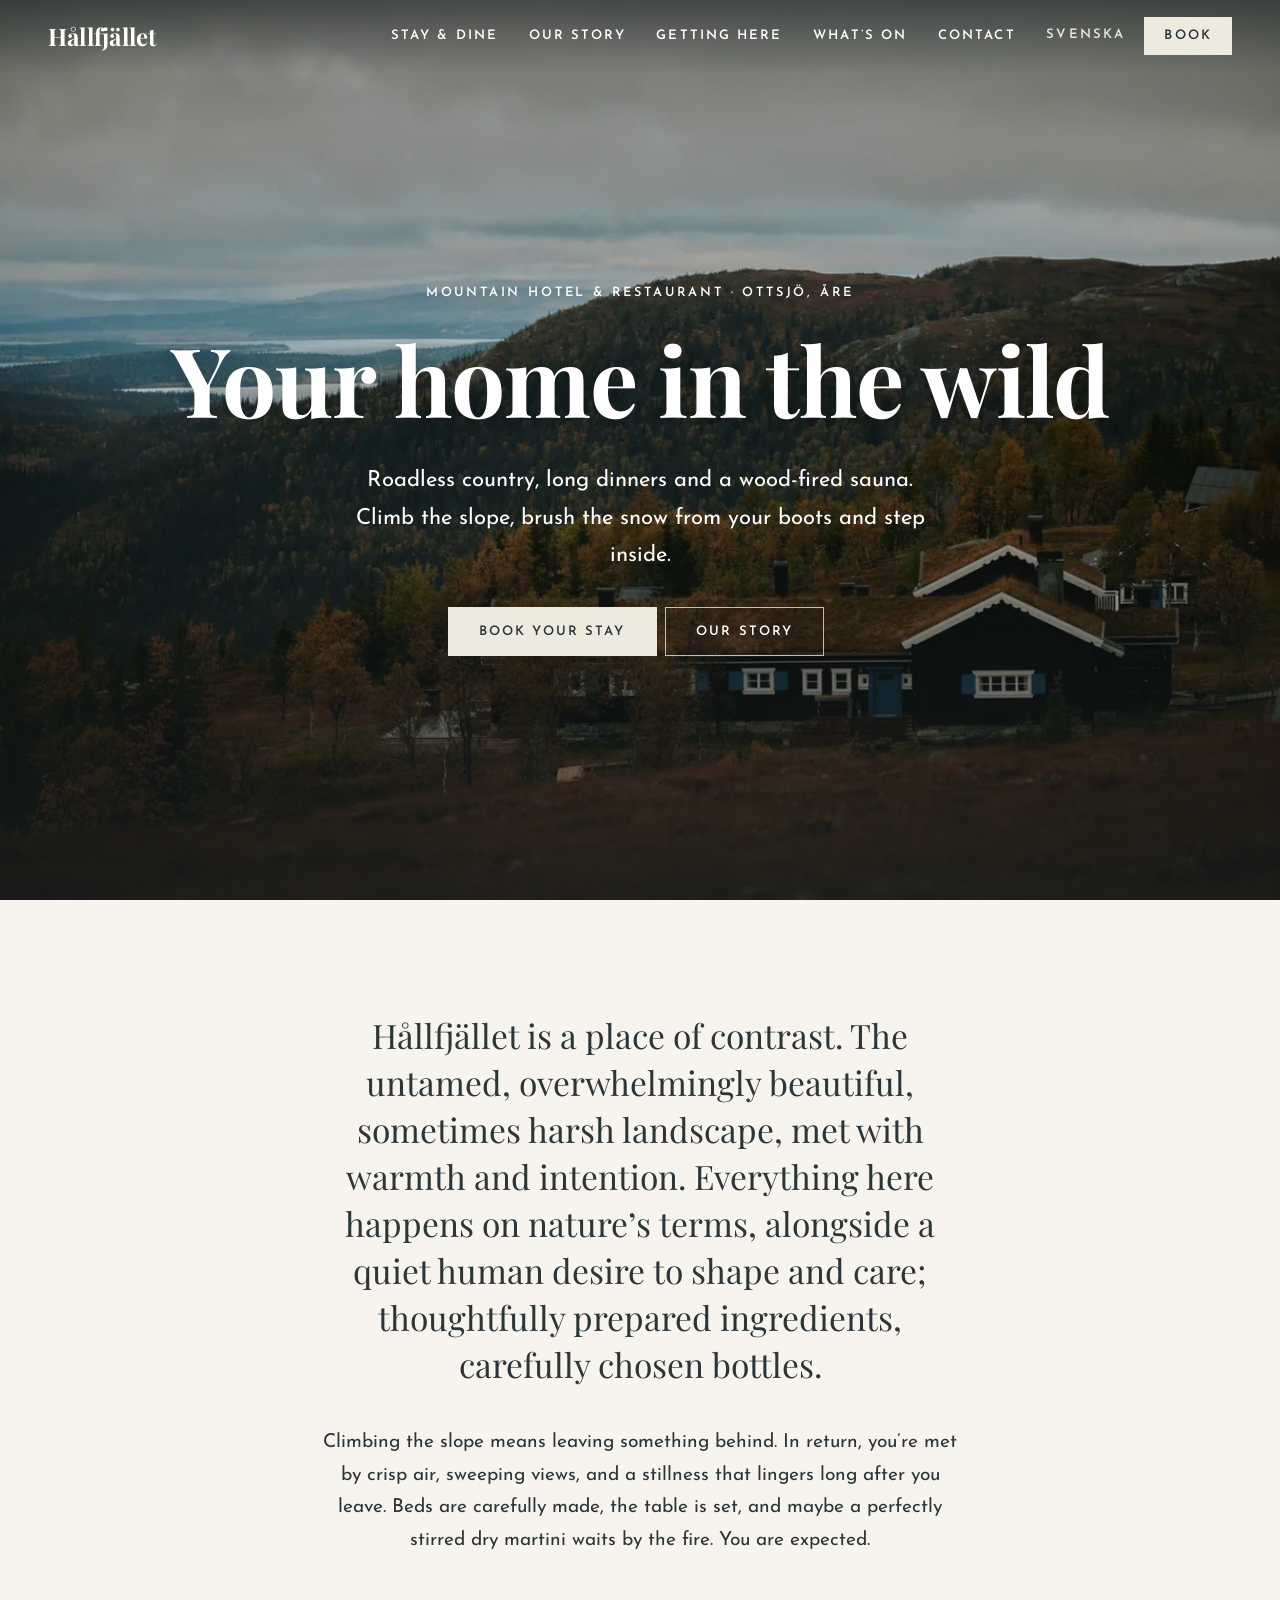
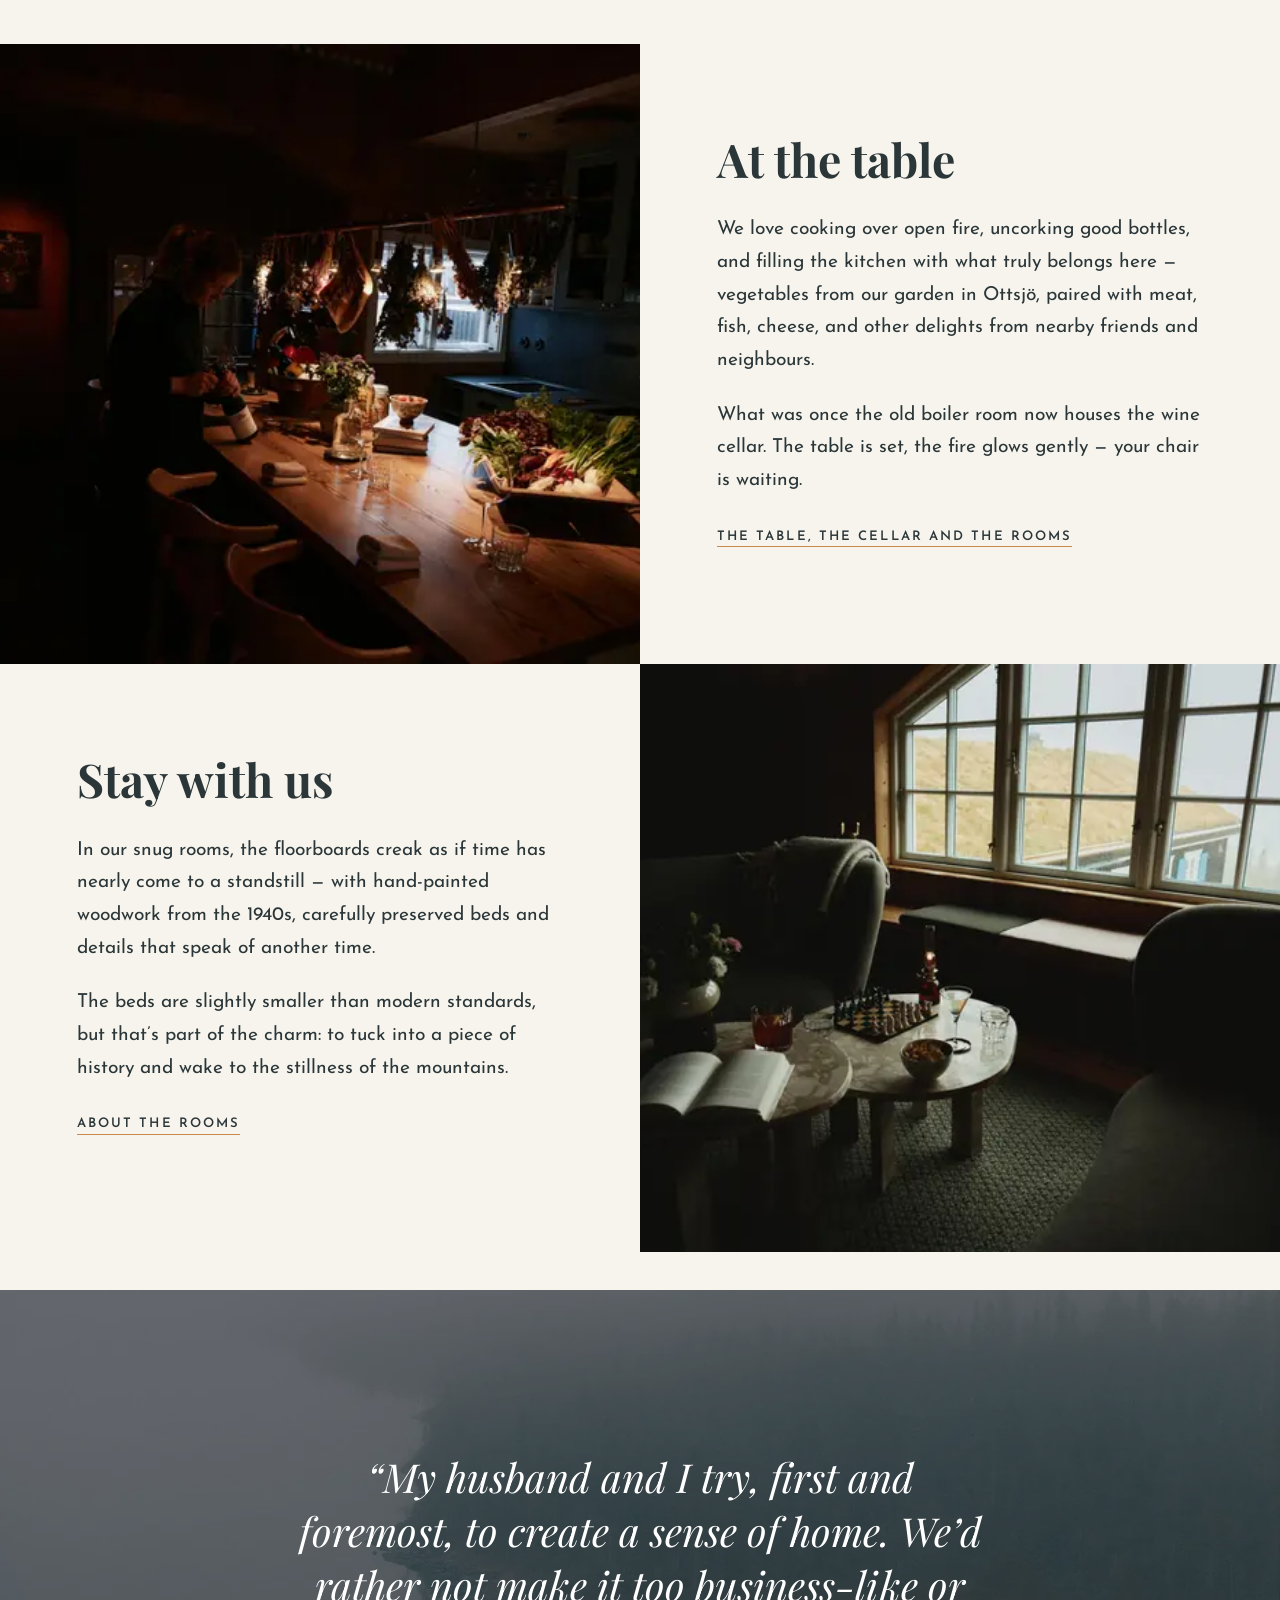
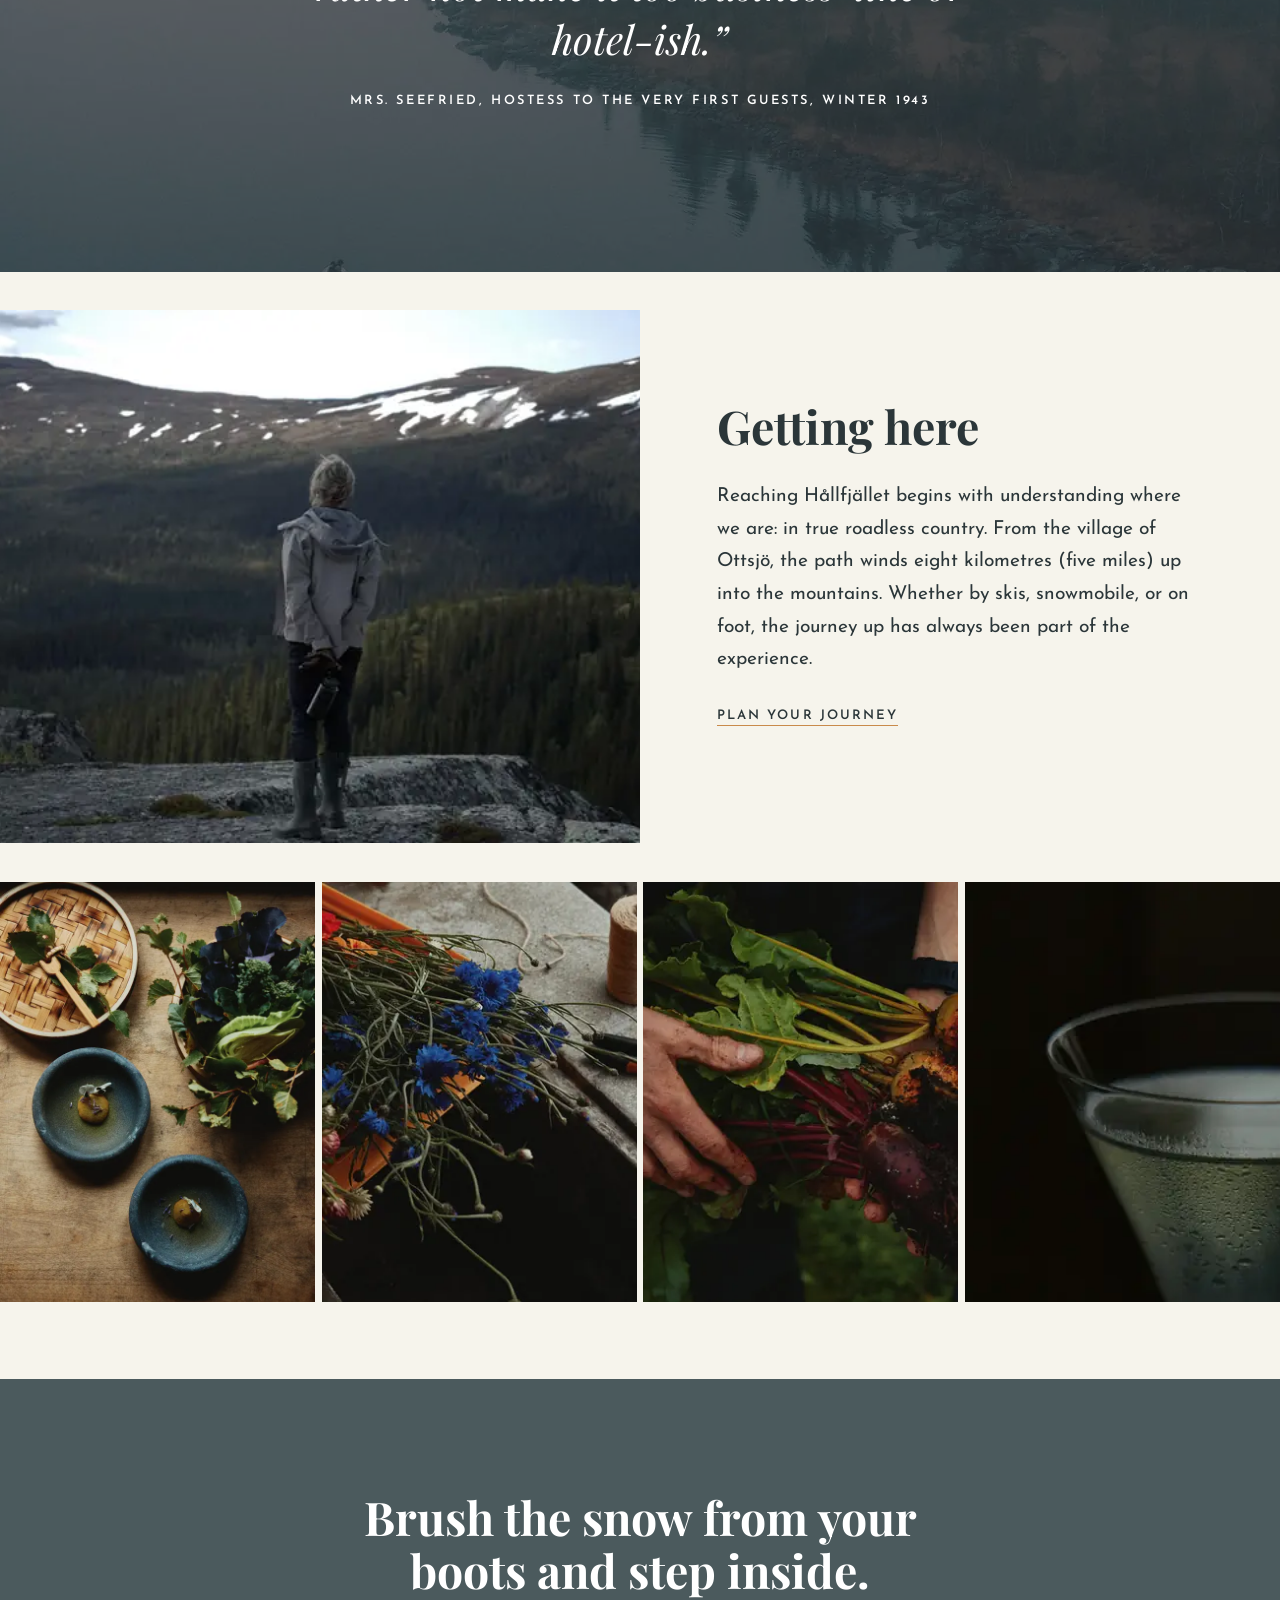
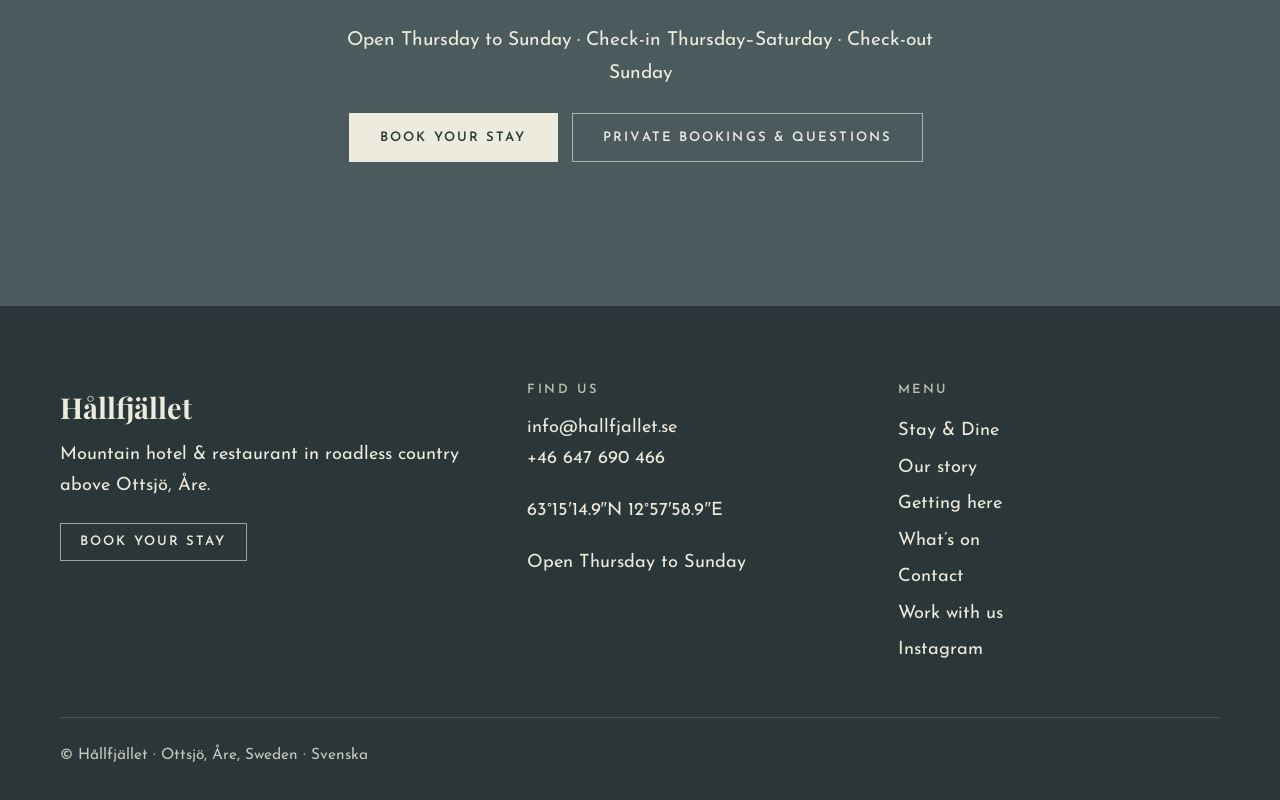
<file: index.html>
<!DOCTYPE html>
<html lang="en">
<head>
<meta charset="UTF-8">
<meta name="viewport" content="width=device-width, initial-scale=1">
<title>Hållfjället – Mountain Hotel &amp; Restaurant · Fjällhotell &amp; restaurang</title>
<meta name="description" content="Hållfjället is a small mountain hotel and restaurant above Ottsjö in Åre, Sweden. / Ett litet fjällhotell och en restaurang ovanför Ottsjö i Åre.">
<meta name="theme-color" content="#2b3639">
<link rel="canonical" href="https://www.hallfjallet.se/">
<link rel="alternate" hreflang="en" href="https://www.hallfjallet.se/en/">
<link rel="alternate" hreflang="sv" href="https://www.hallfjallet.se/sv/">
<link rel="alternate" hreflang="x-default" href="https://www.hallfjallet.se/en/">
<meta property="og:title" content="Hållfjället">
<meta property="og:description" content="Mountain hotel &amp; restaurant in Ottsjö, Åre, Sweden.">
<meta property="og:image" content="https://www.hallfjallet.se/assets/img/og.jpg">
<link rel="icon" type="image/x-icon" href="/favicon.ico">
<link rel="apple-touch-icon" sizes="180x180" href="/apple-touch-icon.png">
<link rel="preconnect" href="https://fonts.googleapis.com">
<link rel="preconnect" href="https://fonts.gstatic.com" crossorigin>
<link href="https://fonts.googleapis.com/css2?family=Josefin+Sans:wght@300;400;600&family=Playfair+Display:wght@700&display=swap" rel="stylesheet">
<link rel="stylesheet" href="/assets/style.css">
<script>
  (function () {
    try {
      var l = (navigator.languages && navigator.languages[0]) || navigator.language || 'en';
      location.replace(/^sv/i.test(l) ? '/sv/' : '/en/');
    } catch (e) {}
  })();
</script>
</head>
<body class="splash">
<main class="splash-inner">
  <p class="eyebrow">Welcome to · Välkommen till</p>
  <h1>Hållfjället</h1>
  <p class="lead">Mountain hotel &amp; restaurant in Ottsjö, Åre<br>Fjällhotell &amp; restaurang i Ottsjö, Åre</p>
  <p class="hero-actions"><a class="btn btn-solid" href="/en/" hreflang="en" lang="en">English</a> <a class="btn btn-ghost" href="/sv/" hreflang="sv" lang="sv">Svenska</a></p>
</main>
</body>
</html>
</file>
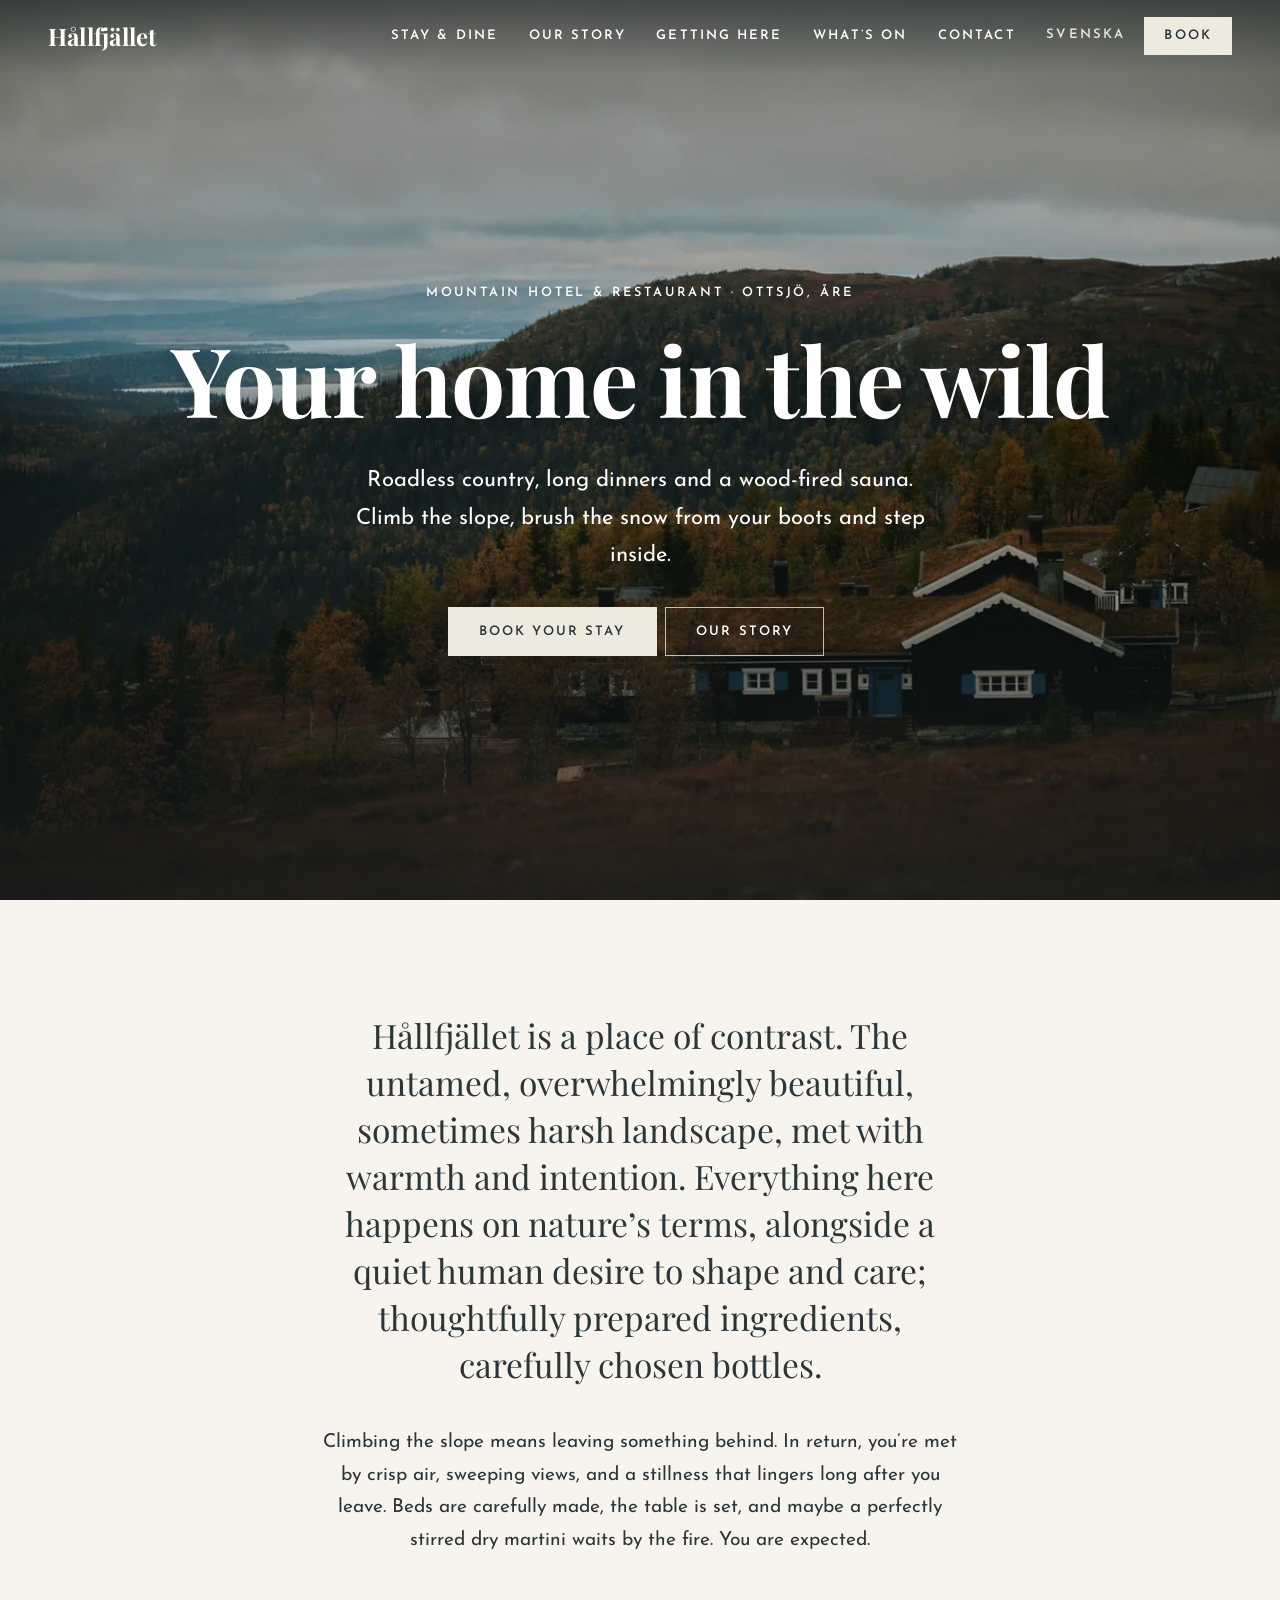
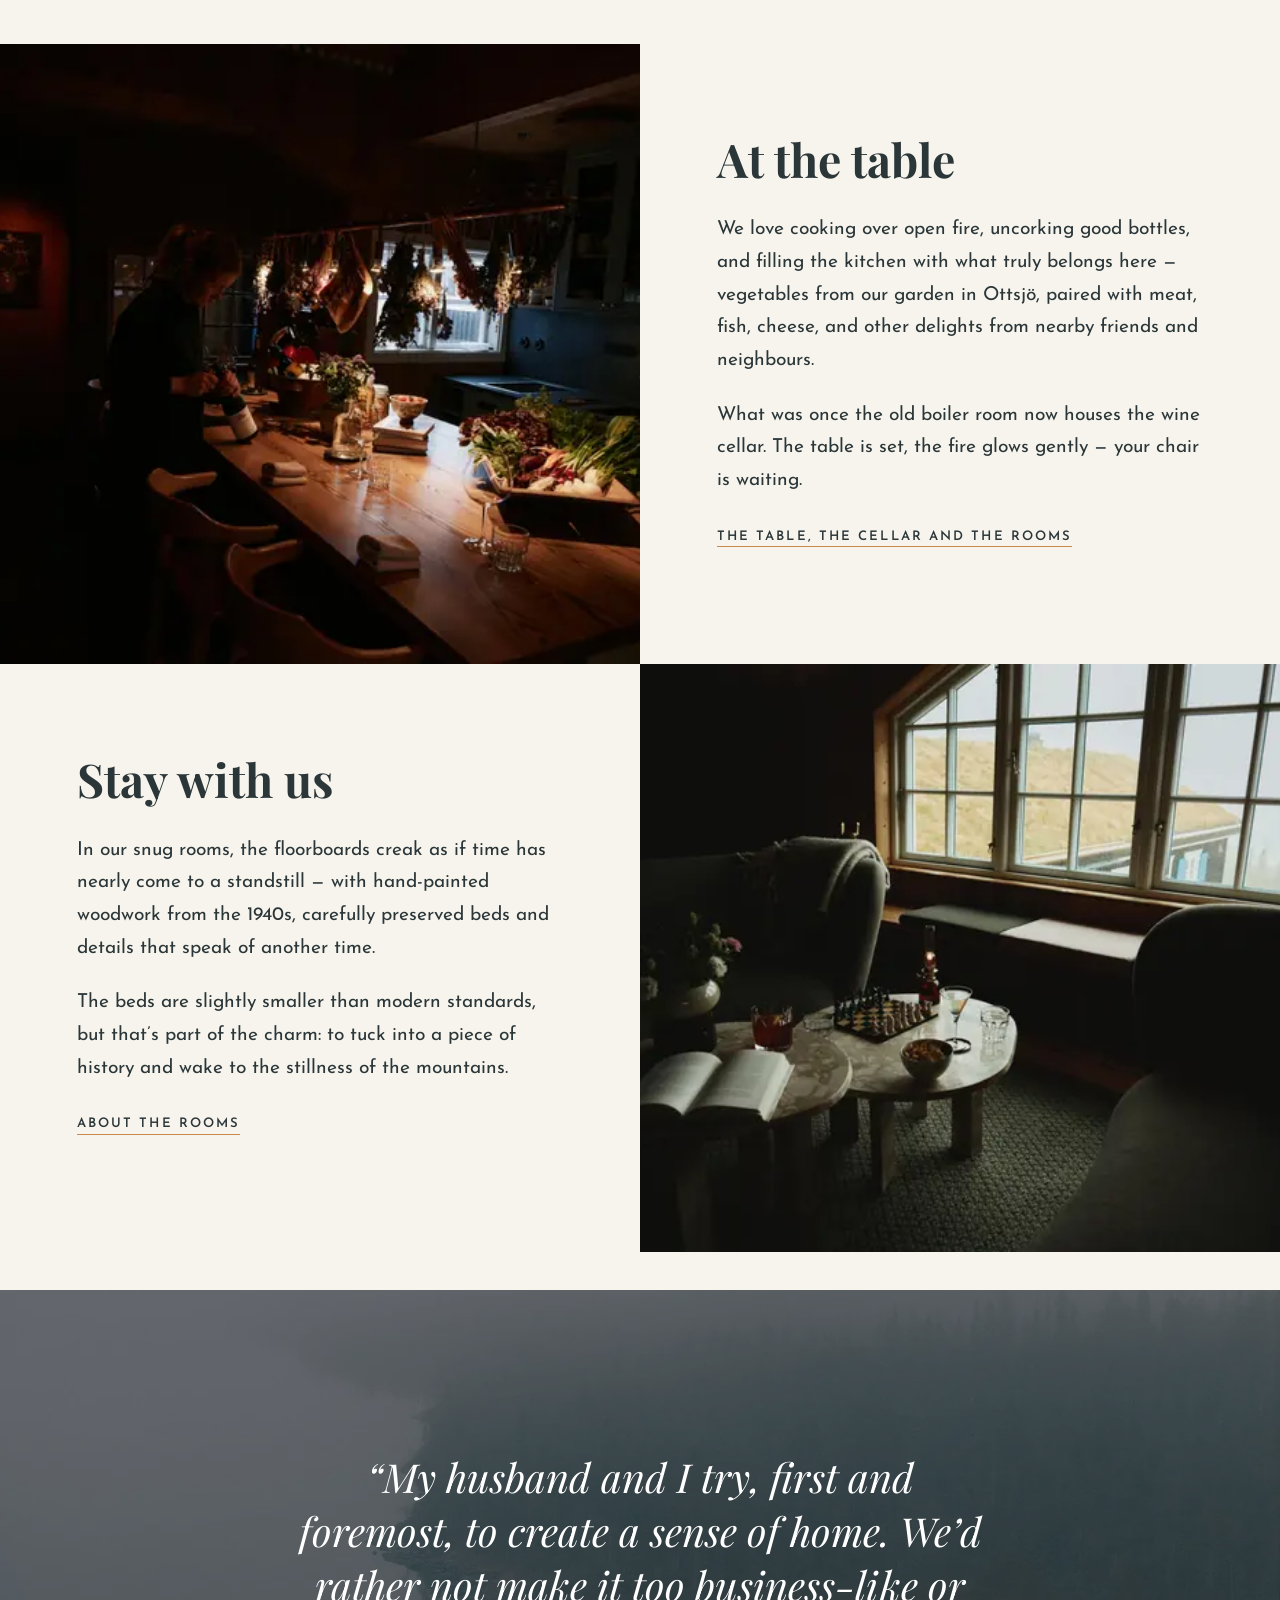
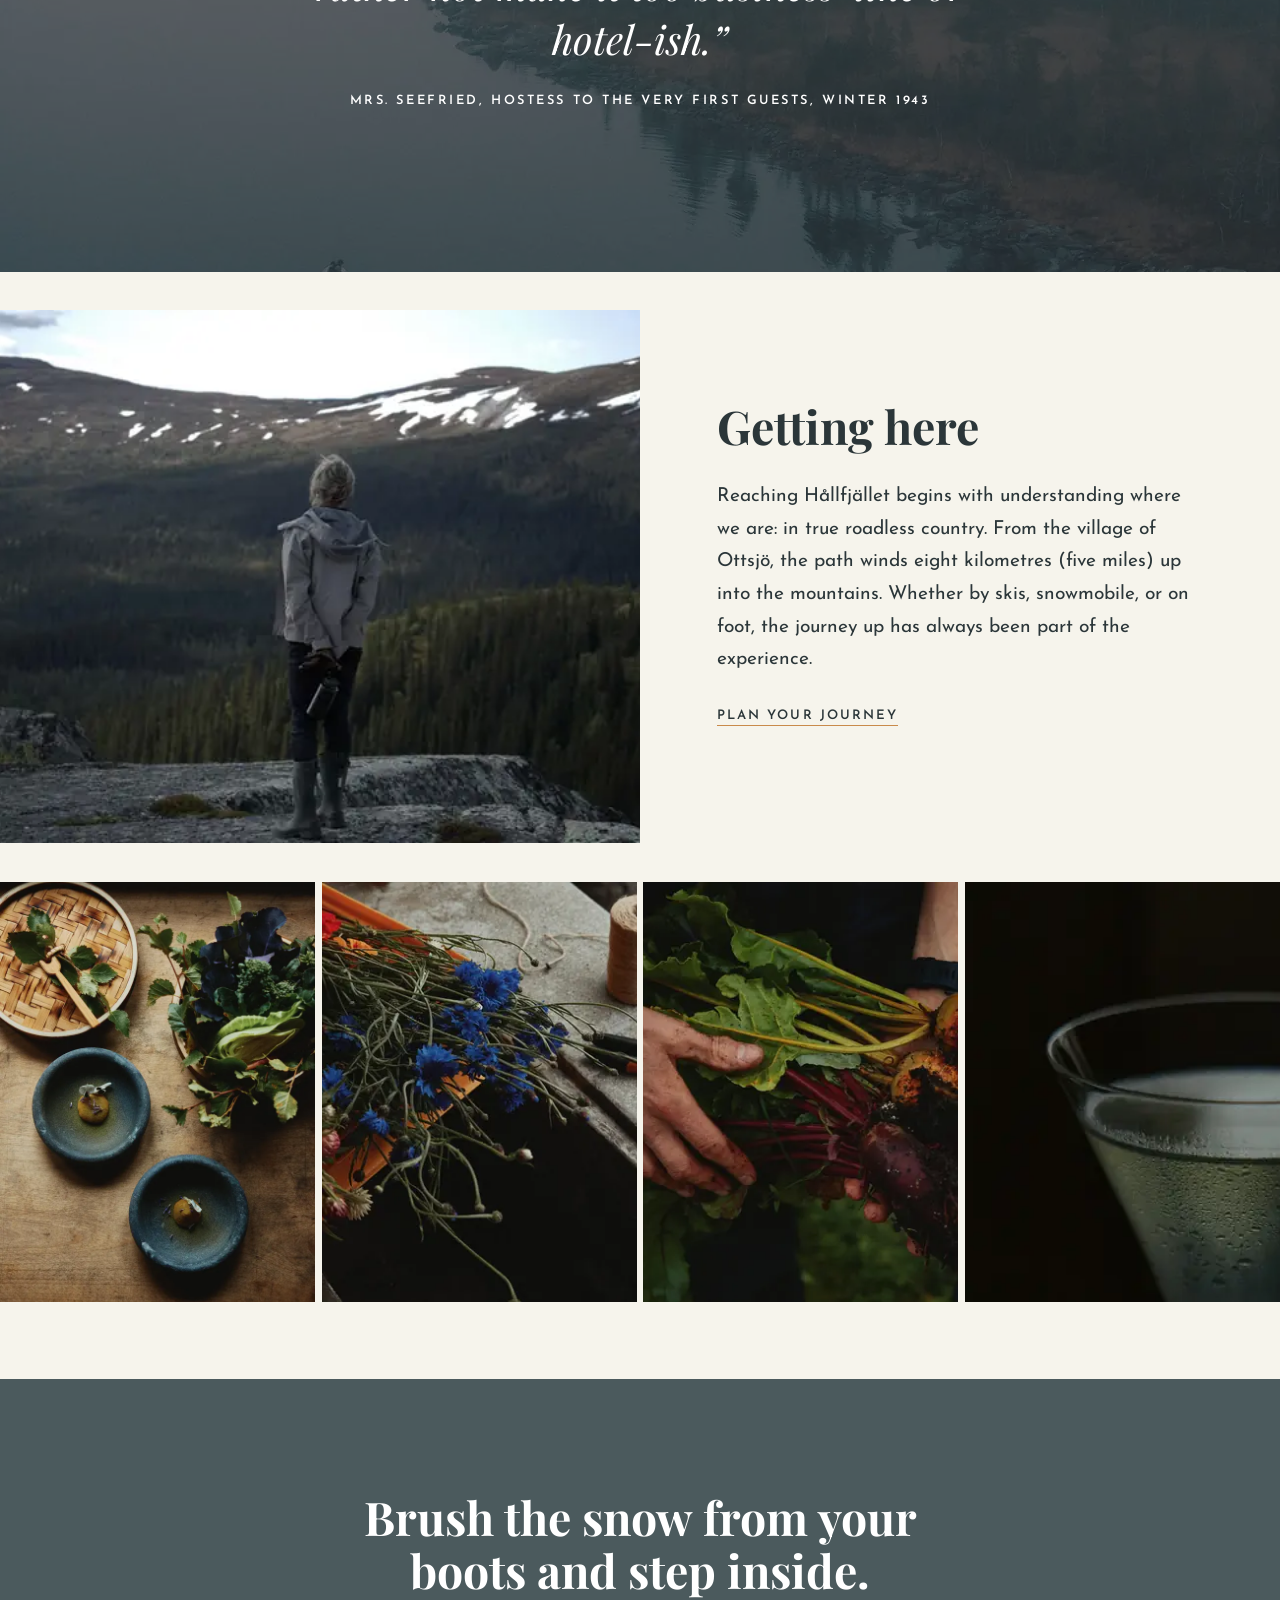
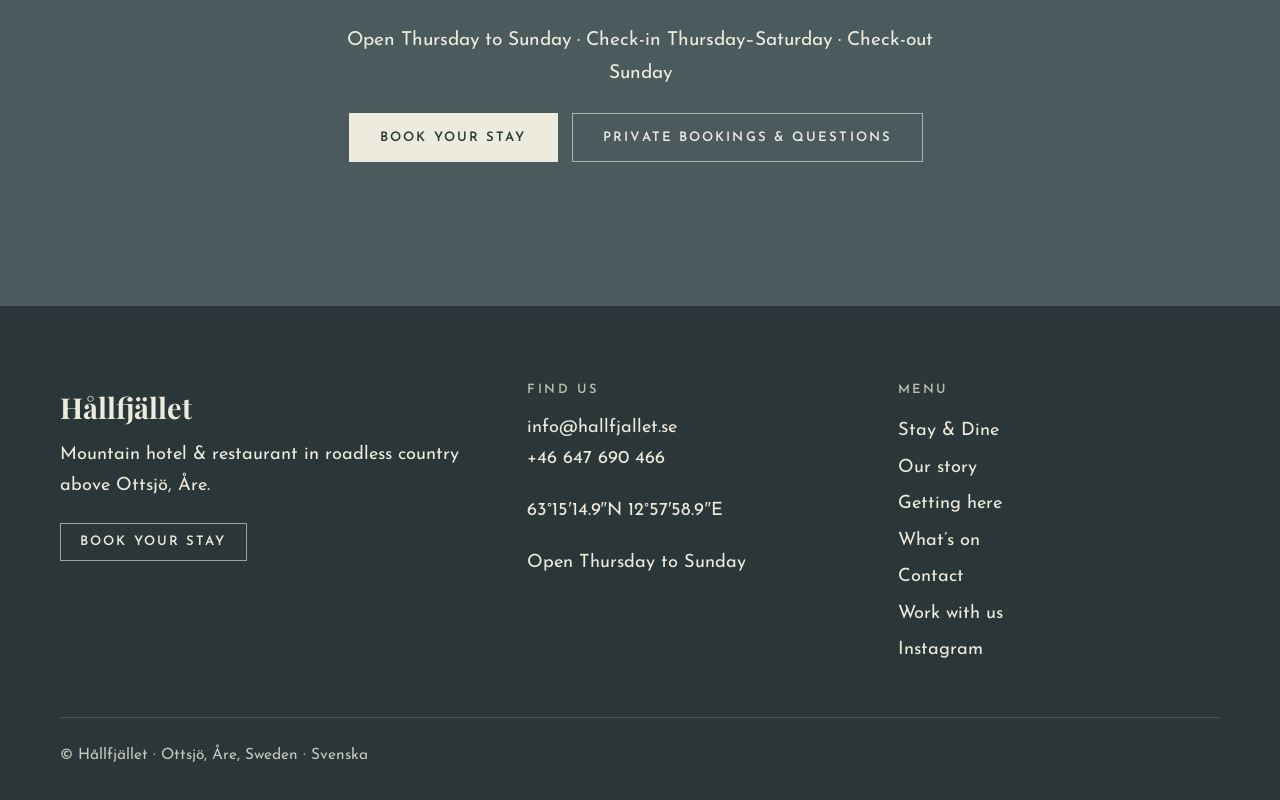
<file: en/index.html>
<!DOCTYPE html>
<html lang="en">
<head>
<meta charset="UTF-8">
<meta name="viewport" content="width=device-width, initial-scale=1">
<title>Hållfjället – Mountain Hotel &amp; Restaurant in Ottsjö, Åre, Sweden</title>
<meta name="description" content="Hållfjället is a small mountain hotel and restaurant above Ottsjö in Åre, Sweden. Seasonal food, wood-fired saunas and sweeping mountain views.">
<meta name="theme-color" content="#2b3639">
<link rel="canonical" href="https://www.hallfjallet.se/en/">
<link rel="alternate" hreflang="en" href="https://www.hallfjallet.se/en/">
<link rel="alternate" hreflang="sv" href="https://www.hallfjallet.se/sv/">
<link rel="alternate" hreflang="x-default" href="https://www.hallfjallet.se/en/">
<meta property="og:type" content="website">
<meta property="og:site_name" content="Hållfjället">
<meta property="og:title" content="Hållfjället – Mountain Hotel &amp; Restaurant in Ottsjö, Åre, Sweden">
<meta property="og:description" content="Hållfjället is a small mountain hotel and restaurant above Ottsjö in Åre, Sweden. Seasonal food, wood-fired saunas and sweeping mountain views.">
<meta property="og:url" content="https://www.hallfjallet.se/en/">
<meta property="og:image" content="https://www.hallfjallet.se/assets/img/og.jpg">
<meta property="og:locale" content="en_GB">
<meta name="twitter:card" content="summary_large_image">
<link rel="icon" type="image/x-icon" href="/favicon.ico">
<link rel="apple-touch-icon" sizes="180x180" href="/apple-touch-icon.png">
<link rel="preconnect" href="https://fonts.googleapis.com">
<link rel="preconnect" href="https://fonts.gstatic.com" crossorigin>
<link href="https://fonts.googleapis.com/css2?family=Josefin+Sans:wght@300;400;600&family=Playfair+Display:ital,wght@0,400;0,700;1,400&display=swap" rel="stylesheet">
<link rel="stylesheet" href="/assets/style.css">
<script type="application/ld+json">{"@context": "https://schema.org", "@graph": [{"@type": "Hotel", "name": "Hållfjället", "url": "https://www.hallfjallet.se/", "description": "Small mountain hotel and restaurant in roadless country above Ottsjö in the southern Åre mountains, Sweden.", "email": "info@hallfjallet.se", "telephone": "+46647690466", "image": "https://www.hallfjallet.se/assets/img/og.jpg", "sameAs": ["https://instagram.com/hallfjallsgarden"], "address": {"@type": "PostalAddress", "addressLocality": "Ottsjö", "addressRegion": "Jämtland", "addressCountry": "SE"}, "geo": {"@type": "GeoCoordinates", "latitude": 63.25414, "longitude": 12.96636}}, {"@type": "Restaurant", "name": "Hållfjället", "url": "https://www.hallfjallet.se/", "servesCuisine": "Seasonal Nordic", "telephone": "+46647690466", "geo": {"@type": "GeoCoordinates", "latitude": 63.25414, "longitude": 12.96636}, "address": {"@type": "PostalAddress", "addressLocality": "Ottsjö", "addressCountry": "SE"}}]}</script>
</head>
<body class="page-home">
<a class="skip" href="#main">Skip to content</a>
<header class="site-header" id="top">
  <a class="brand" href="/en/" aria-label="Hållfjället – Home">Hållfjället</a>
  <button class="nav-toggle" aria-expanded="false" aria-controls="nav"><span class="sr">Menu</span><span class="bars" aria-hidden="true"></span></button>
  <nav id="nav" class="site-nav" aria-label="Menu">
    <ul><li><a href="/en/stay-and-dine/">Stay & Dine</a></li><li><a href="/en/our-story/">Our story</a></li><li><a href="/en/getting-here/">Getting here</a></li><li><a href="/en/whats-on/">What’s on</a></li><li><a href="/en/contact/">Contact</a></li></ul>
    <div class="nav-actions">
      <a class="lang" href="/sv/" hreflang="sv" lang="sv">Svenska</a>
      <a class="btn btn-solid btn-small" href="https://online.bookvisit.com/package?channelid=b6e866a4-7126-457c-83b1-7e566d886ac0&langid=2" target="_blank" rel="noopener">Book</a>
    </div>
  </nav>
</header>
<main id="main">
<section class="hero hero-tall">
  <img class="hero-img" src="/assets/img/lodge-autumn-1280.webp" srcset="/assets/img/lodge-autumn-640.webp 640w, /assets/img/lodge-autumn-1280.webp 1280w, /assets/img/lodge-autumn-1920.webp 1920w" sizes="100vw" alt="The lodge among autumn birches beneath the mountain, lakes in the distance" loading="eager" decoding="async">
  <div class="hero-shade"></div>
  <div class="hero-inner">
    <p class="eyebrow">Mountain hotel & restaurant · Ottsjö, Åre</p>
    <h1>Your home in the wild</h1>
    <p class="lead">Roadless country, long dinners and a wood-fired sauna. Climb the slope, brush the snow from your boots and step inside.</p>
    <div class="hero-actions"><a class="btn btn-solid" href="https://online.bookvisit.com/package?channelid=b6e866a4-7126-457c-83b1-7e566d886ac0&langid=2" target="_blank" rel="noopener">Book your stay</a><a class="btn btn-ghost" href="/en/our-story/">Our story</a></div>
  </div>
</section>
<section class="intro reveal">
  <p class="drop">Hållfjället is a place of contrast. The untamed, overwhelmingly beautiful, sometimes harsh landscape, met with warmth and intention. Everything here happens on nature’s terms, alongside a quiet human desire to shape and care; thoughtfully prepared ingredients, carefully chosen bottles.</p>
  <p>Climbing the slope means leaving something behind. In return, you’re met by crisp air, sweeping views, and a stillness that lingers long after you leave. Beds are carefully made, the table is set, and maybe a perfectly stirred dry martini waits by the fire. You are expected.</p>
</section>
<section class="split">
  <div class="split-media reveal"><img src="/assets/img/dining-room-1280.webp" srcset="/assets/img/dining-room-640.webp 640w, /assets/img/dining-room-640.webp 640w, /assets/img/dining-room-1280.webp 1280w, /assets/img/dining-room-1280.webp 1280w, /assets/img/dining-room-1920.webp 1920w" sizes="(min-width: 900px) 50vw, 100vw" alt="The candle-lit dining room with a long laid table" loading="lazy" decoding="async"></div>
  <div class="split-text reveal">
    <h2>At the table</h2>
    <p>We love cooking over open fire, uncorking good bottles, and filling the kitchen with what truly belongs here — vegetables from our garden in Ottsjö, paired with meat, fish, cheese, and other delights from nearby friends and neighbours.</p><p>What was once the old boiler room now houses the wine cellar. The table is set, the fire glows gently — your chair is waiting.</p>
    <p><a class="more" href="/en/stay-and-dine/#table">The table, the cellar and the rooms</a></p>
  </div>
</section>
<section class="split reverse">
  <div class="split-media reveal"><img src="/assets/img/sitting-room-1280.webp" srcset="/assets/img/sitting-room-640.webp 640w, /assets/img/sitting-room-1280.webp 1280w, /assets/img/sitting-room-1920.webp 1920w" sizes="(min-width: 900px) 50vw, 100vw" alt="A sitting room with big windows and a low table with books" loading="lazy" decoding="async"></div>
  <div class="split-text reveal">
    <h2>Stay with us</h2>
    <p>In our snug rooms, the floorboards creak as if time has nearly come to a standstill — with hand-painted woodwork from the 1940s, carefully preserved beds and details that speak of another time.</p><p>The beds are slightly smaller than modern standards, but that’s part of the charm: to tuck into a piece of history and wake to the stillness of the mountains.</p>
    <p><a class="more" href="/en/stay-and-dine/#stay">About the rooms</a></p>
  </div>
</section>
<section class="quote-band">
  <img src="/assets/img/lake-mist-1280.webp" srcset="/assets/img/lake-mist-640.webp 640w, /assets/img/lake-mist-1280.webp 1280w, /assets/img/lake-mist-1920.webp 1920w" sizes="100vw" alt="A lone canoe on a still mountain lake wrapped in mist" loading="lazy" decoding="async">
  <div class="quote-shade"></div>
  <blockquote class="reveal">
    <p>“My husband and I try, first and foremost, to create a sense of home. We’d rather not make it too business-like or hotel-ish.”</p>
    <footer>Mrs. Seefried, hostess to the very first guests, winter 1943</footer>
  </blockquote>
</section>
<section class="split">
  <div class="split-media reveal"><img src="/assets/img/hiker-ridge-1280.webp" srcset="/assets/img/hiker-ridge-640.webp 640w, /assets/img/hiker-ridge-1280.webp 1280w, /assets/img/hiker-ridge-1920.webp 1920w" sizes="(min-width: 900px) 50vw, 100vw" alt="A walker looking out over a valley with snow patches on the far ridge" loading="lazy" decoding="async"></div>
  <div class="split-text reveal">
    <h2>Getting here</h2>
    <p>Reaching Hållfjället begins with understanding where we are: in true roadless country. From the village of Ottsjö, the path winds eight kilometres (five miles) up into the mountains. Whether by skis, snowmobile, or on foot, the journey up has always been part of the experience.</p>
    <p><a class="more" href="/en/getting-here/">Plan your journey</a></p>
  </div>
</section>
<section class="gallery" aria-label="Gallery">
  <div class="gallery-grid">
    <figure><img src="/assets/img/tabletop-dishes-1280.webp" srcset="/assets/img/tabletop-dishes-640.webp 640w, /assets/img/tabletop-dishes-1280.webp 1280w" sizes="(min-width: 900px) 25vw, 50vw" alt="Blue bowls, a woven bread basket and greens on a wooden table" loading="lazy" decoding="async"></figure>
    <figure><img src="/assets/img/wildflowers-1280.webp" srcset="/assets/img/wildflowers-640.webp 640w, /assets/img/wildflowers-1280.webp 1280w, /assets/img/wildflowers-1920.webp 1920w" sizes="(min-width: 900px) 25vw, 50vw" alt="Wild flowers and secateurs on a stone ledge" loading="lazy" decoding="async"></figure>
    <figure><img src="/assets/img/beetroot-hands-1280.webp" srcset="/assets/img/beetroot-hands-640.webp 640w, /assets/img/beetroot-hands-1280.webp 1280w, /assets/img/beetroot-hands-1920.webp 1920w" sizes="(min-width: 900px) 25vw, 50vw" alt="Hands holding freshly pulled beetroot and greens" loading="lazy" decoding="async"></figure>
    <figure><img src="/assets/img/martini-1280.webp" srcset="/assets/img/martini-640.webp 640w, /assets/img/martini-1280.webp 1280w, /assets/img/martini-1920.webp 1920w" sizes="(min-width: 900px) 25vw, 50vw" alt="A dry martini in a frosted glass" loading="lazy" decoding="async"></figure>
  </div>
</section>
<!-- TODO: awards strip. Add press / award logos here once the exact awards and wording are confirmed. -->
<section class="reserve">
  <div class="reserve-inner reveal">
    <h2>Brush the snow from your boots and step inside.</h2>
    <p>Open Thursday to Sunday · Check-in Thursday–Saturday · Check-out Sunday</p>
    <p><a class="btn btn-solid" href="https://online.bookvisit.com/package?channelid=b6e866a4-7126-457c-83b1-7e566d886ac0&langid=2" target="_blank" rel="noopener">Book your stay</a> <a class="btn btn-ghost" href="/en/contact/">Private bookings & questions</a></p>
  </div>
</section>
</main>
<footer class="site-footer">
  <div class="footer-grid">
    <div>
      <p class="footer-brand">Hållfjället</p>
      <p>Mountain hotel & restaurant in roadless country above Ottsjö, Åre.</p>
      <p><a class="btn btn-outline btn-small" href="https://online.bookvisit.com/package?channelid=b6e866a4-7126-457c-83b1-7e566d886ac0&langid=2" target="_blank" rel="noopener">Book your stay</a></p>
    </div>
    <div>
      <h2>Find us</h2>
      <p><a href="mailto:info@hallfjallet.se">info@hallfjallet.se</a><br><a href="tel:+46647690466">+46 647 690 466</a></p>
      <p><a href="https://maps.app.goo.gl/cN29GmALMJw5GViJA" target="_blank" rel="noopener">63°15′14.9″N 12°57′58.9″E</a></p>
      <p>Open Thursday to Sunday</p>
    </div>
    <div>
      <h2>Menu</h2>
      <ul class="footer-links"><li><a href="/en/stay-and-dine/">Stay & Dine</a></li><li><a href="/en/our-story/">Our story</a></li><li><a href="/en/getting-here/">Getting here</a></li><li><a href="/en/whats-on/">What’s on</a></li><li><a href="/en/contact/">Contact</a></li><li><a href="/en/work-with-us/">Work with us</a></li><li><a href="https://instagram.com/hallfjallsgarden" target="_blank" rel="noopener">Instagram</a></li></ul>
    </div>
  </div>
  <p class="legal">© Hållfjället · Ottsjö, Åre, Sweden · <a href="/sv/" hreflang="sv" lang="sv">Svenska</a></p>
</footer>
<script src="/assets/site.js" defer></script>
</body>
</html>
</file>
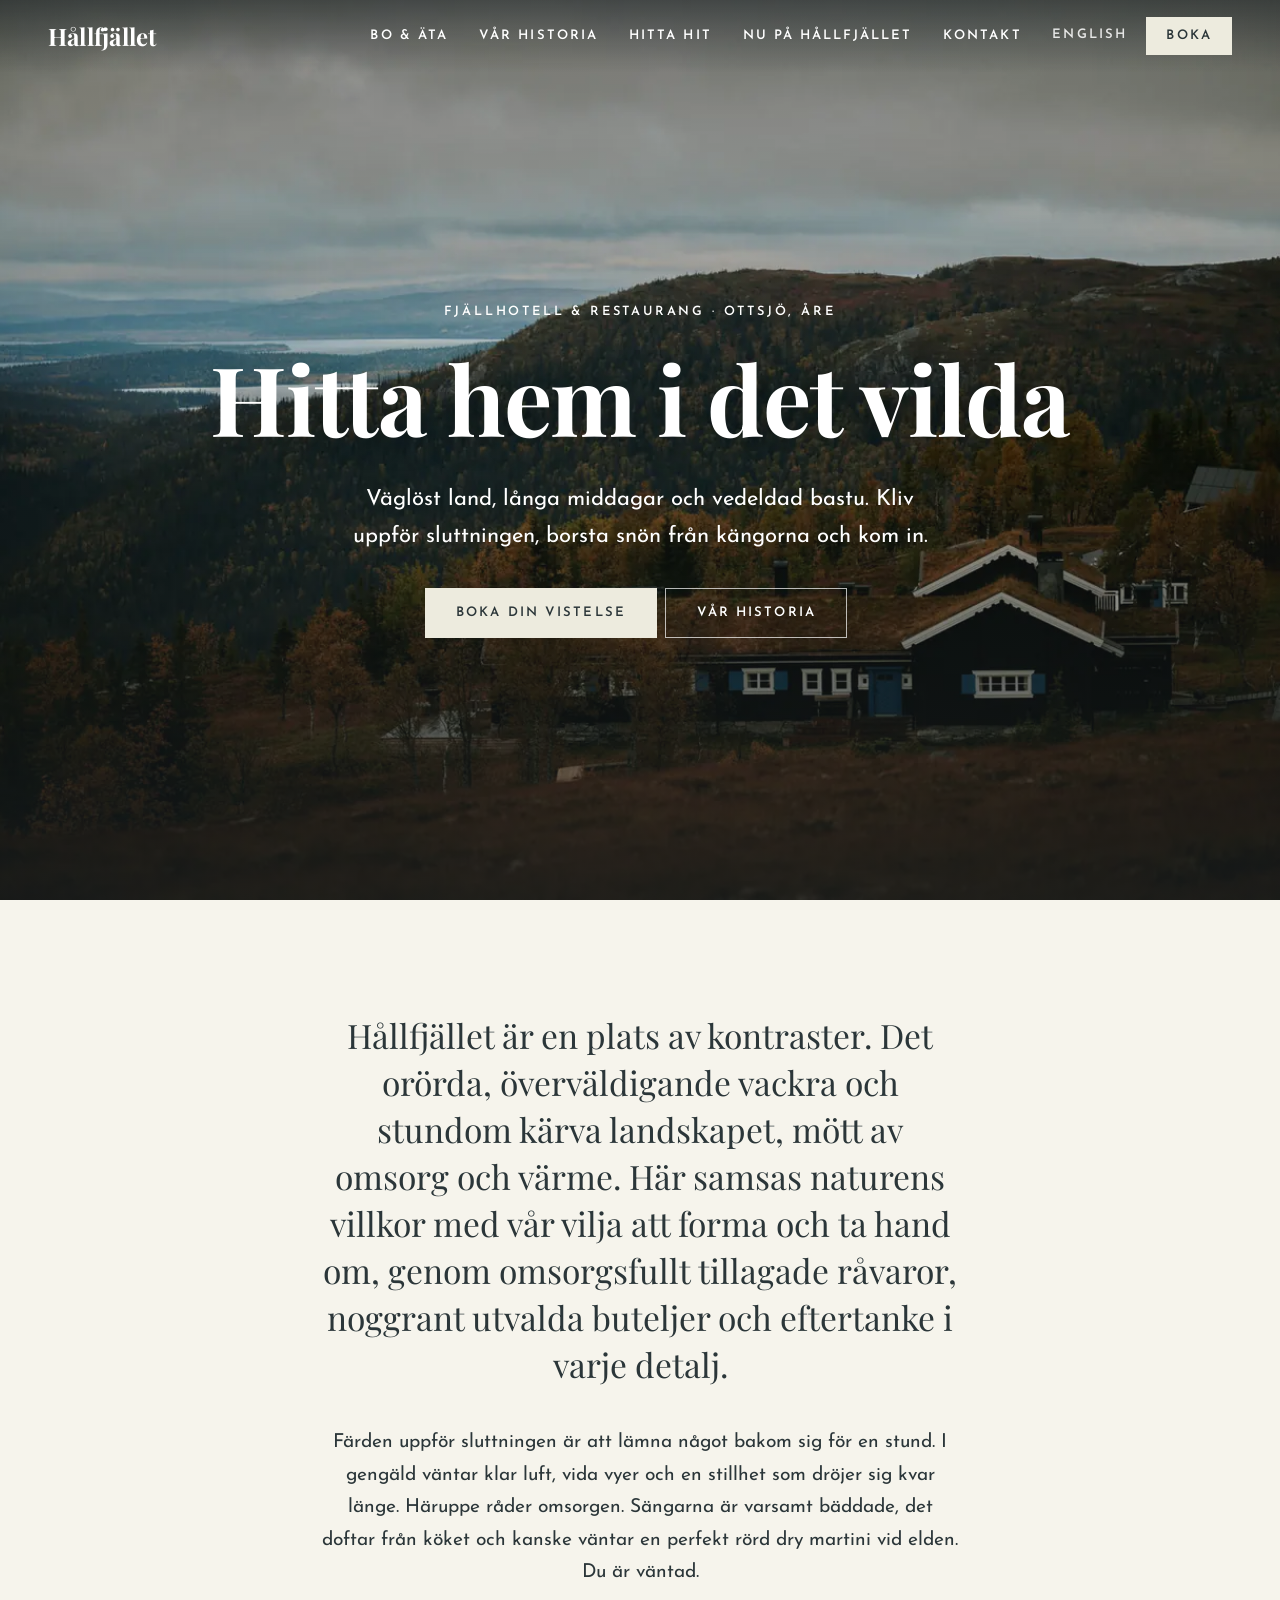
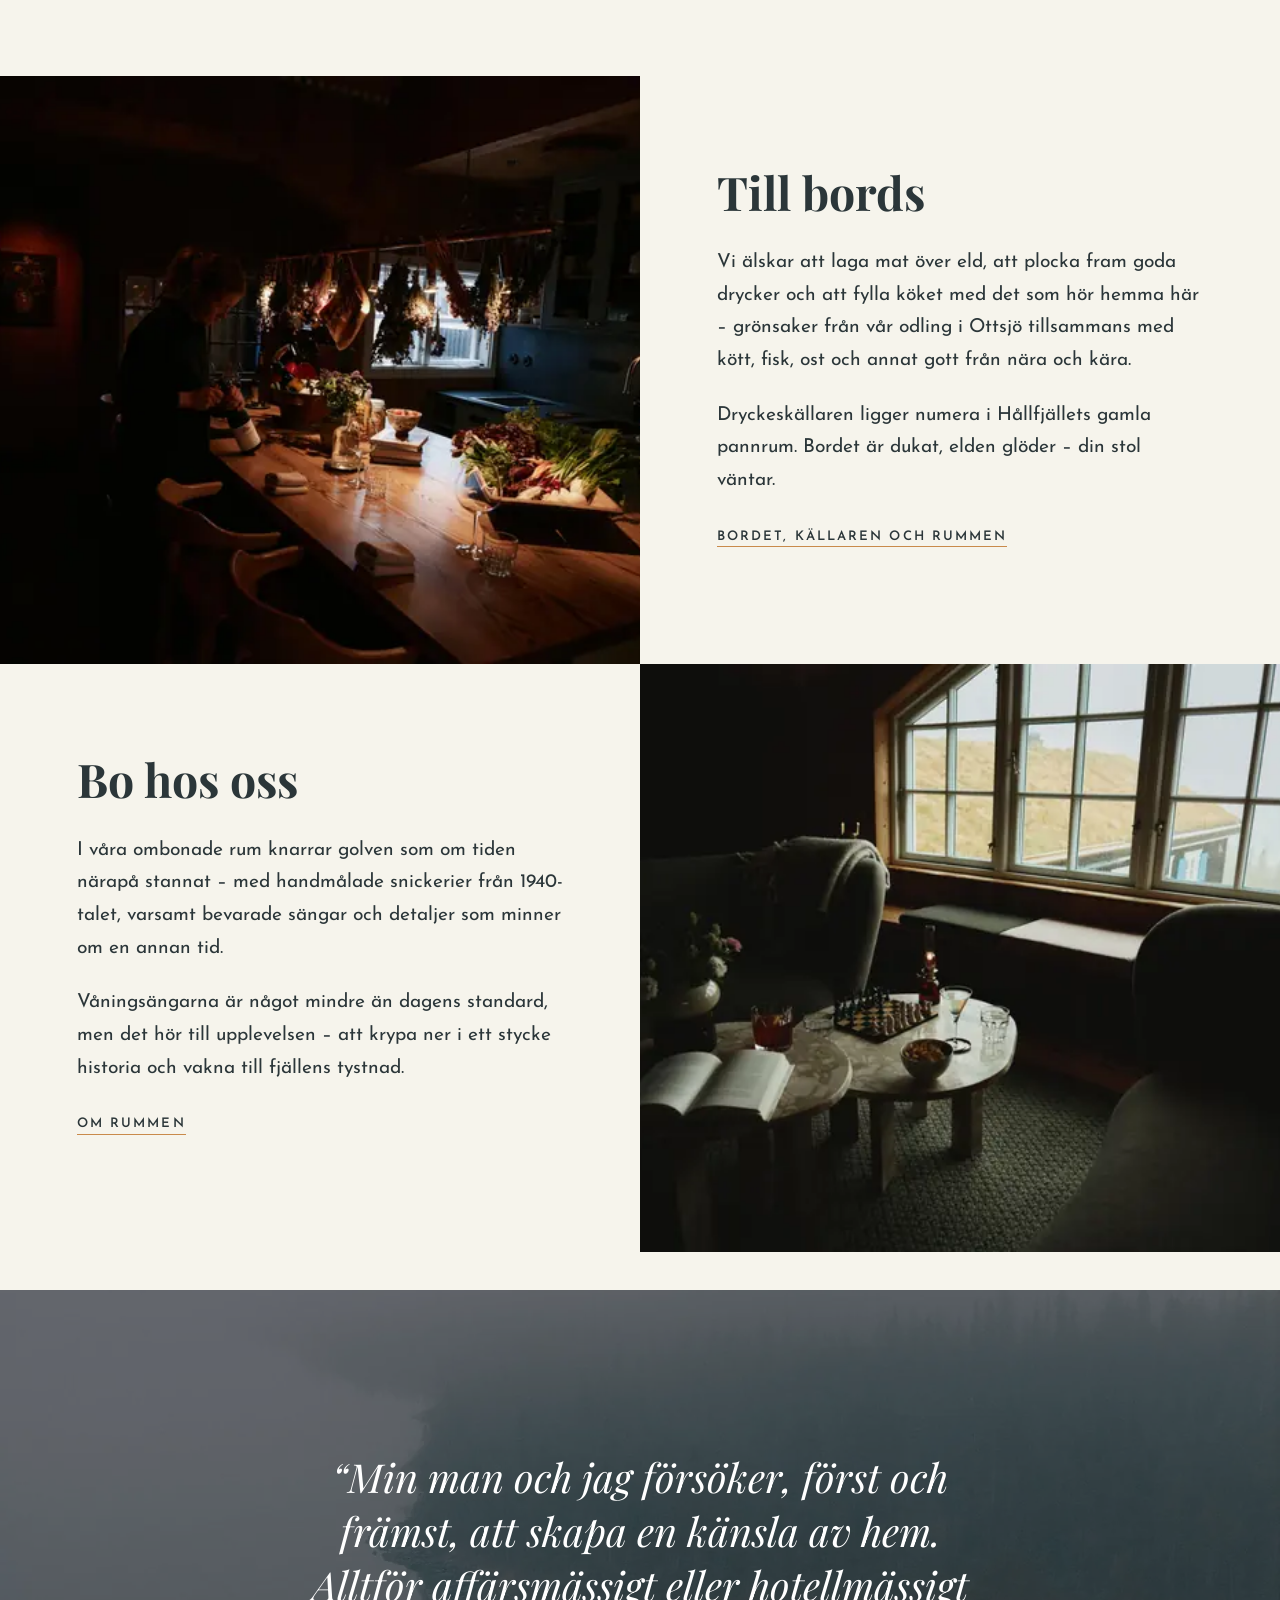
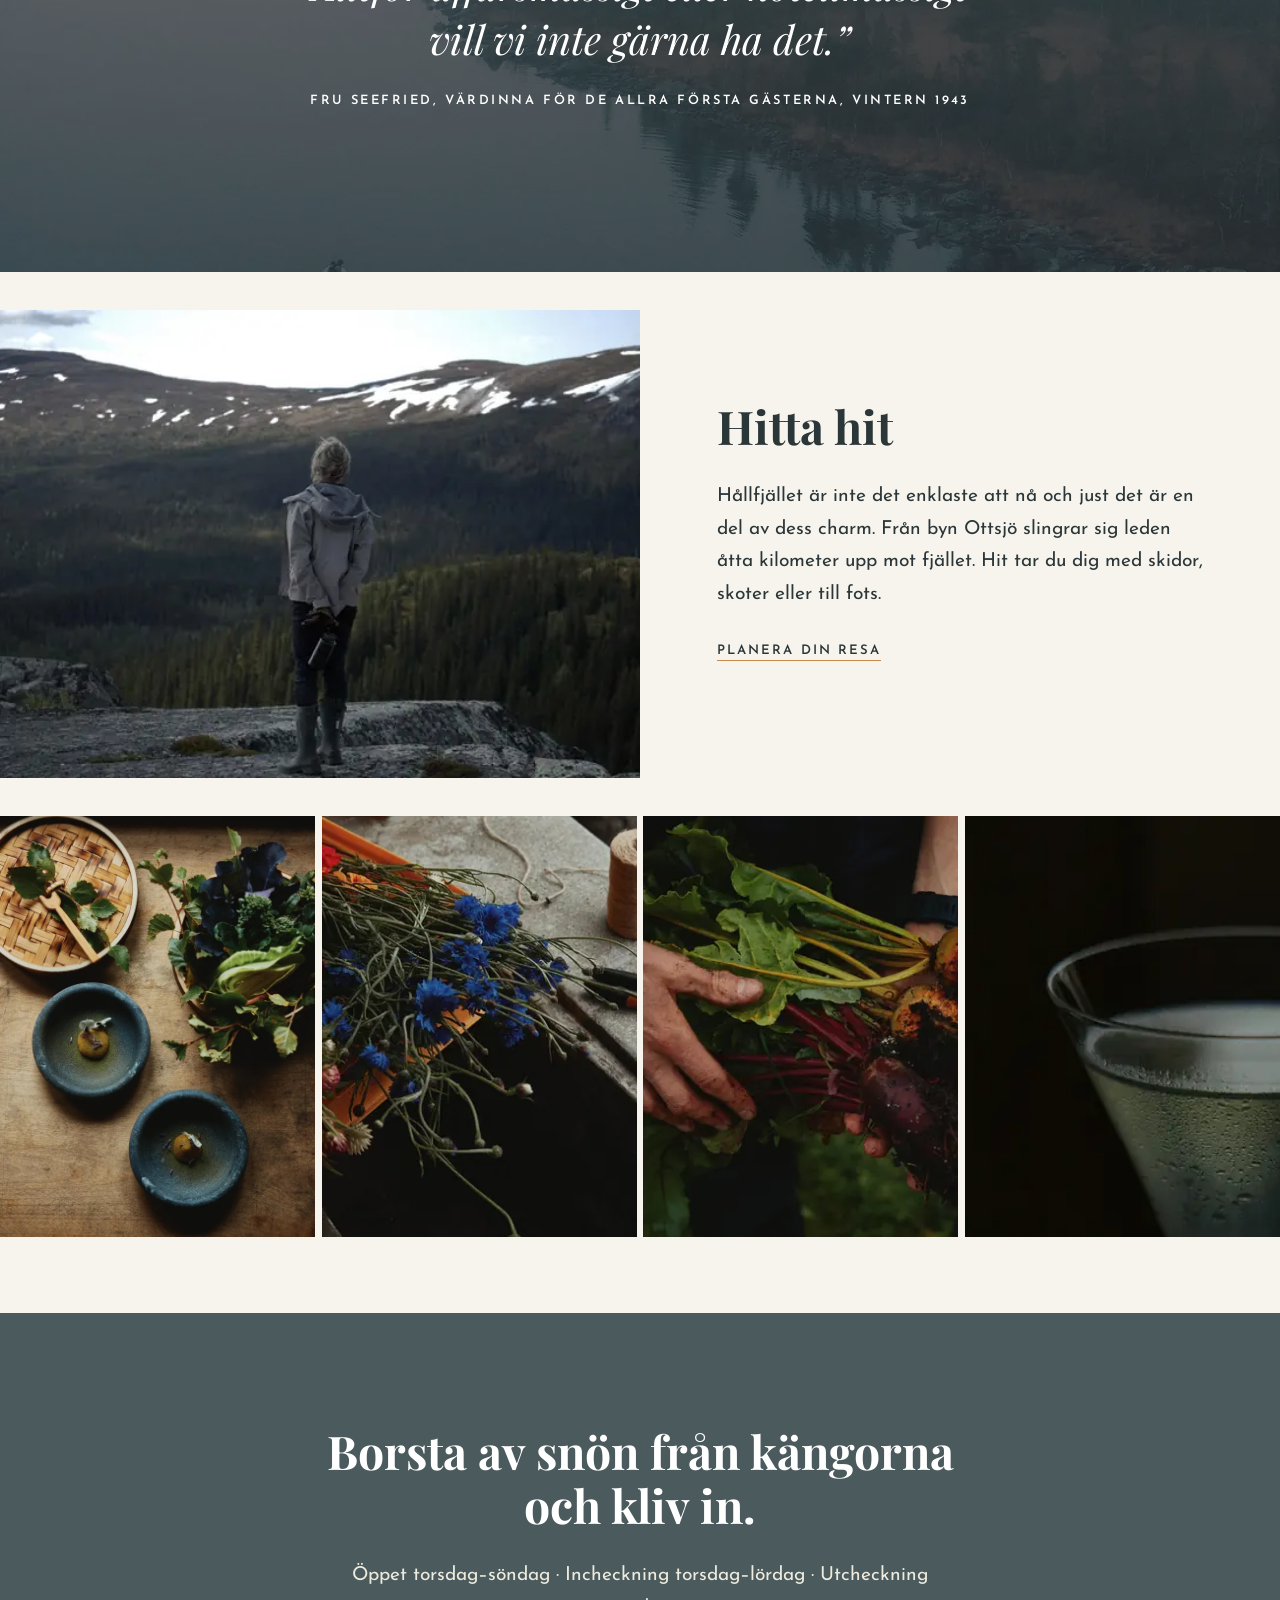
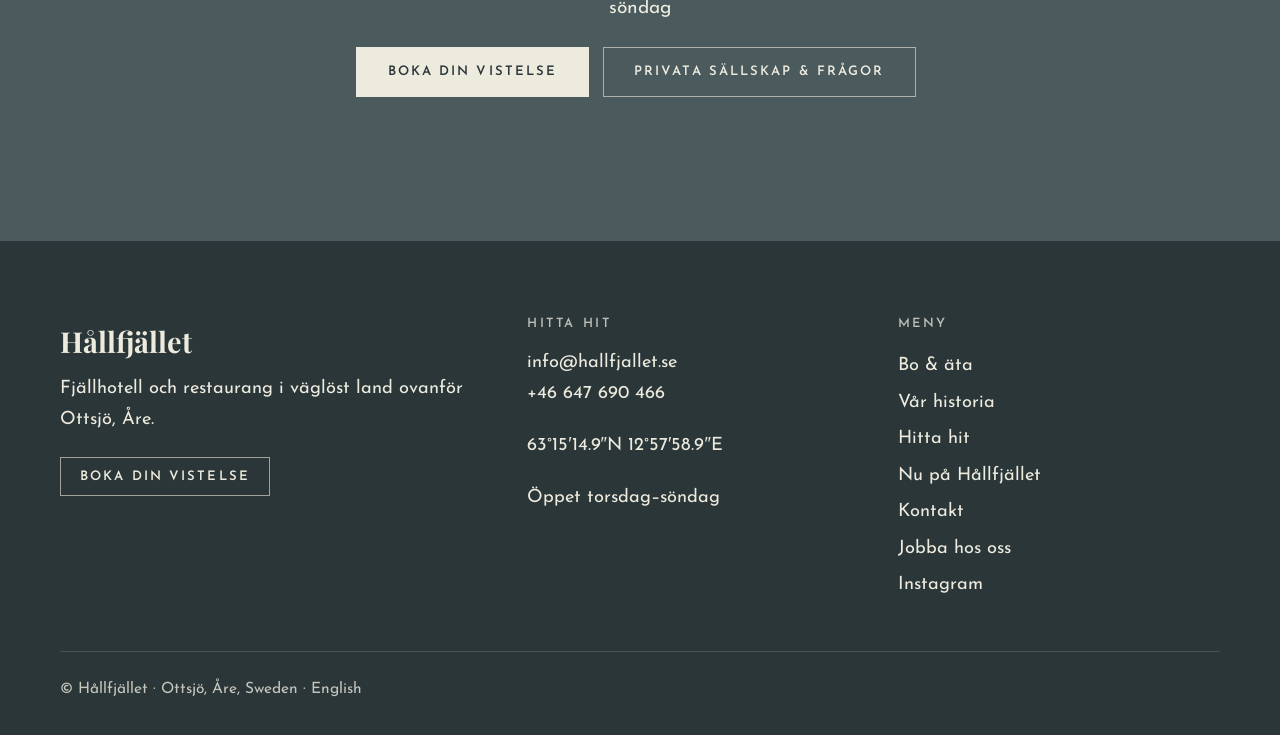
<file: sv/index.html>
<!DOCTYPE html>
<html lang="sv">
<head>
<meta charset="UTF-8">
<meta name="viewport" content="width=device-width, initial-scale=1">
<title>Hållfjället – Fjällhotell och restaurang i Ottsjö, Åre</title>
<meta name="description" content="Hållfjället är ett litet fjällhotell och en restaurang ovanför Ottsjö i Åre. Mat efter säsong, vedeldad bastu och vida fjällvyer.">
<meta name="theme-color" content="#2b3639">
<link rel="canonical" href="https://www.hallfjallet.se/sv/">
<link rel="alternate" hreflang="sv" href="https://www.hallfjallet.se/sv/">
<link rel="alternate" hreflang="en" href="https://www.hallfjallet.se/en/">
<link rel="alternate" hreflang="x-default" href="https://www.hallfjallet.se/en/">
<meta property="og:type" content="website">
<meta property="og:site_name" content="Hållfjället">
<meta property="og:title" content="Hållfjället – Fjällhotell och restaurang i Ottsjö, Åre">
<meta property="og:description" content="Hållfjället är ett litet fjällhotell och en restaurang ovanför Ottsjö i Åre. Mat efter säsong, vedeldad bastu och vida fjällvyer.">
<meta property="og:url" content="https://www.hallfjallet.se/sv/">
<meta property="og:image" content="https://www.hallfjallet.se/assets/img/og.jpg">
<meta property="og:locale" content="sv_SE">
<meta name="twitter:card" content="summary_large_image">
<link rel="icon" type="image/x-icon" href="/favicon.ico">
<link rel="apple-touch-icon" sizes="180x180" href="/apple-touch-icon.png">
<link rel="preconnect" href="https://fonts.googleapis.com">
<link rel="preconnect" href="https://fonts.gstatic.com" crossorigin>
<link href="https://fonts.googleapis.com/css2?family=Josefin+Sans:wght@300;400;600&family=Playfair+Display:ital,wght@0,400;0,700;1,400&display=swap" rel="stylesheet">
<link rel="stylesheet" href="/assets/style.css">
<script type="application/ld+json">{"@context": "https://schema.org", "@graph": [{"@type": "Hotel", "name": "Hållfjället", "url": "https://www.hallfjallet.se/", "description": "Small mountain hotel and restaurant in roadless country above Ottsjö in the southern Åre mountains, Sweden.", "email": "info@hallfjallet.se", "telephone": "+46647690466", "image": "https://www.hallfjallet.se/assets/img/og.jpg", "sameAs": ["https://instagram.com/hallfjallsgarden"], "address": {"@type": "PostalAddress", "addressLocality": "Ottsjö", "addressRegion": "Jämtland", "addressCountry": "SE"}, "geo": {"@type": "GeoCoordinates", "latitude": 63.25414, "longitude": 12.96636}}, {"@type": "Restaurant", "name": "Hållfjället", "url": "https://www.hallfjallet.se/", "servesCuisine": "Seasonal Nordic", "telephone": "+46647690466", "geo": {"@type": "GeoCoordinates", "latitude": 63.25414, "longitude": 12.96636}, "address": {"@type": "PostalAddress", "addressLocality": "Ottsjö", "addressCountry": "SE"}}]}</script>
</head>
<body class="page-home">
<a class="skip" href="#main">Hoppa till innehållet</a>
<header class="site-header" id="top">
  <a class="brand" href="/sv/" aria-label="Hållfjället – Hem">Hållfjället</a>
  <button class="nav-toggle" aria-expanded="false" aria-controls="nav"><span class="sr">Meny</span><span class="bars" aria-hidden="true"></span></button>
  <nav id="nav" class="site-nav" aria-label="Meny">
    <ul><li><a href="/sv/bo-och-ata/">Bo & äta</a></li><li><a href="/sv/var-historia/">Vår historia</a></li><li><a href="/sv/hitta-hit/">Hitta hit</a></li><li><a href="/sv/nu-pa-hallfjallet/">Nu på Hållfjället</a></li><li><a href="/sv/kontakt/">Kontakt</a></li></ul>
    <div class="nav-actions">
      <a class="lang" href="/en/" hreflang="en" lang="en">English</a>
      <a class="btn btn-solid btn-small" href="https://online.bookvisit.com/package?channelid=b6e866a4-7126-457c-83b1-7e566d886ac0&langid=1" target="_blank" rel="noopener">Boka</a>
    </div>
  </nav>
</header>
<main id="main">
<section class="hero hero-tall">
  <img class="hero-img" src="/assets/img/lodge-autumn-1280.webp" srcset="/assets/img/lodge-autumn-640.webp 640w, /assets/img/lodge-autumn-1280.webp 1280w, /assets/img/lodge-autumn-1920.webp 1920w" sizes="100vw" alt="Fjällhotellet bland höstbjörkar under fjället, med sjöar i fjärran" loading="eager" decoding="async">
  <div class="hero-shade"></div>
  <div class="hero-inner">
    <p class="eyebrow">Fjällhotell & restaurang · Ottsjö, Åre</p>
    <h1>Hitta hem i det vilda</h1>
    <p class="lead">Väglöst land, långa middagar och vedeldad bastu. Kliv uppför sluttningen, borsta snön från kängorna och kom in.</p>
    <div class="hero-actions"><a class="btn btn-solid" href="https://online.bookvisit.com/package?channelid=b6e866a4-7126-457c-83b1-7e566d886ac0&langid=1" target="_blank" rel="noopener">Boka din vistelse</a><a class="btn btn-ghost" href="/sv/var-historia/">Vår historia</a></div>
  </div>
</section>
<section class="intro reveal">
  <p class="drop">Hållfjället är en plats av kontraster. Det orörda, överväldigande vackra och stundom kärva landskapet, mött av omsorg och värme. Här samsas naturens villkor med vår vilja att forma och ta hand om, genom omsorgsfullt tillagade råvaror, noggrant utvalda buteljer och eftertanke i varje detalj.</p>
  <p>Färden uppför sluttningen är att lämna något bakom sig för en stund. I gengäld väntar klar luft, vida vyer och en stillhet som dröjer sig kvar länge. Häruppe råder omsorgen. Sängarna är varsamt bäddade, det doftar från köket och kanske väntar en perfekt rörd dry martini vid elden. Du är väntad.</p>
</section>
<section class="split">
  <div class="split-media reveal"><img src="/assets/img/dining-room-1280.webp" srcset="/assets/img/dining-room-640.webp 640w, /assets/img/dining-room-640.webp 640w, /assets/img/dining-room-1280.webp 1280w, /assets/img/dining-room-1280.webp 1280w, /assets/img/dining-room-1920.webp 1920w" sizes="(min-width: 900px) 50vw, 100vw" alt="Matsalen i levande ljus med ett långt dukat bord" loading="lazy" decoding="async"></div>
  <div class="split-text reveal">
    <h2>Till bords</h2>
    <p>Vi älskar att laga mat över eld, att plocka fram goda drycker och att fylla köket med det som hör hemma här – grönsaker från vår odling i Ottsjö tillsammans med kött, fisk, ost och annat gott från nära och kära.</p><p>Dryckeskällaren ligger numera i Hållfjällets gamla pannrum. Bordet är dukat, elden glöder – din stol väntar.</p>
    <p><a class="more" href="/sv/bo-och-ata/#table">Bordet, källaren och rummen</a></p>
  </div>
</section>
<section class="split reverse">
  <div class="split-media reveal"><img src="/assets/img/sitting-room-1280.webp" srcset="/assets/img/sitting-room-640.webp 640w, /assets/img/sitting-room-1280.webp 1280w, /assets/img/sitting-room-1920.webp 1920w" sizes="(min-width: 900px) 50vw, 100vw" alt="Ett sällskapsrum med stora fönster och ett lågt bord med böcker" loading="lazy" decoding="async"></div>
  <div class="split-text reveal">
    <h2>Bo hos oss</h2>
    <p>I våra ombonade rum knarrar golven som om tiden närapå stannat – med handmålade snickerier från 1940-talet, varsamt bevarade sängar och detaljer som minner om en annan tid.</p><p>Våningsängarna är något mindre än dagens standard, men det hör till upplevelsen – att krypa ner i ett stycke historia och vakna till fjällens tystnad.</p>
    <p><a class="more" href="/sv/bo-och-ata/#stay">Om rummen</a></p>
  </div>
</section>
<section class="quote-band">
  <img src="/assets/img/lake-mist-1280.webp" srcset="/assets/img/lake-mist-640.webp 640w, /assets/img/lake-mist-1280.webp 1280w, /assets/img/lake-mist-1920.webp 1920w" sizes="100vw" alt="En ensam kanot på en stilla fjällsjö i dimma" loading="lazy" decoding="async">
  <div class="quote-shade"></div>
  <blockquote class="reveal">
    <p>“Min man och jag försöker, först och främst, att skapa en känsla av hem. Alltför affärsmässigt eller hotellmässigt vill vi inte gärna ha det.”</p>
    <footer>Fru Seefried, värdinna för de allra första gästerna, vintern 1943</footer>
  </blockquote>
</section>
<section class="split">
  <div class="split-media reveal"><img src="/assets/img/hiker-ridge-1280.webp" srcset="/assets/img/hiker-ridge-640.webp 640w, /assets/img/hiker-ridge-1280.webp 1280w, /assets/img/hiker-ridge-1920.webp 1920w" sizes="(min-width: 900px) 50vw, 100vw" alt="En vandrare blickar ut över en dal med snöfläckar på åsen bortom" loading="lazy" decoding="async"></div>
  <div class="split-text reveal">
    <h2>Hitta hit</h2>
    <p>Hållfjället är inte det enklaste att nå och just det är en del av dess charm. Från byn Ottsjö slingrar sig leden åtta kilometer upp mot fjället. Hit tar du dig med skidor, skoter eller till fots.</p>
    <p><a class="more" href="/sv/hitta-hit/">Planera din resa</a></p>
  </div>
</section>
<section class="gallery" aria-label="Galleri">
  <div class="gallery-grid">
    <figure><img src="/assets/img/tabletop-dishes-1280.webp" srcset="/assets/img/tabletop-dishes-640.webp 640w, /assets/img/tabletop-dishes-1280.webp 1280w" sizes="(min-width: 900px) 25vw, 50vw" alt="Blå skålar, en flätad brödkorg och gröna blad på ett träbord" loading="lazy" decoding="async"></figure>
    <figure><img src="/assets/img/wildflowers-1280.webp" srcset="/assets/img/wildflowers-640.webp 640w, /assets/img/wildflowers-1280.webp 1280w, /assets/img/wildflowers-1920.webp 1920w" sizes="(min-width: 900px) 25vw, 50vw" alt="Vilda blommor och sekatör på en stenbänk" loading="lazy" decoding="async"></figure>
    <figure><img src="/assets/img/beetroot-hands-1280.webp" srcset="/assets/img/beetroot-hands-640.webp 640w, /assets/img/beetroot-hands-1280.webp 1280w, /assets/img/beetroot-hands-1920.webp 1920w" sizes="(min-width: 900px) 25vw, 50vw" alt="Händer håller nyplockad rödbeta med blast" loading="lazy" decoding="async"></figure>
    <figure><img src="/assets/img/martini-1280.webp" srcset="/assets/img/martini-640.webp 640w, /assets/img/martini-1280.webp 1280w, /assets/img/martini-1920.webp 1920w" sizes="(min-width: 900px) 25vw, 50vw" alt="En dry martini i ett immigt glas" loading="lazy" decoding="async"></figure>
  </div>
</section>
<!-- TODO: awards strip. Add press / award logos here once the exact awards and wording are confirmed. -->
<section class="reserve">
  <div class="reserve-inner reveal">
    <h2>Borsta av snön från kängorna och kliv in.</h2>
    <p>Öppet torsdag–söndag · Incheckning torsdag–lördag · Utcheckning söndag</p>
    <p><a class="btn btn-solid" href="https://online.bookvisit.com/package?channelid=b6e866a4-7126-457c-83b1-7e566d886ac0&langid=1" target="_blank" rel="noopener">Boka din vistelse</a> <a class="btn btn-ghost" href="/sv/kontakt/">Privata sällskap & frågor</a></p>
  </div>
</section>
</main>
<footer class="site-footer">
  <div class="footer-grid">
    <div>
      <p class="footer-brand">Hållfjället</p>
      <p>Fjällhotell och restaurang i väglöst land ovanför Ottsjö, Åre.</p>
      <p><a class="btn btn-outline btn-small" href="https://online.bookvisit.com/package?channelid=b6e866a4-7126-457c-83b1-7e566d886ac0&langid=1" target="_blank" rel="noopener">Boka din vistelse</a></p>
    </div>
    <div>
      <h2>Hitta hit</h2>
      <p><a href="mailto:info@hallfjallet.se">info@hallfjallet.se</a><br><a href="tel:+46647690466">+46 647 690 466</a></p>
      <p><a href="https://maps.app.goo.gl/cN29GmALMJw5GViJA" target="_blank" rel="noopener">63°15′14.9″N 12°57′58.9″E</a></p>
      <p>Öppet torsdag–söndag</p>
    </div>
    <div>
      <h2>Meny</h2>
      <ul class="footer-links"><li><a href="/sv/bo-och-ata/">Bo & äta</a></li><li><a href="/sv/var-historia/">Vår historia</a></li><li><a href="/sv/hitta-hit/">Hitta hit</a></li><li><a href="/sv/nu-pa-hallfjallet/">Nu på Hållfjället</a></li><li><a href="/sv/kontakt/">Kontakt</a></li><li><a href="/sv/jobba-hos-oss/">Jobba hos oss</a></li><li><a href="https://instagram.com/hallfjallsgarden" target="_blank" rel="noopener">Instagram</a></li></ul>
    </div>
  </div>
  <p class="legal">© Hållfjället · Ottsjö, Åre, Sweden · <a href="/en/" hreflang="en" lang="en">English</a></p>
</footer>
<script src="/assets/site.js" defer></script>
</body>
</html>
</file>
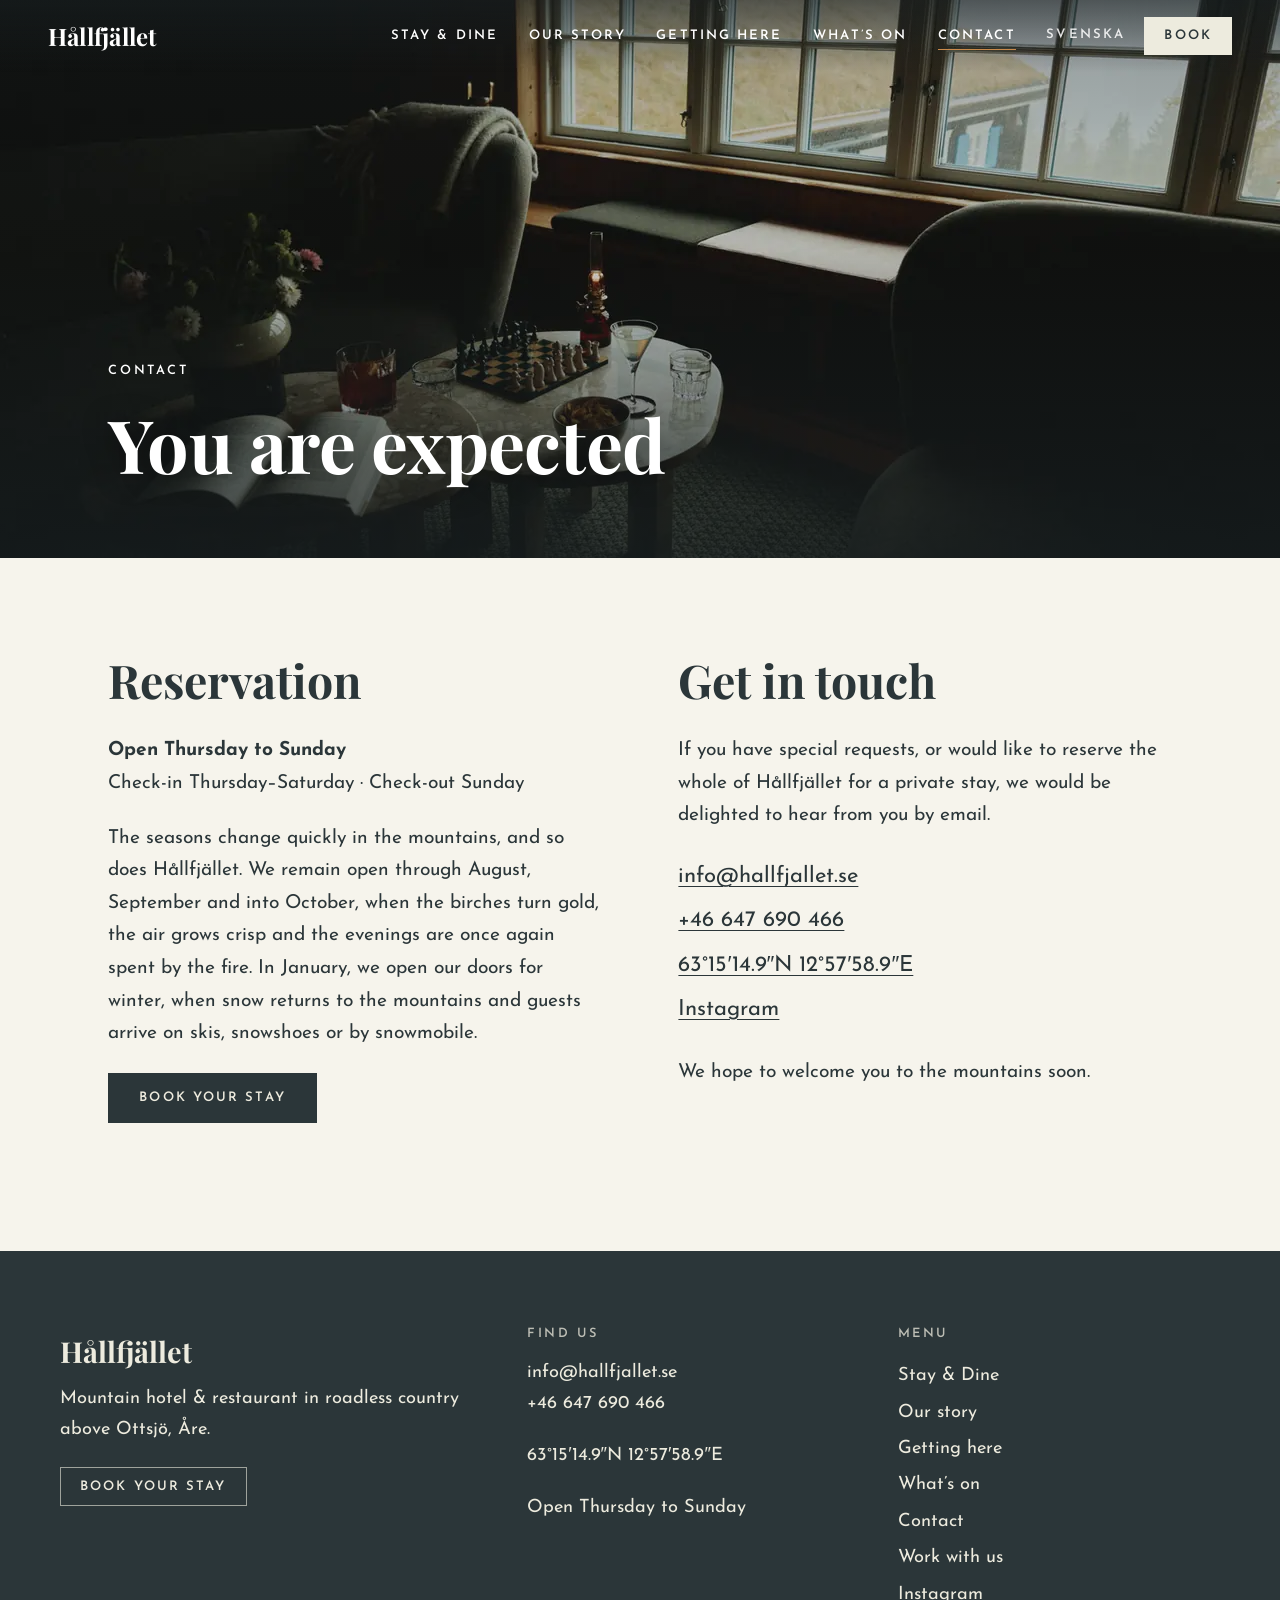
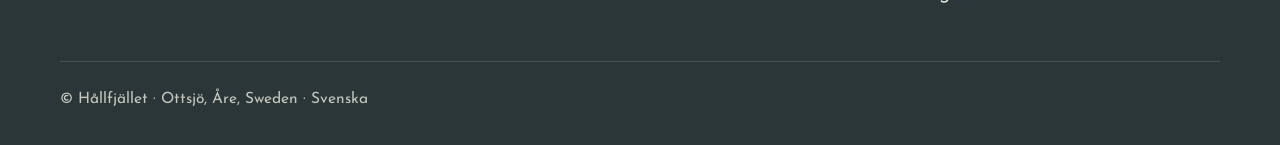
<file: en/contact/index.html>
<!DOCTYPE html>
<html lang="en">
<head>
<meta charset="UTF-8">
<meta name="viewport" content="width=device-width, initial-scale=1">
<title>Contact &amp; reservations – Hållfjället</title>
<meta name="description" content="Book a stay at Hållfjället, or get in touch about private bookings and the journey up the mountain.">
<meta name="theme-color" content="#2b3639">
<link rel="canonical" href="https://www.hallfjallet.se/en/contact/">
<link rel="alternate" hreflang="en" href="https://www.hallfjallet.se/en/contact/">
<link rel="alternate" hreflang="sv" href="https://www.hallfjallet.se/sv/kontakt/">
<link rel="alternate" hreflang="x-default" href="https://www.hallfjallet.se/en/contact/">
<meta property="og:type" content="website">
<meta property="og:site_name" content="Hållfjället">
<meta property="og:title" content="Contact &amp; reservations – Hållfjället">
<meta property="og:description" content="Book a stay at Hållfjället, or get in touch about private bookings and the journey up the mountain.">
<meta property="og:url" content="https://www.hallfjallet.se/en/contact/">
<meta property="og:image" content="https://www.hallfjallet.se/assets/img/og.jpg">
<meta property="og:locale" content="en_GB">
<meta name="twitter:card" content="summary_large_image">
<link rel="icon" type="image/x-icon" href="/favicon.ico">
<link rel="apple-touch-icon" sizes="180x180" href="/apple-touch-icon.png">
<link rel="preconnect" href="https://fonts.googleapis.com">
<link rel="preconnect" href="https://fonts.gstatic.com" crossorigin>
<link href="https://fonts.googleapis.com/css2?family=Josefin+Sans:wght@300;400;600&family=Playfair+Display:ital,wght@0,400;0,700;1,400&display=swap" rel="stylesheet">
<link rel="stylesheet" href="/assets/style.css">
</head>
<body class="page-contact">
<a class="skip" href="#main">Skip to content</a>
<header class="site-header" id="top">
  <a class="brand" href="/en/" aria-label="Hållfjället – Home">Hållfjället</a>
  <button class="nav-toggle" aria-expanded="false" aria-controls="nav"><span class="sr">Menu</span><span class="bars" aria-hidden="true"></span></button>
  <nav id="nav" class="site-nav" aria-label="Menu">
    <ul><li><a href="/en/stay-and-dine/">Stay & Dine</a></li><li><a href="/en/our-story/">Our story</a></li><li><a href="/en/getting-here/">Getting here</a></li><li><a href="/en/whats-on/">What’s on</a></li><li><a href="/en/contact/" aria-current="page">Contact</a></li></ul>
    <div class="nav-actions">
      <a class="lang" href="/sv/kontakt/" hreflang="sv" lang="sv">Svenska</a>
      <a class="btn btn-solid btn-small" href="https://online.bookvisit.com/package?channelid=b6e866a4-7126-457c-83b1-7e566d886ac0&langid=2" target="_blank" rel="noopener">Book</a>
    </div>
  </nav>
</header>
<main id="main">
<section class="hero">
  <img class="hero-img" src="/assets/img/sitting-room-1280.webp" srcset="/assets/img/sitting-room-640.webp 640w, /assets/img/sitting-room-1280.webp 1280w, /assets/img/sitting-room-1920.webp 1920w" sizes="100vw" alt="A sitting room with big windows and a low table with books" loading="eager" decoding="async">
  <div class="hero-shade"></div>
  <div class="hero-inner">
    <p class="eyebrow">Contact</p>
    <h1>You are expected</h1>
    
    
  </div>
</section>
<section class="contact-grid">
  <div class="reveal">
    <h2>Reservation</h2>
    <p><strong>Open Thursday to Sunday</strong><br>Check-in Thursday–Saturday · Check-out Sunday</p>
    <p>The seasons change quickly in the mountains, and so does Hållfjället. We remain open through August, September and into October, when the birches turn gold, the air grows crisp and the evenings are once again spent by the fire. In January, we open our doors for winter, when snow returns to the mountains and guests arrive on skis, snowshoes or by snowmobile.</p>
    <p><a class="btn btn-solid" href="https://online.bookvisit.com/package?channelid=b6e866a4-7126-457c-83b1-7e566d886ac0&langid=2" target="_blank" rel="noopener">Book your stay</a></p>
  </div>
  <div class="reveal">
    <h2>Get in touch</h2>
    <p>If you have special requests, or would like to reserve the whole of Hållfjället for a private stay, we would be delighted to hear from you by email.</p>
    <p class="contact-lines"><a href="mailto:info@hallfjallet.se">info@hallfjallet.se</a><br><a href="tel:+46647690466">+46 647 690 466</a><br><a href="https://maps.app.goo.gl/cN29GmALMJw5GViJA" target="_blank" rel="noopener">63°15′14.9″N 12°57′58.9″E</a><br><a href="https://instagram.com/hallfjallsgarden" target="_blank" rel="noopener">Instagram</a></p>
    <p>We hope to welcome you to the mountains soon.</p>
  </div>
</section>
</main>
<footer class="site-footer">
  <div class="footer-grid">
    <div>
      <p class="footer-brand">Hållfjället</p>
      <p>Mountain hotel & restaurant in roadless country above Ottsjö, Åre.</p>
      <p><a class="btn btn-outline btn-small" href="https://online.bookvisit.com/package?channelid=b6e866a4-7126-457c-83b1-7e566d886ac0&langid=2" target="_blank" rel="noopener">Book your stay</a></p>
    </div>
    <div>
      <h2>Find us</h2>
      <p><a href="mailto:info@hallfjallet.se">info@hallfjallet.se</a><br><a href="tel:+46647690466">+46 647 690 466</a></p>
      <p><a href="https://maps.app.goo.gl/cN29GmALMJw5GViJA" target="_blank" rel="noopener">63°15′14.9″N 12°57′58.9″E</a></p>
      <p>Open Thursday to Sunday</p>
    </div>
    <div>
      <h2>Menu</h2>
      <ul class="footer-links"><li><a href="/en/stay-and-dine/">Stay & Dine</a></li><li><a href="/en/our-story/">Our story</a></li><li><a href="/en/getting-here/">Getting here</a></li><li><a href="/en/whats-on/">What’s on</a></li><li><a href="/en/contact/">Contact</a></li><li><a href="/en/work-with-us/">Work with us</a></li><li><a href="https://instagram.com/hallfjallsgarden" target="_blank" rel="noopener">Instagram</a></li></ul>
    </div>
  </div>
  <p class="legal">© Hållfjället · Ottsjö, Åre, Sweden · <a href="/sv/kontakt/" hreflang="sv" lang="sv">Svenska</a></p>
</footer>
<script src="/assets/site.js" defer></script>
</body>
</html>
</file>
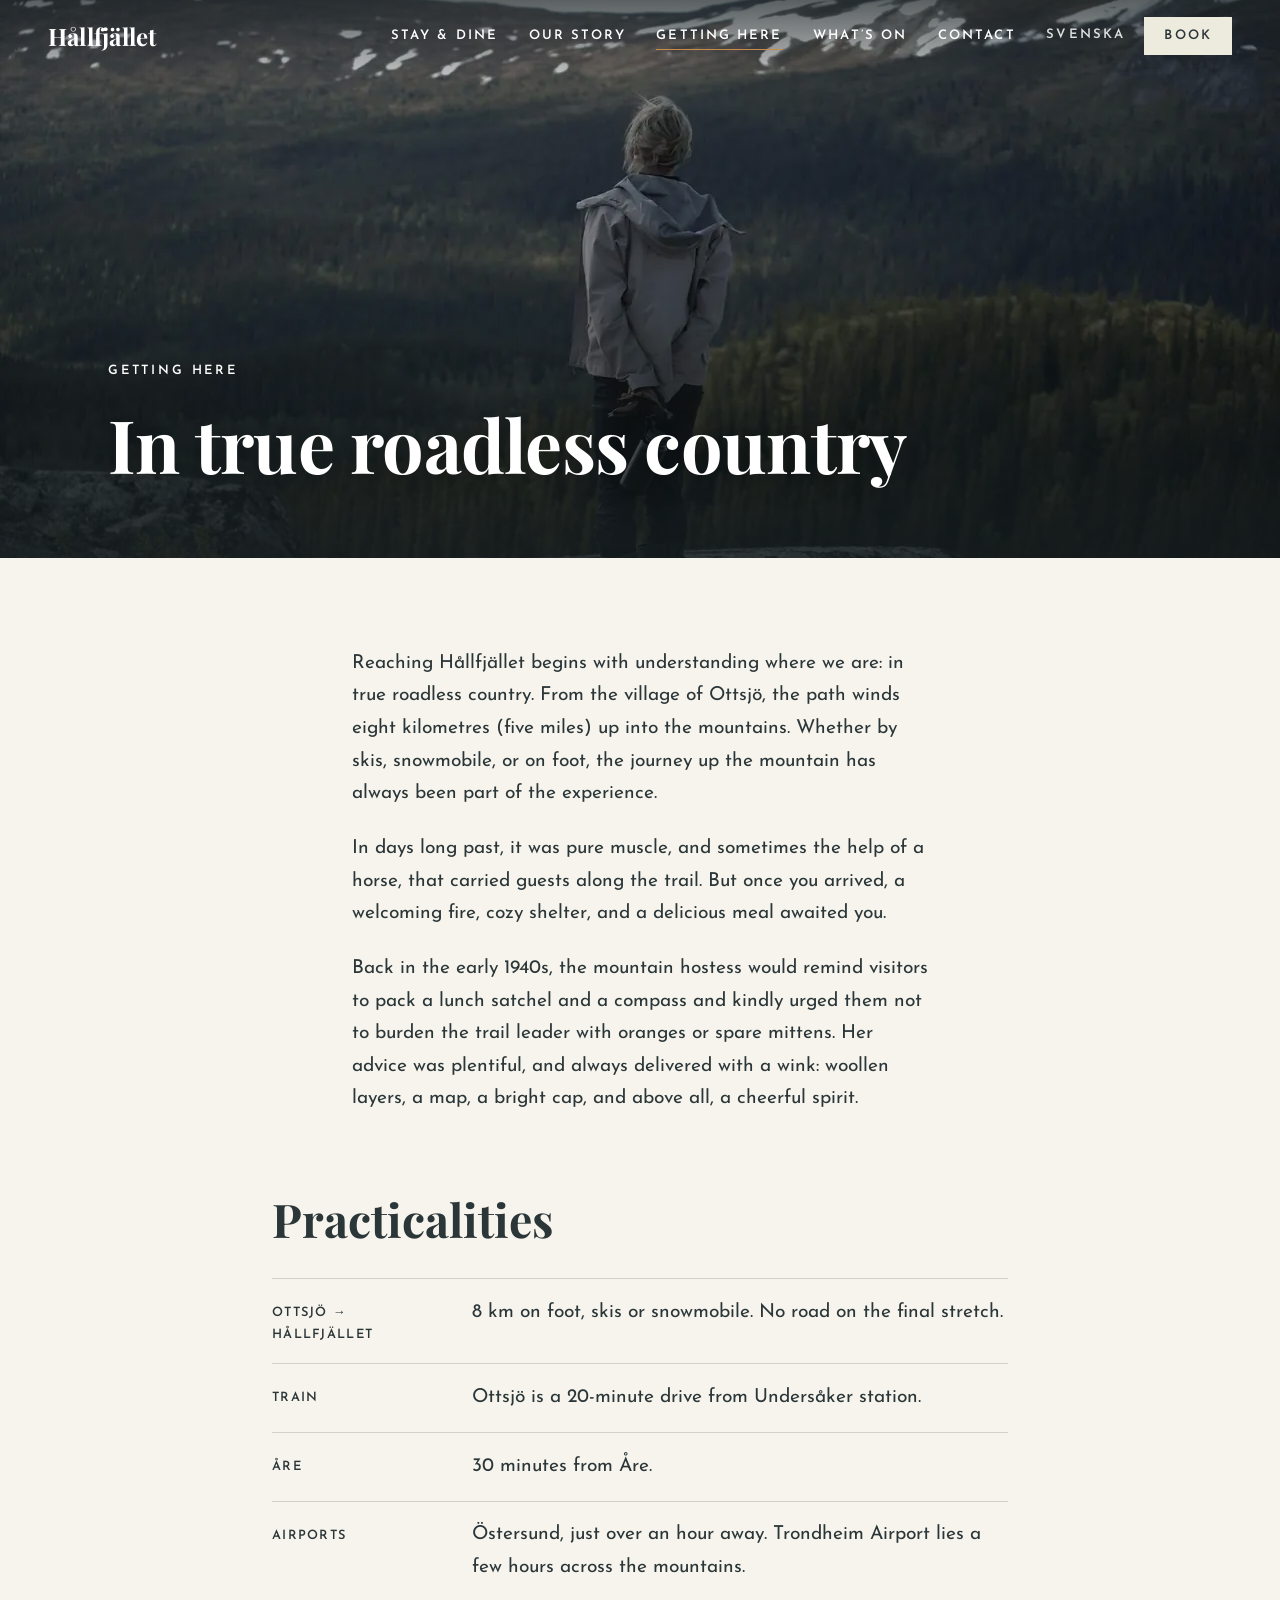
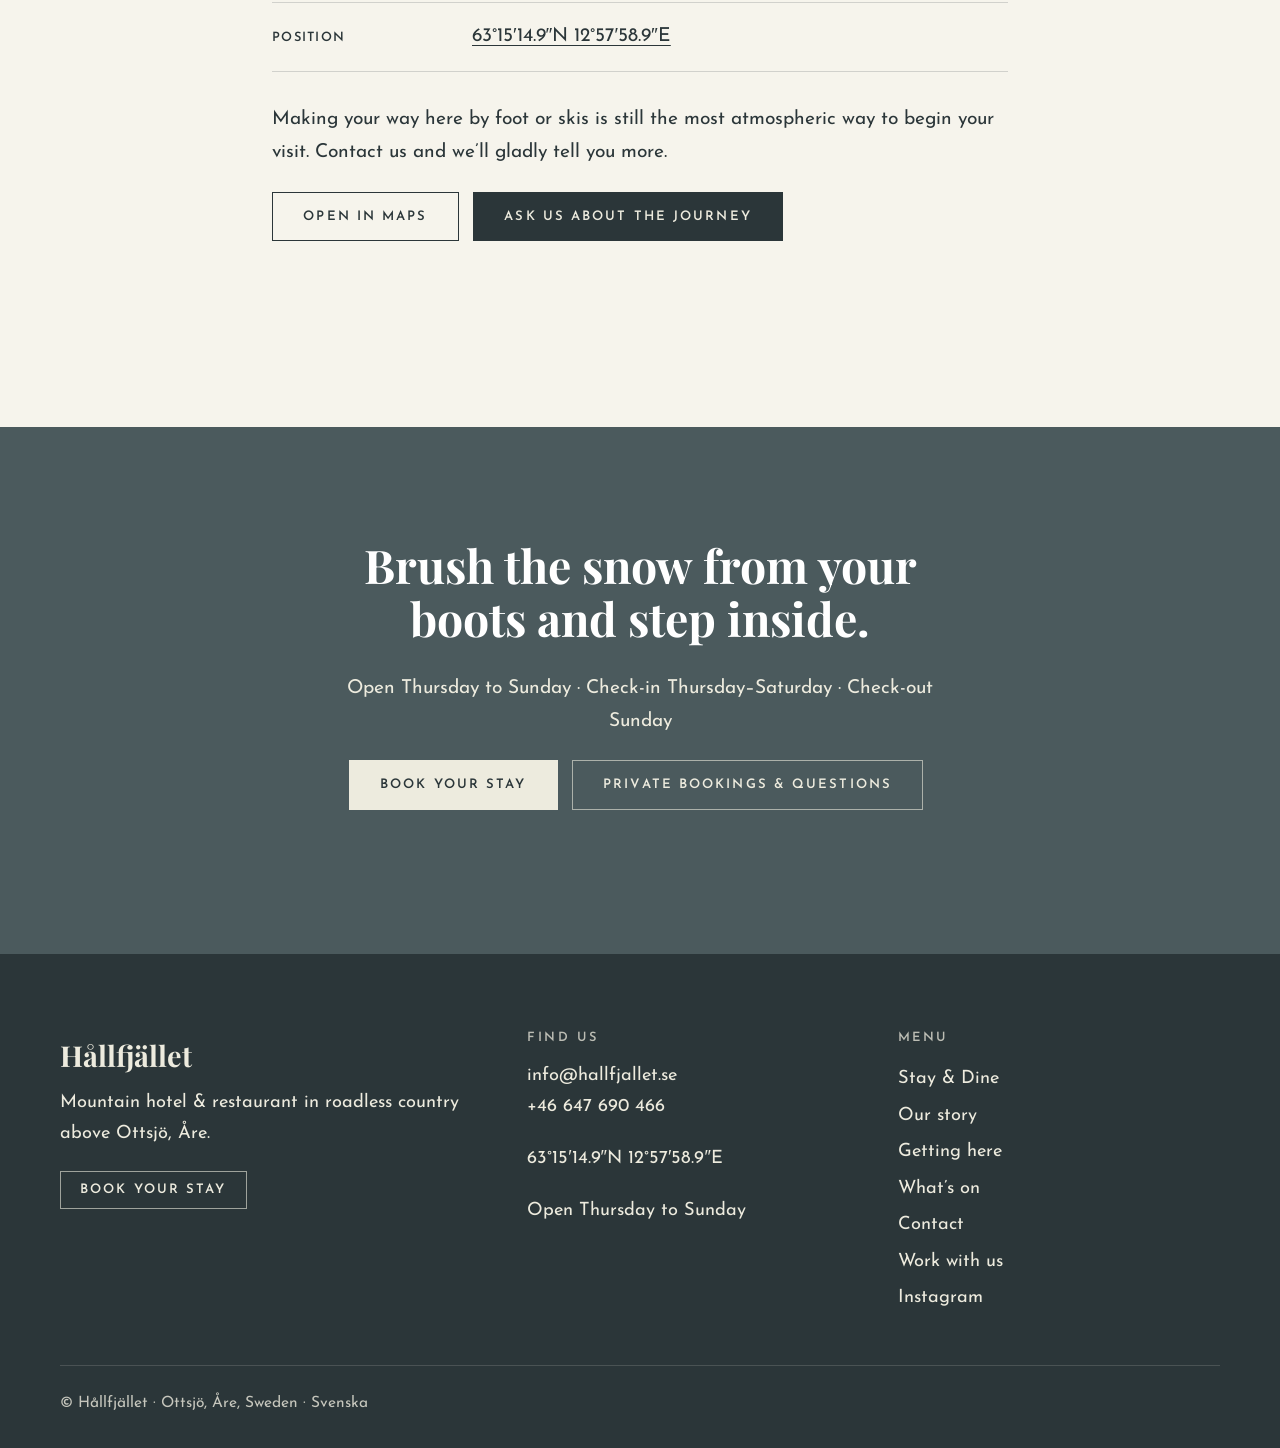
<file: en/getting-here/index.html>
<!DOCTYPE html>
<html lang="en">
<head>
<meta charset="UTF-8">
<meta name="viewport" content="width=device-width, initial-scale=1">
<title>Getting here – Hållfjället</title>
<meta name="description" content="Hållfjället lies in roadless country, eight kilometres up from Ottsjö. Reach us on skis, by snowmobile or on foot.">
<meta name="theme-color" content="#2b3639">
<link rel="canonical" href="https://www.hallfjallet.se/en/getting-here/">
<link rel="alternate" hreflang="en" href="https://www.hallfjallet.se/en/getting-here/">
<link rel="alternate" hreflang="sv" href="https://www.hallfjallet.se/sv/hitta-hit/">
<link rel="alternate" hreflang="x-default" href="https://www.hallfjallet.se/en/getting-here/">
<meta property="og:type" content="website">
<meta property="og:site_name" content="Hållfjället">
<meta property="og:title" content="Getting here – Hållfjället">
<meta property="og:description" content="Hållfjället lies in roadless country, eight kilometres up from Ottsjö. Reach us on skis, by snowmobile or on foot.">
<meta property="og:url" content="https://www.hallfjallet.se/en/getting-here/">
<meta property="og:image" content="https://www.hallfjallet.se/assets/img/og.jpg">
<meta property="og:locale" content="en_GB">
<meta name="twitter:card" content="summary_large_image">
<link rel="icon" type="image/x-icon" href="/favicon.ico">
<link rel="apple-touch-icon" sizes="180x180" href="/apple-touch-icon.png">
<link rel="preconnect" href="https://fonts.googleapis.com">
<link rel="preconnect" href="https://fonts.gstatic.com" crossorigin>
<link href="https://fonts.googleapis.com/css2?family=Josefin+Sans:wght@300;400;600&family=Playfair+Display:ital,wght@0,400;0,700;1,400&display=swap" rel="stylesheet">
<link rel="stylesheet" href="/assets/style.css">
</head>
<body class="page-getting">
<a class="skip" href="#main">Skip to content</a>
<header class="site-header" id="top">
  <a class="brand" href="/en/" aria-label="Hållfjället – Home">Hållfjället</a>
  <button class="nav-toggle" aria-expanded="false" aria-controls="nav"><span class="sr">Menu</span><span class="bars" aria-hidden="true"></span></button>
  <nav id="nav" class="site-nav" aria-label="Menu">
    <ul><li><a href="/en/stay-and-dine/">Stay & Dine</a></li><li><a href="/en/our-story/">Our story</a></li><li><a href="/en/getting-here/" aria-current="page">Getting here</a></li><li><a href="/en/whats-on/">What’s on</a></li><li><a href="/en/contact/">Contact</a></li></ul>
    <div class="nav-actions">
      <a class="lang" href="/sv/hitta-hit/" hreflang="sv" lang="sv">Svenska</a>
      <a class="btn btn-solid btn-small" href="https://online.bookvisit.com/package?channelid=b6e866a4-7126-457c-83b1-7e566d886ac0&langid=2" target="_blank" rel="noopener">Book</a>
    </div>
  </nav>
</header>
<main id="main">
<section class="hero">
  <img class="hero-img" src="/assets/img/hiker-ridge-1280.webp" srcset="/assets/img/hiker-ridge-640.webp 640w, /assets/img/hiker-ridge-1280.webp 1280w, /assets/img/hiker-ridge-1920.webp 1920w" sizes="100vw" alt="A walker looking out over a valley with snow patches on the far ridge" loading="eager" decoding="async">
  <div class="hero-shade"></div>
  <div class="hero-inner">
    <p class="eyebrow">Getting here</p>
    <h1>In true roadless country</h1>
    
    
  </div>
</section>
<section class="prose reveal">
  <p>Reaching Hållfjället begins with understanding where we are: in true roadless country. From the village of Ottsjö, the path winds eight kilometres (five miles) up into the mountains. Whether by skis, snowmobile, or on foot, the journey up the mountain has always been part of the experience.</p>
  <p>In days long past, it was pure muscle, and sometimes the help of a horse, that carried guests along the trail. But once you arrived, a welcoming fire, cozy shelter, and a delicious meal awaited you.</p>
  <p>Back in the early 1940s, the mountain hostess would remind visitors to pack a lunch satchel and a compass and kindly urged them not to burden the trail leader with oranges or spare mittens. Her advice was plentiful, and always delivered with a wink: woollen layers, a map, a bright cap, and above all, a cheerful spirit.</p>
</section>
<section class="facts reveal" aria-label="Practicalities">
  <h2>Practicalities</h2>
  <dl>
    <div><dt>Ottsjö → Hållfjället</dt><dd>8 km on foot, skis or snowmobile. No road on the final stretch.</dd></div>
    <div><dt>Train</dt><dd>Ottsjö is a 20-minute drive from Undersåker station.</dd></div>
    <div><dt>Åre</dt><dd>30 minutes from Åre.</dd></div>
    <div><dt>Airports</dt><dd>Östersund, just over an hour away. Trondheim Airport lies a few hours across the mountains.</dd></div>
    <div><dt>Position</dt><dd><a href="https://maps.app.goo.gl/cN29GmALMJw5GViJA" target="_blank" rel="noopener">63°15′14.9″N 12°57′58.9″E</a></dd></div>
  </dl>
  <p>Making your way here by foot or skis is still the most atmospheric way to begin your visit. Contact us and we’ll gladly tell you more.</p>
  <p><a class="btn btn-outline" href="https://maps.app.goo.gl/cN29GmALMJw5GViJA" target="_blank" rel="noopener">Open in Maps</a> <a class="btn btn-solid" href="mailto:info@hallfjallet.se">Ask us about the journey</a></p>
</section>
<section class="reserve">
  <div class="reserve-inner reveal">
    <h2>Brush the snow from your boots and step inside.</h2>
    <p>Open Thursday to Sunday · Check-in Thursday–Saturday · Check-out Sunday</p>
    <p><a class="btn btn-solid" href="https://online.bookvisit.com/package?channelid=b6e866a4-7126-457c-83b1-7e566d886ac0&langid=2" target="_blank" rel="noopener">Book your stay</a> <a class="btn btn-ghost" href="/en/contact/">Private bookings & questions</a></p>
  </div>
</section>
</main>
<footer class="site-footer">
  <div class="footer-grid">
    <div>
      <p class="footer-brand">Hållfjället</p>
      <p>Mountain hotel & restaurant in roadless country above Ottsjö, Åre.</p>
      <p><a class="btn btn-outline btn-small" href="https://online.bookvisit.com/package?channelid=b6e866a4-7126-457c-83b1-7e566d886ac0&langid=2" target="_blank" rel="noopener">Book your stay</a></p>
    </div>
    <div>
      <h2>Find us</h2>
      <p><a href="mailto:info@hallfjallet.se">info@hallfjallet.se</a><br><a href="tel:+46647690466">+46 647 690 466</a></p>
      <p><a href="https://maps.app.goo.gl/cN29GmALMJw5GViJA" target="_blank" rel="noopener">63°15′14.9″N 12°57′58.9″E</a></p>
      <p>Open Thursday to Sunday</p>
    </div>
    <div>
      <h2>Menu</h2>
      <ul class="footer-links"><li><a href="/en/stay-and-dine/">Stay & Dine</a></li><li><a href="/en/our-story/">Our story</a></li><li><a href="/en/getting-here/">Getting here</a></li><li><a href="/en/whats-on/">What’s on</a></li><li><a href="/en/contact/">Contact</a></li><li><a href="/en/work-with-us/">Work with us</a></li><li><a href="https://instagram.com/hallfjallsgarden" target="_blank" rel="noopener">Instagram</a></li></ul>
    </div>
  </div>
  <p class="legal">© Hållfjället · Ottsjö, Åre, Sweden · <a href="/sv/hitta-hit/" hreflang="sv" lang="sv">Svenska</a></p>
</footer>
<script src="/assets/site.js" defer></script>
</body>
</html>
</file>
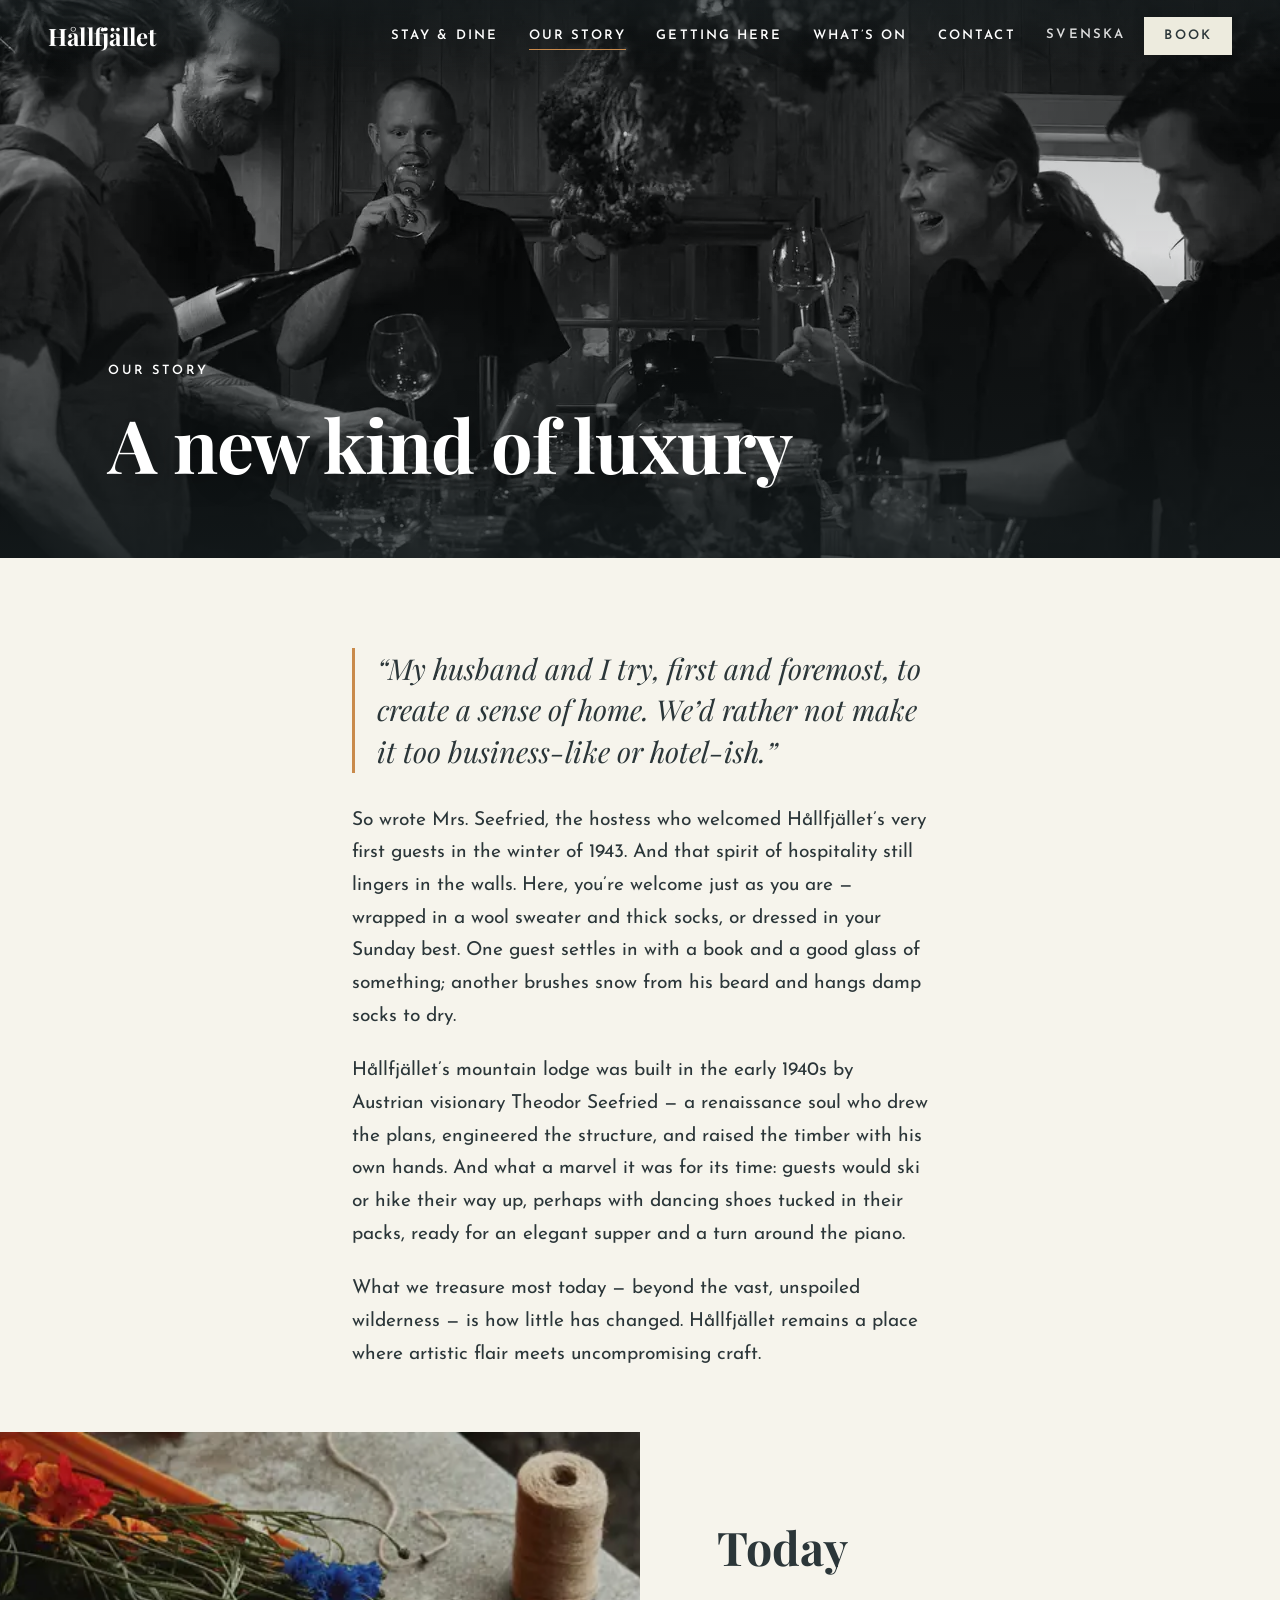
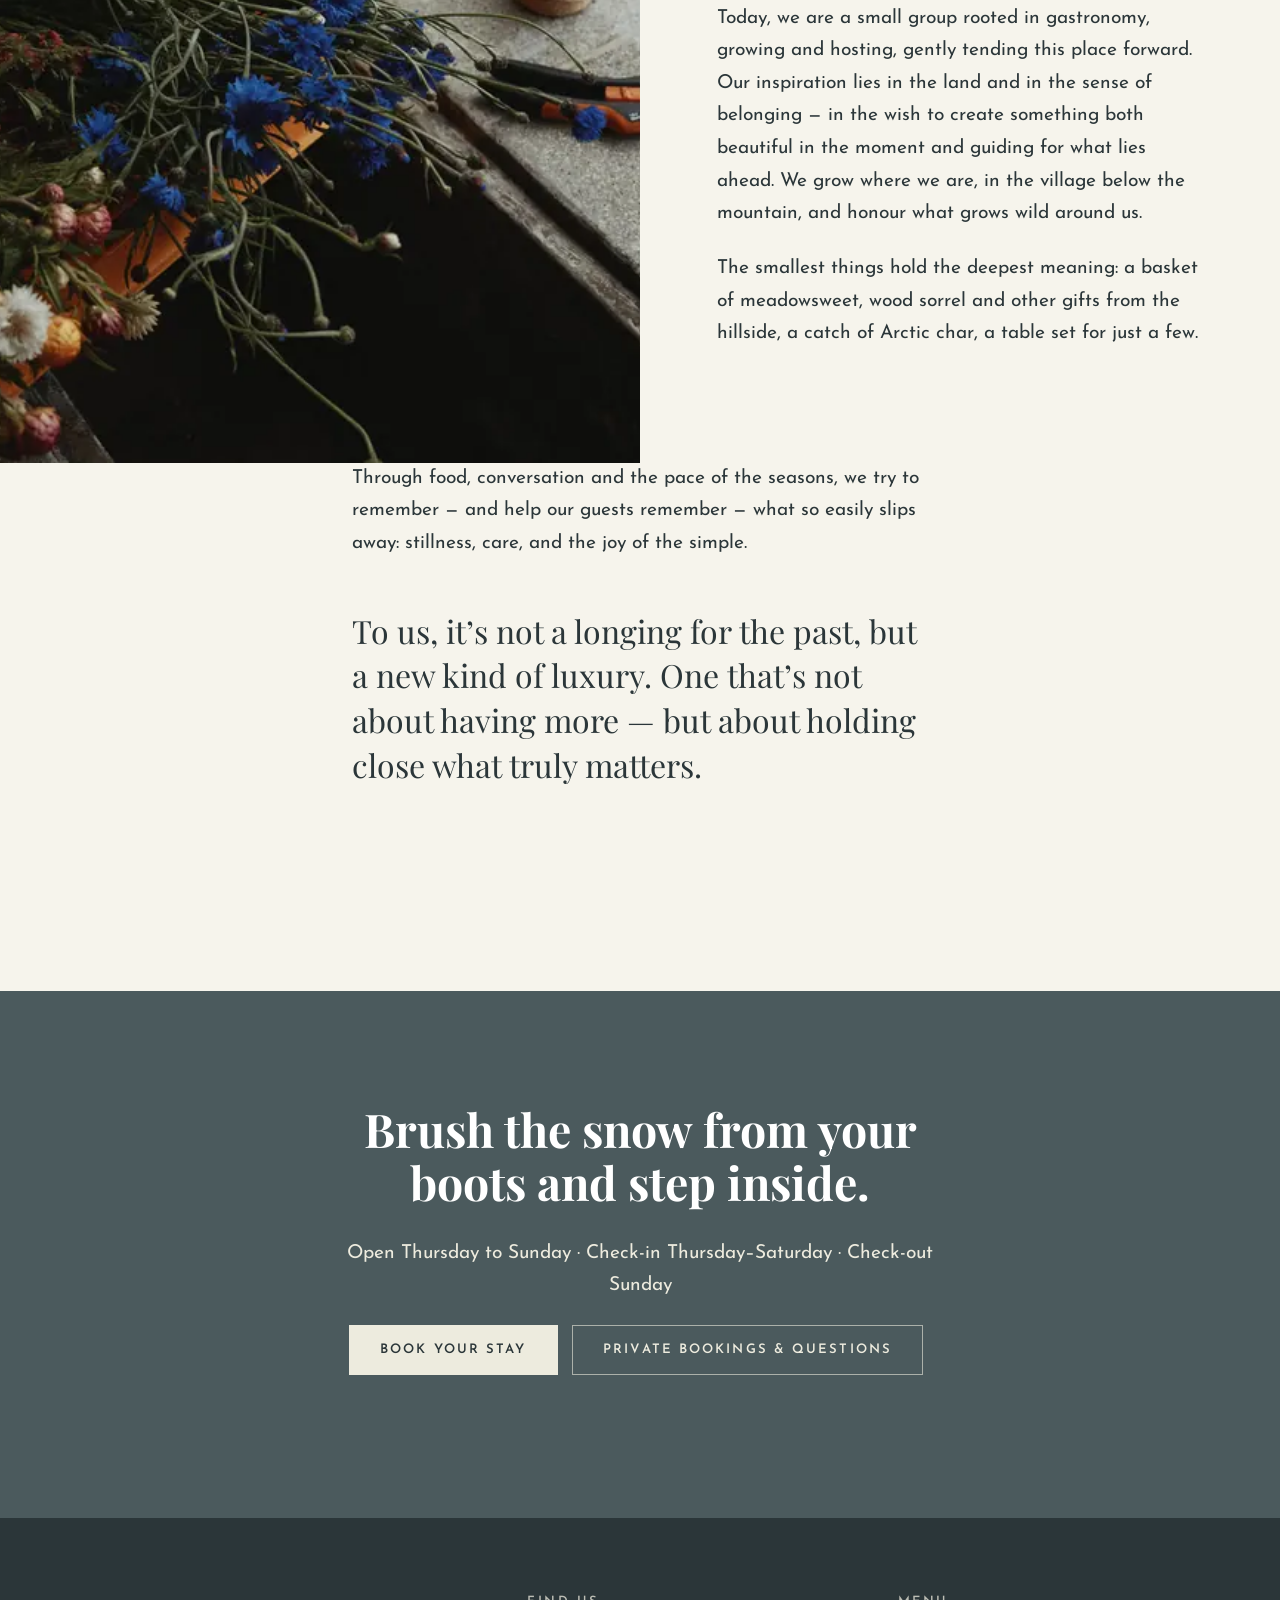
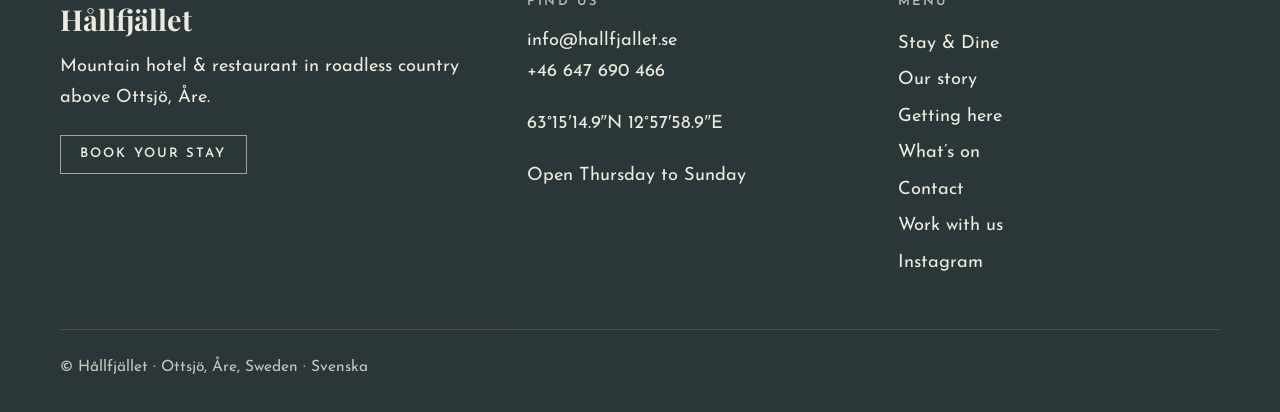
<file: en/our-story/index.html>
<!DOCTYPE html>
<html lang="en">
<head>
<meta charset="UTF-8">
<meta name="viewport" content="width=device-width, initial-scale=1">
<title>Our story – Hållfjället</title>
<meta name="description" content="A mountain lodge built in the early 1940s by Theodor Seefried, still a place where artistic flair meets uncompromising craft.">
<meta name="theme-color" content="#2b3639">
<link rel="canonical" href="https://www.hallfjallet.se/en/our-story/">
<link rel="alternate" hreflang="en" href="https://www.hallfjallet.se/en/our-story/">
<link rel="alternate" hreflang="sv" href="https://www.hallfjallet.se/sv/var-historia/">
<link rel="alternate" hreflang="x-default" href="https://www.hallfjallet.se/en/our-story/">
<meta property="og:type" content="website">
<meta property="og:site_name" content="Hållfjället">
<meta property="og:title" content="Our story – Hållfjället">
<meta property="og:description" content="A mountain lodge built in the early 1940s by Theodor Seefried, still a place where artistic flair meets uncompromising craft.">
<meta property="og:url" content="https://www.hallfjallet.se/en/our-story/">
<meta property="og:image" content="https://www.hallfjallet.se/assets/img/og.jpg">
<meta property="og:locale" content="en_GB">
<meta name="twitter:card" content="summary_large_image">
<link rel="icon" type="image/x-icon" href="/favicon.ico">
<link rel="apple-touch-icon" sizes="180x180" href="/apple-touch-icon.png">
<link rel="preconnect" href="https://fonts.googleapis.com">
<link rel="preconnect" href="https://fonts.gstatic.com" crossorigin>
<link href="https://fonts.googleapis.com/css2?family=Josefin+Sans:wght@300;400;600&family=Playfair+Display:ital,wght@0,400;0,700;1,400&display=swap" rel="stylesheet">
<link rel="stylesheet" href="/assets/style.css">
</head>
<body class="page-story">
<a class="skip" href="#main">Skip to content</a>
<header class="site-header" id="top">
  <a class="brand" href="/en/" aria-label="Hållfjället – Home">Hållfjället</a>
  <button class="nav-toggle" aria-expanded="false" aria-controls="nav"><span class="sr">Menu</span><span class="bars" aria-hidden="true"></span></button>
  <nav id="nav" class="site-nav" aria-label="Menu">
    <ul><li><a href="/en/stay-and-dine/">Stay & Dine</a></li><li><a href="/en/our-story/" aria-current="page">Our story</a></li><li><a href="/en/getting-here/">Getting here</a></li><li><a href="/en/whats-on/">What’s on</a></li><li><a href="/en/contact/">Contact</a></li></ul>
    <div class="nav-actions">
      <a class="lang" href="/sv/var-historia/" hreflang="sv" lang="sv">Svenska</a>
      <a class="btn btn-solid btn-small" href="https://online.bookvisit.com/package?channelid=b6e866a4-7126-457c-83b1-7e566d886ac0&langid=2" target="_blank" rel="noopener">Book</a>
    </div>
  </nav>
</header>
<main id="main">
<section class="hero">
  <img class="hero-img" src="/assets/img/team-table-1280.webp" srcset="/assets/img/team-table-640.webp 640w, /assets/img/team-table-1280.webp 1280w, /assets/img/team-table-1920.webp 1920w" sizes="100vw" alt="The team laughing around a long table in the kitchen" loading="eager" decoding="async">
  <div class="hero-shade"></div>
  <div class="hero-inner">
    <p class="eyebrow">Our story</p>
    <h1>A new kind of luxury</h1>
    
    
  </div>
</section>
<section class="prose reveal">
  <blockquote class="pull"><p>“My husband and I try, first and foremost, to create a sense of home. We’d rather not make it too business-like or hotel-ish.”</p></blockquote>
  <p>So wrote Mrs. Seefried, the hostess who welcomed Hållfjället’s very first guests in the winter of 1943. And that spirit of hospitality still lingers in the walls. Here, you’re welcome just as you are — wrapped in a wool sweater and thick socks, or dressed in your Sunday best. One guest settles in with a book and a good glass of something; another brushes snow from his beard and hangs damp socks to dry.</p>
  <p>Hållfjället’s mountain lodge was built in the early 1940s by Austrian visionary Theodor Seefried — a renaissance soul who drew the plans, engineered the structure, and raised the timber with his own hands. And what a marvel it was for its time: guests would ski or hike their way up, perhaps with dancing shoes tucked in their packs, ready for an elegant supper and a turn around the piano.</p>
  <p>What we treasure most today — beyond the vast, unspoiled wilderness — is how little has changed. Hållfjället remains a place where artistic flair meets uncompromising craft.</p>
</section>
<section class="split">
  <div class="split-media reveal"><img src="/assets/img/wildflowers-1280.webp" srcset="/assets/img/wildflowers-640.webp 640w, /assets/img/wildflowers-1280.webp 1280w, /assets/img/wildflowers-1920.webp 1920w" sizes="(min-width: 900px) 50vw, 100vw" alt="Wild flowers and secateurs on a stone ledge" loading="lazy" decoding="async"></div>
  <div class="split-text reveal">
    <h2>Today</h2>
    <p>Today, we are a small group rooted in gastronomy, growing and hosting, gently tending this place forward. Our inspiration lies in the land and in the sense of belonging — in the wish to create something both beautiful in the moment and guiding for what lies ahead. We grow where we are, in the village below the mountain, and honour what grows wild around us.</p><p>The smallest things hold the deepest meaning: a basket of meadowsweet, wood sorrel and other gifts from the hillside, a catch of Arctic char, a table set for just a few.</p>
    
  </div>
</section>
<section class="prose prose-end reveal">
  <p>Through food, conversation and the pace of the seasons, we try to remember — and help our guests remember — what so easily slips away: stillness, care, and the joy of the simple.</p>
  <p class="big">To us, it’s not a longing for the past, but a new kind of luxury. One that’s not about having more — but about holding close what truly matters.</p>
</section>
<section class="reserve">
  <div class="reserve-inner reveal">
    <h2>Brush the snow from your boots and step inside.</h2>
    <p>Open Thursday to Sunday · Check-in Thursday–Saturday · Check-out Sunday</p>
    <p><a class="btn btn-solid" href="https://online.bookvisit.com/package?channelid=b6e866a4-7126-457c-83b1-7e566d886ac0&langid=2" target="_blank" rel="noopener">Book your stay</a> <a class="btn btn-ghost" href="/en/contact/">Private bookings & questions</a></p>
  </div>
</section>
</main>
<footer class="site-footer">
  <div class="footer-grid">
    <div>
      <p class="footer-brand">Hållfjället</p>
      <p>Mountain hotel & restaurant in roadless country above Ottsjö, Åre.</p>
      <p><a class="btn btn-outline btn-small" href="https://online.bookvisit.com/package?channelid=b6e866a4-7126-457c-83b1-7e566d886ac0&langid=2" target="_blank" rel="noopener">Book your stay</a></p>
    </div>
    <div>
      <h2>Find us</h2>
      <p><a href="mailto:info@hallfjallet.se">info@hallfjallet.se</a><br><a href="tel:+46647690466">+46 647 690 466</a></p>
      <p><a href="https://maps.app.goo.gl/cN29GmALMJw5GViJA" target="_blank" rel="noopener">63°15′14.9″N 12°57′58.9″E</a></p>
      <p>Open Thursday to Sunday</p>
    </div>
    <div>
      <h2>Menu</h2>
      <ul class="footer-links"><li><a href="/en/stay-and-dine/">Stay & Dine</a></li><li><a href="/en/our-story/">Our story</a></li><li><a href="/en/getting-here/">Getting here</a></li><li><a href="/en/whats-on/">What’s on</a></li><li><a href="/en/contact/">Contact</a></li><li><a href="/en/work-with-us/">Work with us</a></li><li><a href="https://instagram.com/hallfjallsgarden" target="_blank" rel="noopener">Instagram</a></li></ul>
    </div>
  </div>
  <p class="legal">© Hållfjället · Ottsjö, Åre, Sweden · <a href="/sv/var-historia/" hreflang="sv" lang="sv">Svenska</a></p>
</footer>
<script src="/assets/site.js" defer></script>
</body>
</html>
</file>
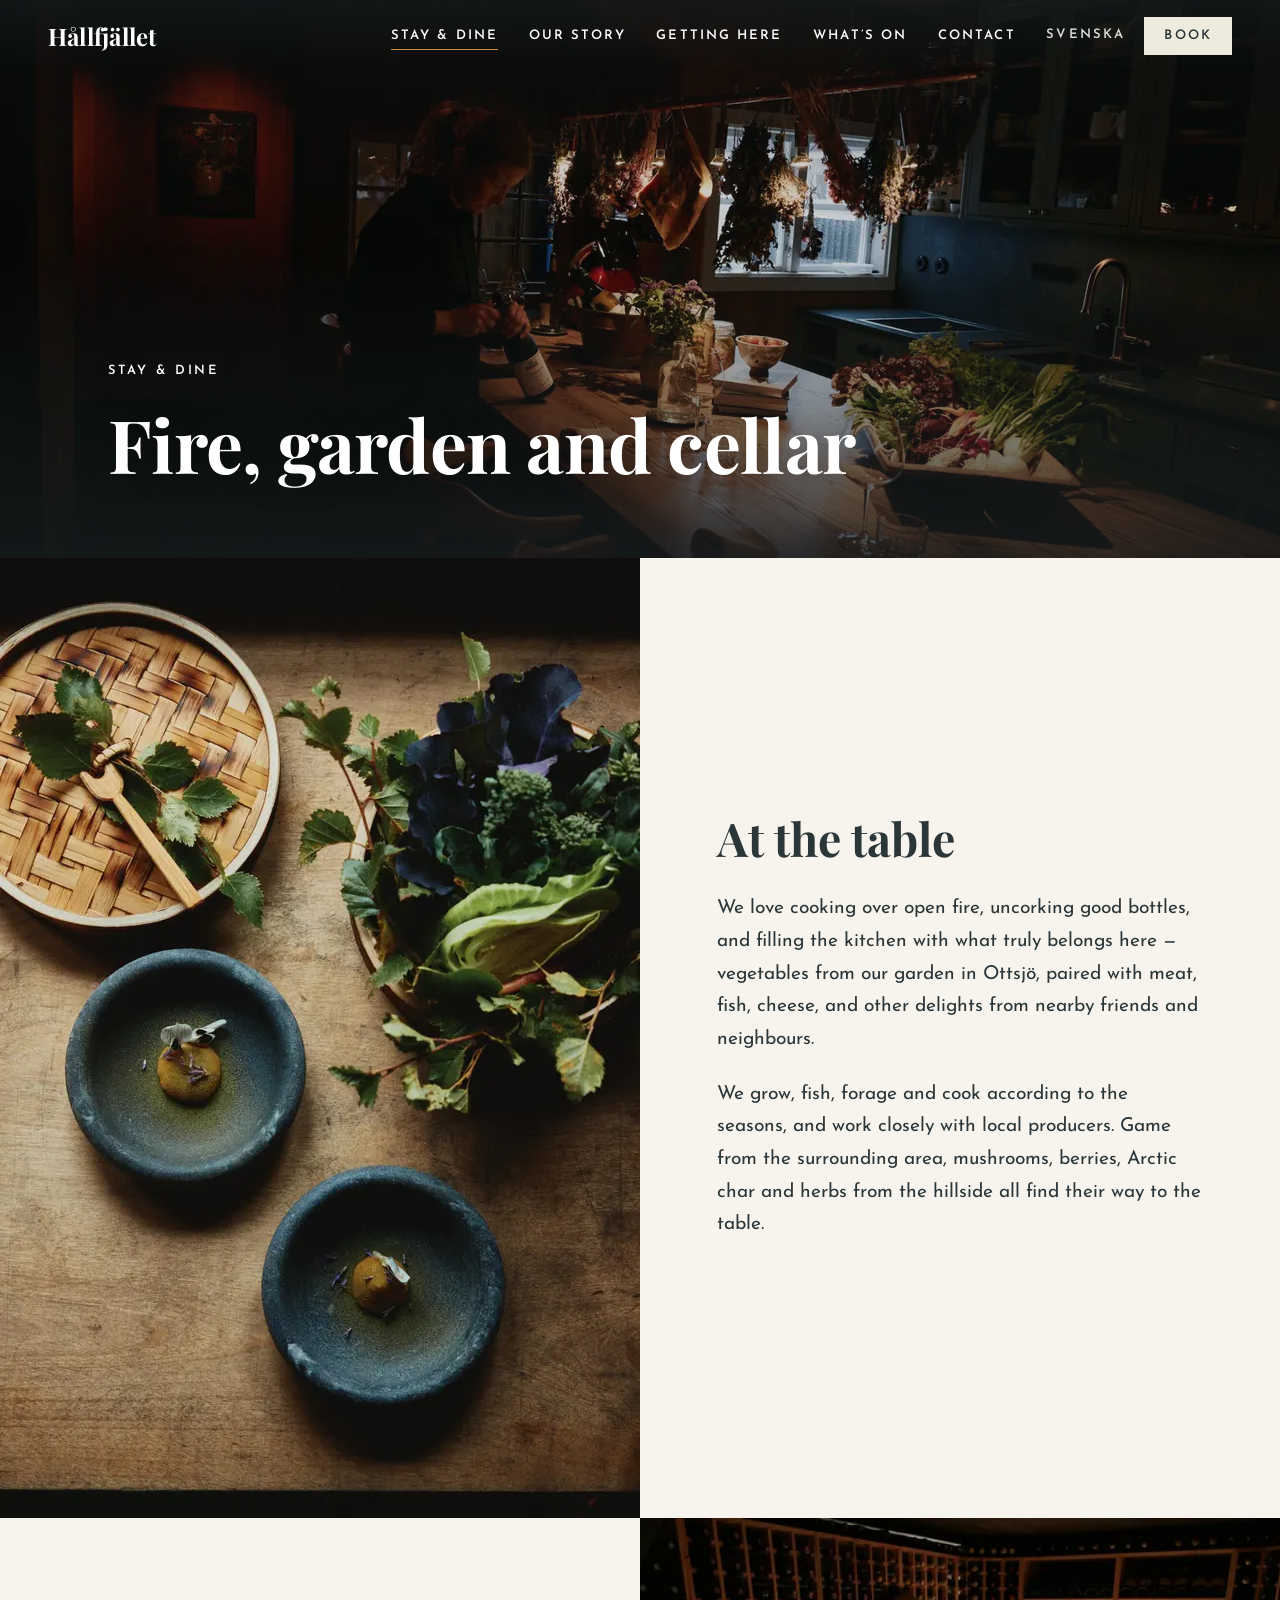
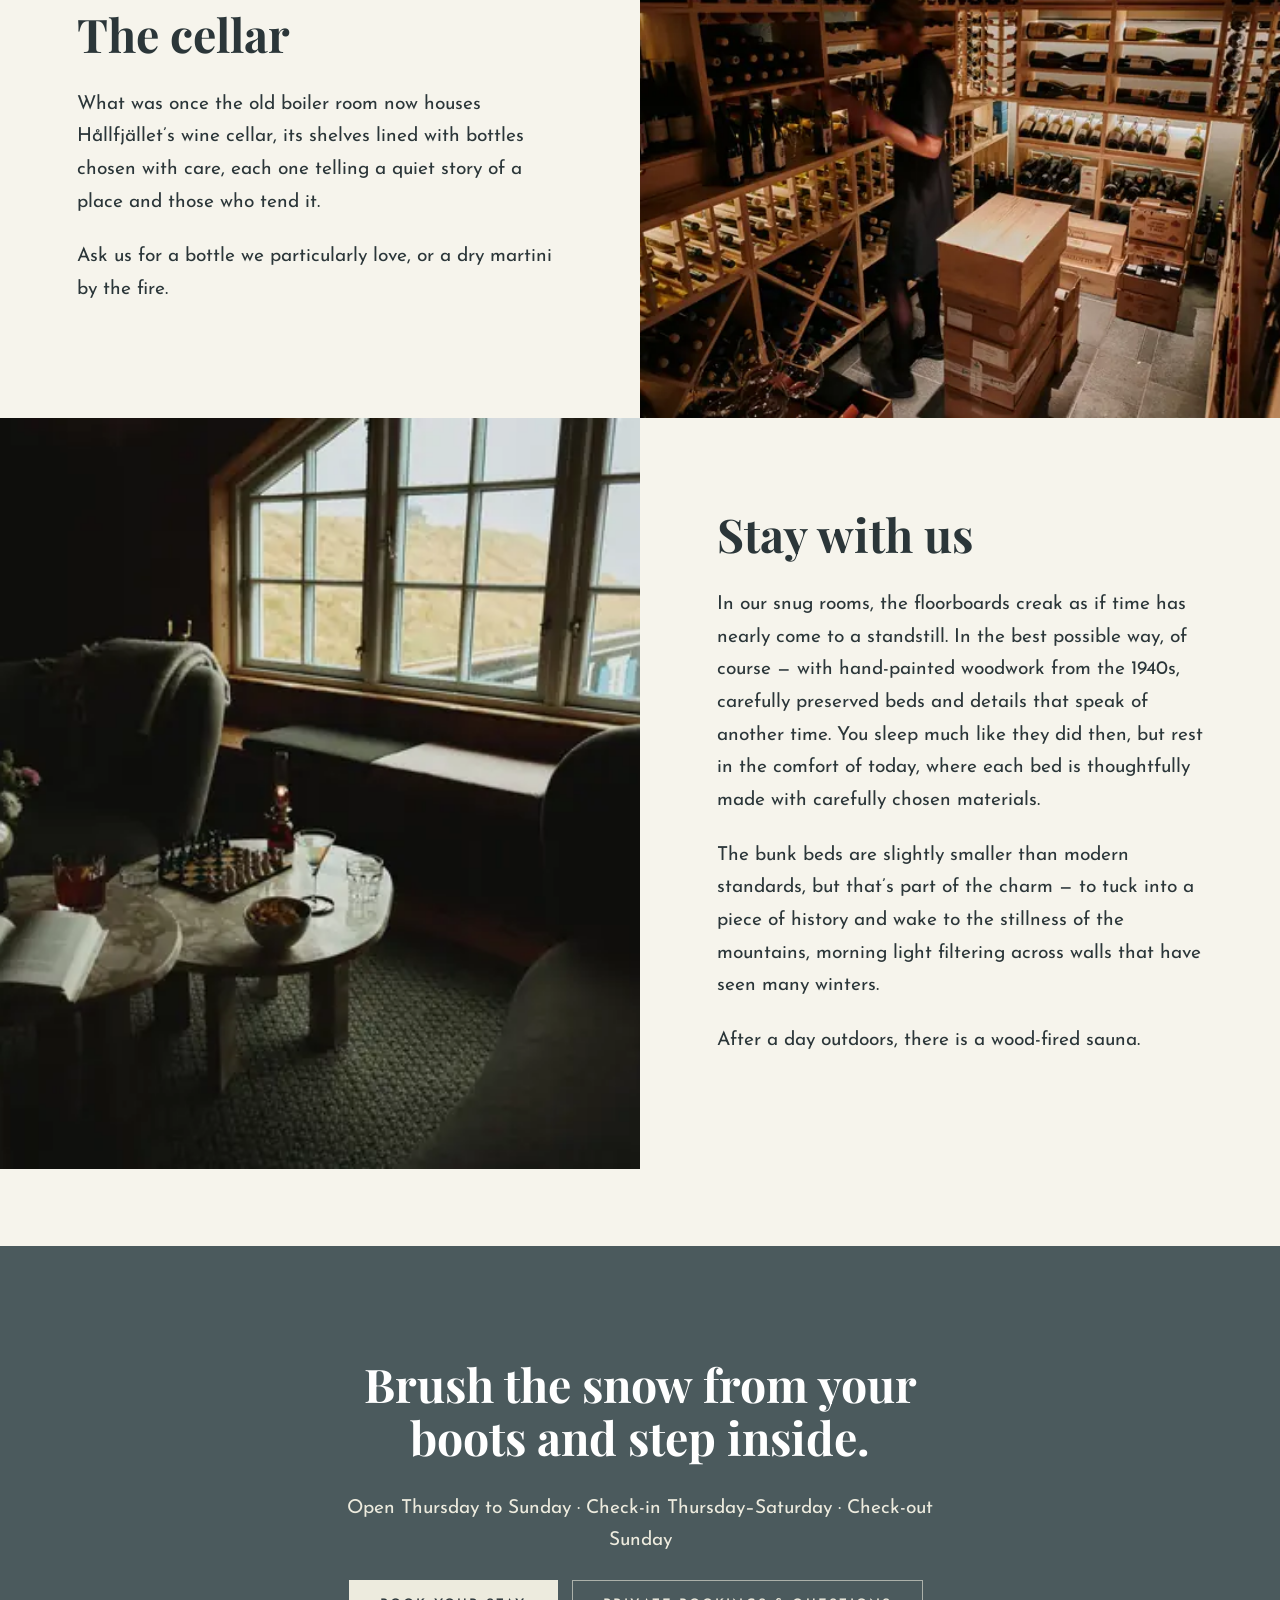
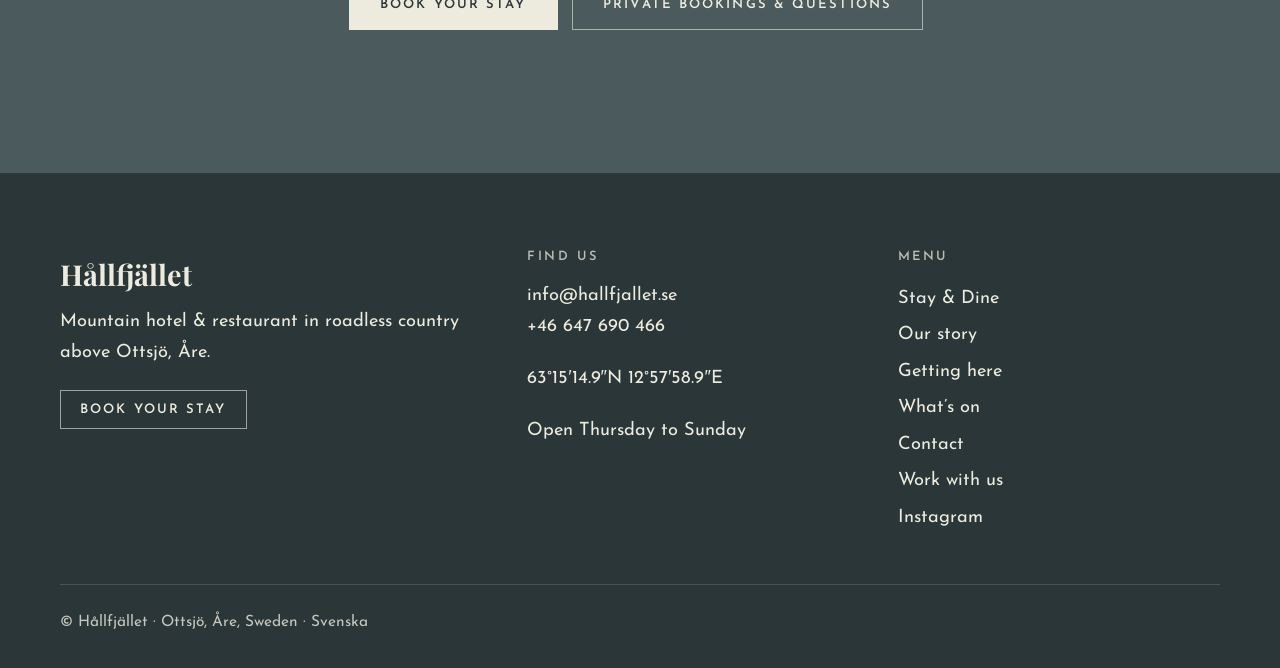
<file: en/stay-and-dine/index.html>
<!DOCTYPE html>
<html lang="en">
<head>
<meta charset="UTF-8">
<meta name="viewport" content="width=device-width, initial-scale=1">
<title>Stay &amp; Dine – Hållfjället</title>
<meta name="description" content="Rooms with 1940s hand-painted woodwork, dinners cooked over open fire and a cellar in the old boiler room.">
<meta name="theme-color" content="#2b3639">
<link rel="canonical" href="https://www.hallfjallet.se/en/stay-and-dine/">
<link rel="alternate" hreflang="en" href="https://www.hallfjallet.se/en/stay-and-dine/">
<link rel="alternate" hreflang="sv" href="https://www.hallfjallet.se/sv/bo-och-ata/">
<link rel="alternate" hreflang="x-default" href="https://www.hallfjallet.se/en/stay-and-dine/">
<meta property="og:type" content="website">
<meta property="og:site_name" content="Hållfjället">
<meta property="og:title" content="Stay &amp; Dine – Hållfjället">
<meta property="og:description" content="Rooms with 1940s hand-painted woodwork, dinners cooked over open fire and a cellar in the old boiler room.">
<meta property="og:url" content="https://www.hallfjallet.se/en/stay-and-dine/">
<meta property="og:image" content="https://www.hallfjallet.se/assets/img/og.jpg">
<meta property="og:locale" content="en_GB">
<meta name="twitter:card" content="summary_large_image">
<link rel="icon" type="image/x-icon" href="/favicon.ico">
<link rel="apple-touch-icon" sizes="180x180" href="/apple-touch-icon.png">
<link rel="preconnect" href="https://fonts.googleapis.com">
<link rel="preconnect" href="https://fonts.gstatic.com" crossorigin>
<link href="https://fonts.googleapis.com/css2?family=Josefin+Sans:wght@300;400;600&family=Playfair+Display:ital,wght@0,400;0,700;1,400&display=swap" rel="stylesheet">
<link rel="stylesheet" href="/assets/style.css">
</head>
<body class="page-stay">
<a class="skip" href="#main">Skip to content</a>
<header class="site-header" id="top">
  <a class="brand" href="/en/" aria-label="Hållfjället – Home">Hållfjället</a>
  <button class="nav-toggle" aria-expanded="false" aria-controls="nav"><span class="sr">Menu</span><span class="bars" aria-hidden="true"></span></button>
  <nav id="nav" class="site-nav" aria-label="Menu">
    <ul><li><a href="/en/stay-and-dine/" aria-current="page">Stay & Dine</a></li><li><a href="/en/our-story/">Our story</a></li><li><a href="/en/getting-here/">Getting here</a></li><li><a href="/en/whats-on/">What’s on</a></li><li><a href="/en/contact/">Contact</a></li></ul>
    <div class="nav-actions">
      <a class="lang" href="/sv/bo-och-ata/" hreflang="sv" lang="sv">Svenska</a>
      <a class="btn btn-solid btn-small" href="https://online.bookvisit.com/package?channelid=b6e866a4-7126-457c-83b1-7e566d886ac0&langid=2" target="_blank" rel="noopener">Book</a>
    </div>
  </nav>
</header>
<main id="main">
<section class="hero">
  <img class="hero-img" src="/assets/img/dining-room-1280.webp" srcset="/assets/img/dining-room-640.webp 640w, /assets/img/dining-room-640.webp 640w, /assets/img/dining-room-1280.webp 1280w, /assets/img/dining-room-1280.webp 1280w, /assets/img/dining-room-1920.webp 1920w" sizes="100vw" alt="The candle-lit dining room with a long laid table" loading="eager" decoding="async">
  <div class="hero-shade"></div>
  <div class="hero-inner">
    <p class="eyebrow">Stay & Dine</p>
    <h1>Fire, garden and cellar</h1>
    
    
  </div>
</section>
<section class="split" id="table">
  <div class="split-media reveal tall"><img src="/assets/img/tabletop-dishes-1280.webp" srcset="/assets/img/tabletop-dishes-640.webp 640w, /assets/img/tabletop-dishes-1280.webp 1280w" sizes="(min-width: 900px) 40vw, 100vw" alt="Blue bowls, a woven bread basket and greens on a wooden table" loading="lazy" decoding="async"></div>
  <div class="split-text reveal">
    <h2>At the table</h2>
    <p>We love cooking over open fire, uncorking good bottles, and filling the kitchen with what truly belongs here — vegetables from our garden in Ottsjö, paired with meat, fish, cheese, and other delights from nearby friends and neighbours.</p><p>We grow, fish, forage and cook according to the seasons, and work closely with local producers. Game from the surrounding area, mushrooms, berries, Arctic char and herbs from the hillside all find their way to the table.</p>
    
  </div>
</section>
<section class="split reverse">
  <div class="split-media reveal"><img src="/assets/img/wine-cellar-1280.webp" srcset="/assets/img/wine-cellar-640.webp 640w, /assets/img/wine-cellar-1280.webp 1280w, /assets/img/wine-cellar-1920.webp 1920w" sizes="(min-width: 900px) 50vw, 100vw" alt="The wine cellar in the old boiler room" loading="lazy" decoding="async"></div>
  <div class="split-text reveal">
    <h2>The cellar</h2>
    <p>What was once the old boiler room now houses Hållfjället’s wine cellar, its shelves lined with bottles chosen with care, each one telling a quiet story of a place and those who tend it.</p><p>Ask us for a bottle we particularly love, or a dry martini by the fire.</p>
    
  </div>
</section>
<section class="split" id="stay">
  <div class="split-media reveal"><img src="/assets/img/sitting-room-1280.webp" srcset="/assets/img/sitting-room-640.webp 640w, /assets/img/sitting-room-1280.webp 1280w, /assets/img/sitting-room-1920.webp 1920w" sizes="(min-width: 900px) 50vw, 100vw" alt="A sitting room with big windows and a low table with books" loading="lazy" decoding="async"></div>
  <div class="split-text reveal">
    <h2>Stay with us</h2>
    <p>In our snug rooms, the floorboards creak as if time has nearly come to a standstill. In the best possible way, of course — with hand-painted woodwork from the 1940s, carefully preserved beds and details that speak of another time. You sleep much like they did then, but rest in the comfort of today, where each bed is thoughtfully made with carefully chosen materials.</p><p>The bunk beds are slightly smaller than modern standards, but that’s part of the charm — to tuck into a piece of history and wake to the stillness of the mountains, morning light filtering across walls that have seen many winters.</p><p>After a day outdoors, there is a wood-fired sauna.</p>
    
  </div>
</section>
<section class="reserve">
  <div class="reserve-inner reveal">
    <h2>Brush the snow from your boots and step inside.</h2>
    <p>Open Thursday to Sunday · Check-in Thursday–Saturday · Check-out Sunday</p>
    <p><a class="btn btn-solid" href="https://online.bookvisit.com/package?channelid=b6e866a4-7126-457c-83b1-7e566d886ac0&langid=2" target="_blank" rel="noopener">Book your stay</a> <a class="btn btn-ghost" href="/en/contact/">Private bookings & questions</a></p>
  </div>
</section>
</main>
<footer class="site-footer">
  <div class="footer-grid">
    <div>
      <p class="footer-brand">Hållfjället</p>
      <p>Mountain hotel & restaurant in roadless country above Ottsjö, Åre.</p>
      <p><a class="btn btn-outline btn-small" href="https://online.bookvisit.com/package?channelid=b6e866a4-7126-457c-83b1-7e566d886ac0&langid=2" target="_blank" rel="noopener">Book your stay</a></p>
    </div>
    <div>
      <h2>Find us</h2>
      <p><a href="mailto:info@hallfjallet.se">info@hallfjallet.se</a><br><a href="tel:+46647690466">+46 647 690 466</a></p>
      <p><a href="https://maps.app.goo.gl/cN29GmALMJw5GViJA" target="_blank" rel="noopener">63°15′14.9″N 12°57′58.9″E</a></p>
      <p>Open Thursday to Sunday</p>
    </div>
    <div>
      <h2>Menu</h2>
      <ul class="footer-links"><li><a href="/en/stay-and-dine/">Stay & Dine</a></li><li><a href="/en/our-story/">Our story</a></li><li><a href="/en/getting-here/">Getting here</a></li><li><a href="/en/whats-on/">What’s on</a></li><li><a href="/en/contact/">Contact</a></li><li><a href="/en/work-with-us/">Work with us</a></li><li><a href="https://instagram.com/hallfjallsgarden" target="_blank" rel="noopener">Instagram</a></li></ul>
    </div>
  </div>
  <p class="legal">© Hållfjället · Ottsjö, Åre, Sweden · <a href="/sv/bo-och-ata/" hreflang="sv" lang="sv">Svenska</a></p>
</footer>
<script src="/assets/site.js" defer></script>
</body>
</html>
</file>
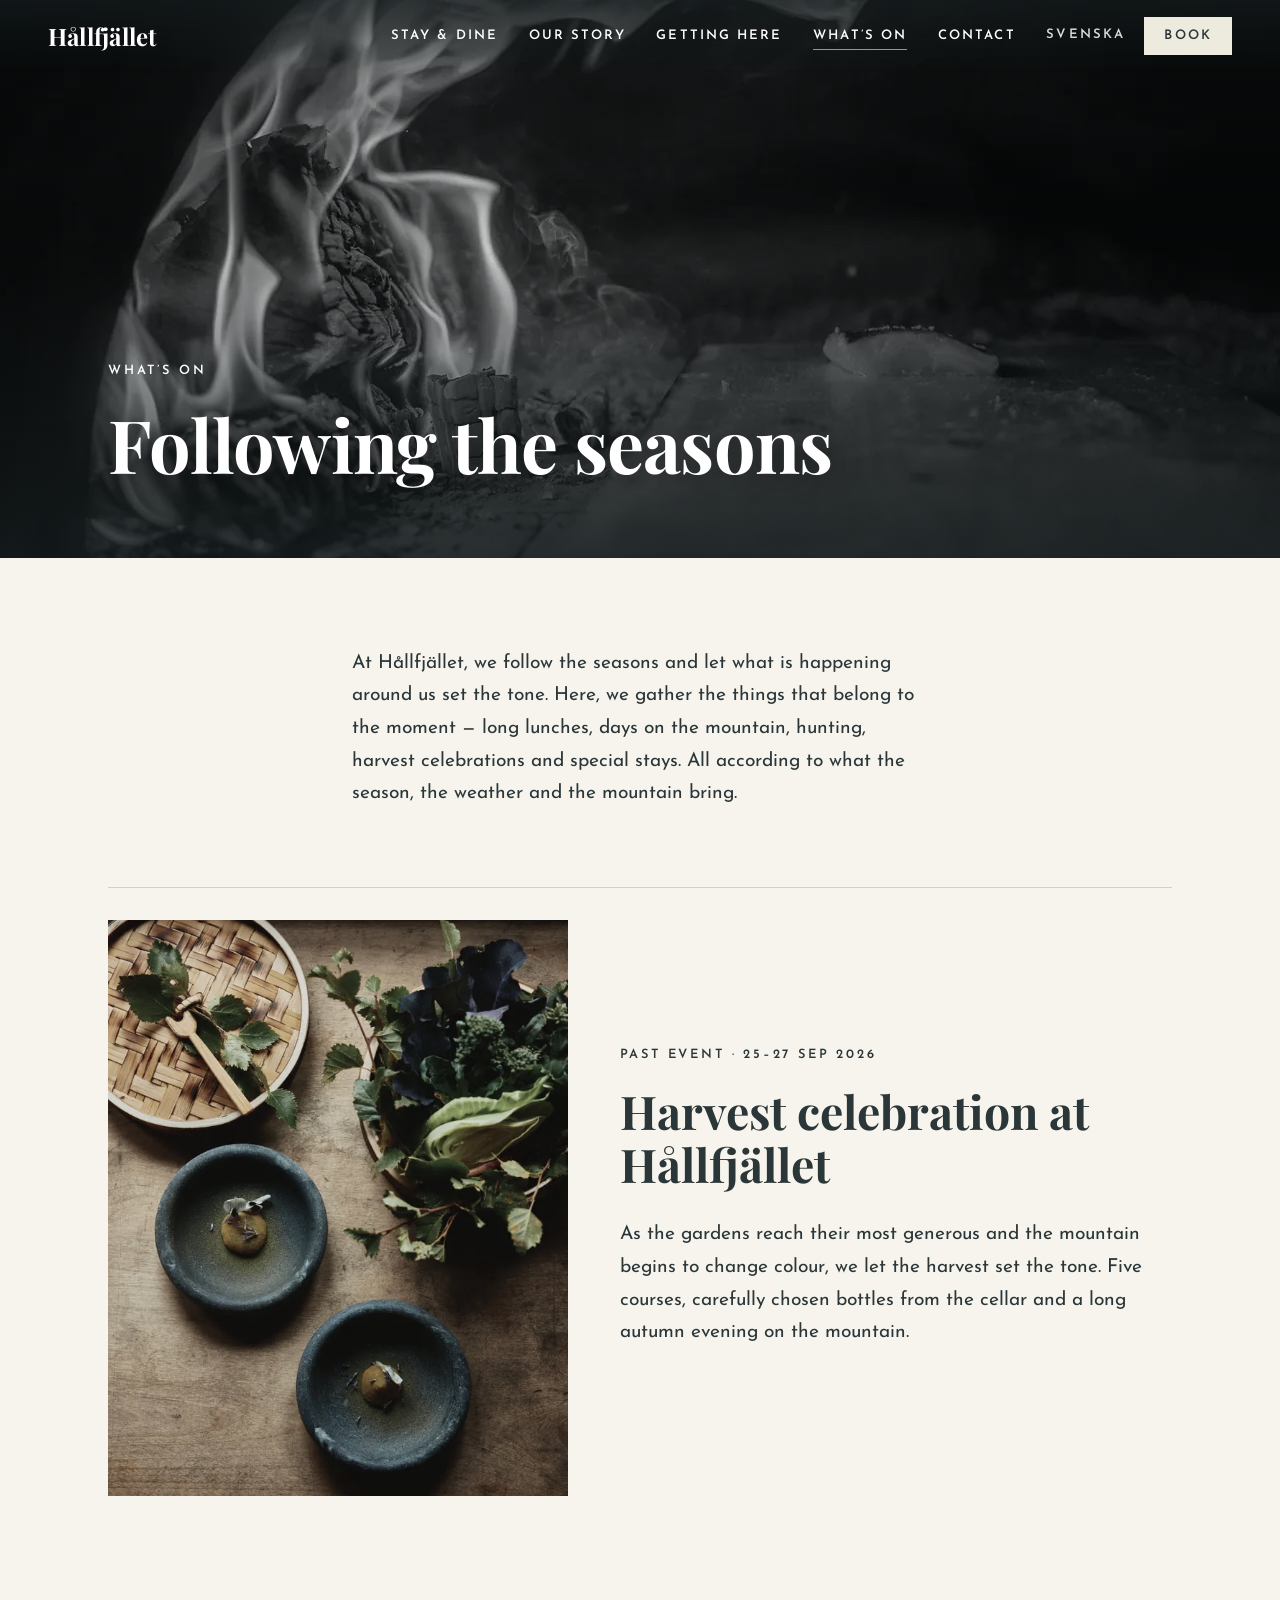
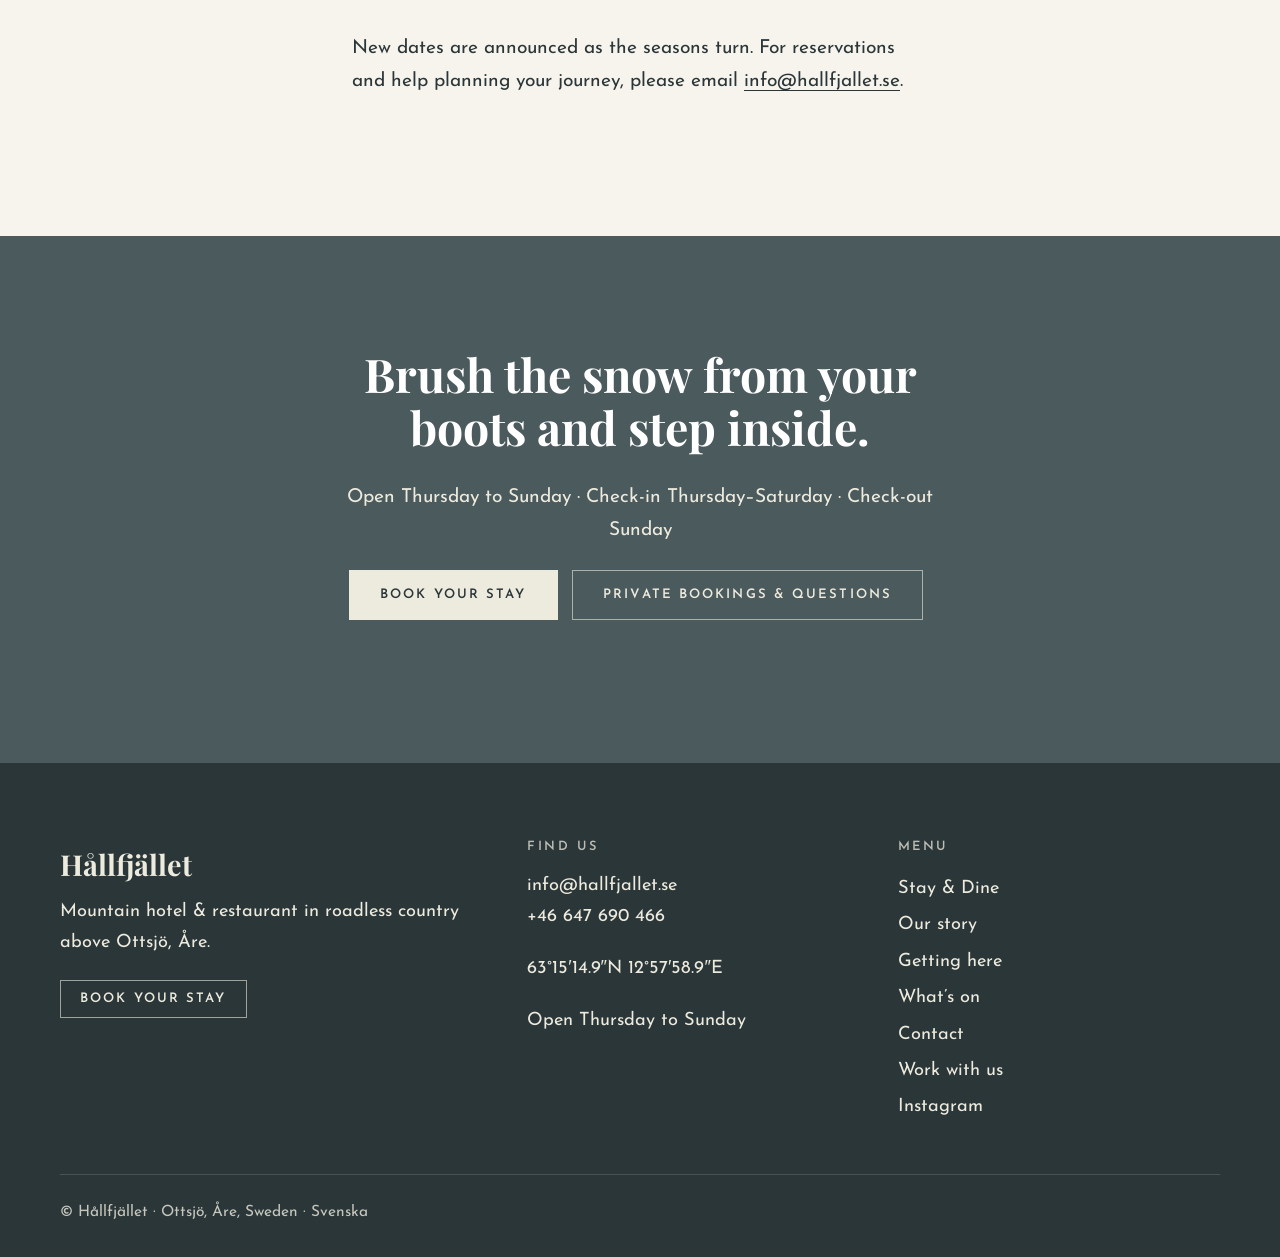
<file: en/whats-on/index.html>
<!DOCTYPE html>
<html lang="en">
<head>
<meta charset="UTF-8">
<meta name="viewport" content="width=device-width, initial-scale=1">
<title>What’s on – Hållfjället</title>
<meta name="description" content="Long lunches, days on the mountain, hunting, harvest celebrations and special stays, as the seasons allow.">
<meta name="theme-color" content="#2b3639">
<link rel="canonical" href="https://www.hallfjallet.se/en/whats-on/">
<link rel="alternate" hreflang="en" href="https://www.hallfjallet.se/en/whats-on/">
<link rel="alternate" hreflang="sv" href="https://www.hallfjallet.se/sv/nu-pa-hallfjallet/">
<link rel="alternate" hreflang="x-default" href="https://www.hallfjallet.se/en/whats-on/">
<meta property="og:type" content="website">
<meta property="og:site_name" content="Hållfjället">
<meta property="og:title" content="What’s on – Hållfjället">
<meta property="og:description" content="Long lunches, days on the mountain, hunting, harvest celebrations and special stays, as the seasons allow.">
<meta property="og:url" content="https://www.hallfjallet.se/en/whats-on/">
<meta property="og:image" content="https://www.hallfjallet.se/assets/img/og.jpg">
<meta property="og:locale" content="en_GB">
<meta name="twitter:card" content="summary_large_image">
<link rel="icon" type="image/x-icon" href="/favicon.ico">
<link rel="apple-touch-icon" sizes="180x180" href="/apple-touch-icon.png">
<link rel="preconnect" href="https://fonts.googleapis.com">
<link rel="preconnect" href="https://fonts.gstatic.com" crossorigin>
<link href="https://fonts.googleapis.com/css2?family=Josefin+Sans:wght@300;400;600&family=Playfair+Display:ital,wght@0,400;0,700;1,400&display=swap" rel="stylesheet">
<link rel="stylesheet" href="/assets/style.css">
</head>
<body class="page-whatson">
<a class="skip" href="#main">Skip to content</a>
<header class="site-header" id="top">
  <a class="brand" href="/en/" aria-label="Hållfjället – Home">Hållfjället</a>
  <button class="nav-toggle" aria-expanded="false" aria-controls="nav"><span class="sr">Menu</span><span class="bars" aria-hidden="true"></span></button>
  <nav id="nav" class="site-nav" aria-label="Menu">
    <ul><li><a href="/en/stay-and-dine/">Stay & Dine</a></li><li><a href="/en/our-story/">Our story</a></li><li><a href="/en/getting-here/">Getting here</a></li><li><a href="/en/whats-on/" aria-current="page">What’s on</a></li><li><a href="/en/contact/">Contact</a></li></ul>
    <div class="nav-actions">
      <a class="lang" href="/sv/nu-pa-hallfjallet/" hreflang="sv" lang="sv">Svenska</a>
      <a class="btn btn-solid btn-small" href="https://online.bookvisit.com/package?channelid=b6e866a4-7126-457c-83b1-7e566d886ac0&langid=2" target="_blank" rel="noopener">Book</a>
    </div>
  </nav>
</header>
<main id="main">
<section class="hero">
  <img class="hero-img" src="/assets/img/fire-1280.webp" srcset="/assets/img/fire-640.webp 640w, /assets/img/fire-1280.webp 1280w, /assets/img/fire-1920.webp 1920w" sizes="100vw" alt="Flames inside a wood-fired oven" loading="eager" decoding="async">
  <div class="hero-shade"></div>
  <div class="hero-inner">
    <p class="eyebrow">What’s on</p>
    <h1>Following the seasons</h1>
    
    
  </div>
</section>
<section class="prose reveal">
  <p>At Hållfjället, we follow the seasons and let what is happening around us set the tone. Here, we gather the things that belong to the moment — long lunches, days on the mountain, hunting, harvest celebrations and special stays. All according to what the season, the weather and the mountain bring.</p>
</section>
<section class="events">
  <!-- To add an event: copy an <article class="event"> block below. Mark finished events with class "event past". -->
  <article class="event past reveal">
    <div class="event-media"><img src="/assets/img/tabletop-dishes-1280.webp" srcset="/assets/img/tabletop-dishes-640.webp 640w, /assets/img/tabletop-dishes-1280.webp 1280w" sizes="(min-width: 900px) 30vw, 100vw" alt="Blue bowls, a woven bread basket and greens on a wooden table" loading="lazy" decoding="async"></div>
    <div class="event-text">
      <p class="eyebrow">Past event · 25–27 Sep 2026</p>
      <h2>Harvest celebration at Hållfjället</h2>
      <p>As the gardens reach their most generous and the mountain begins to change colour, we let the harvest set the tone. Five courses, carefully chosen bottles from the cellar and a long autumn evening on the mountain.</p>
    </div>
  </article>
</section>
<section class="prose reveal">
  <p>New dates are announced as the seasons turn. For reservations and help planning your journey, please email <a href="mailto:info@hallfjallet.se">info@hallfjallet.se</a>.</p>
</section>
<section class="reserve">
  <div class="reserve-inner reveal">
    <h2>Brush the snow from your boots and step inside.</h2>
    <p>Open Thursday to Sunday · Check-in Thursday–Saturday · Check-out Sunday</p>
    <p><a class="btn btn-solid" href="https://online.bookvisit.com/package?channelid=b6e866a4-7126-457c-83b1-7e566d886ac0&langid=2" target="_blank" rel="noopener">Book your stay</a> <a class="btn btn-ghost" href="/en/contact/">Private bookings & questions</a></p>
  </div>
</section>
</main>
<footer class="site-footer">
  <div class="footer-grid">
    <div>
      <p class="footer-brand">Hållfjället</p>
      <p>Mountain hotel & restaurant in roadless country above Ottsjö, Åre.</p>
      <p><a class="btn btn-outline btn-small" href="https://online.bookvisit.com/package?channelid=b6e866a4-7126-457c-83b1-7e566d886ac0&langid=2" target="_blank" rel="noopener">Book your stay</a></p>
    </div>
    <div>
      <h2>Find us</h2>
      <p><a href="mailto:info@hallfjallet.se">info@hallfjallet.se</a><br><a href="tel:+46647690466">+46 647 690 466</a></p>
      <p><a href="https://maps.app.goo.gl/cN29GmALMJw5GViJA" target="_blank" rel="noopener">63°15′14.9″N 12°57′58.9″E</a></p>
      <p>Open Thursday to Sunday</p>
    </div>
    <div>
      <h2>Menu</h2>
      <ul class="footer-links"><li><a href="/en/stay-and-dine/">Stay & Dine</a></li><li><a href="/en/our-story/">Our story</a></li><li><a href="/en/getting-here/">Getting here</a></li><li><a href="/en/whats-on/">What’s on</a></li><li><a href="/en/contact/">Contact</a></li><li><a href="/en/work-with-us/">Work with us</a></li><li><a href="https://instagram.com/hallfjallsgarden" target="_blank" rel="noopener">Instagram</a></li></ul>
    </div>
  </div>
  <p class="legal">© Hållfjället · Ottsjö, Åre, Sweden · <a href="/sv/nu-pa-hallfjallet/" hreflang="sv" lang="sv">Svenska</a></p>
</footer>
<script src="/assets/site.js" defer></script>
</body>
</html>
</file>
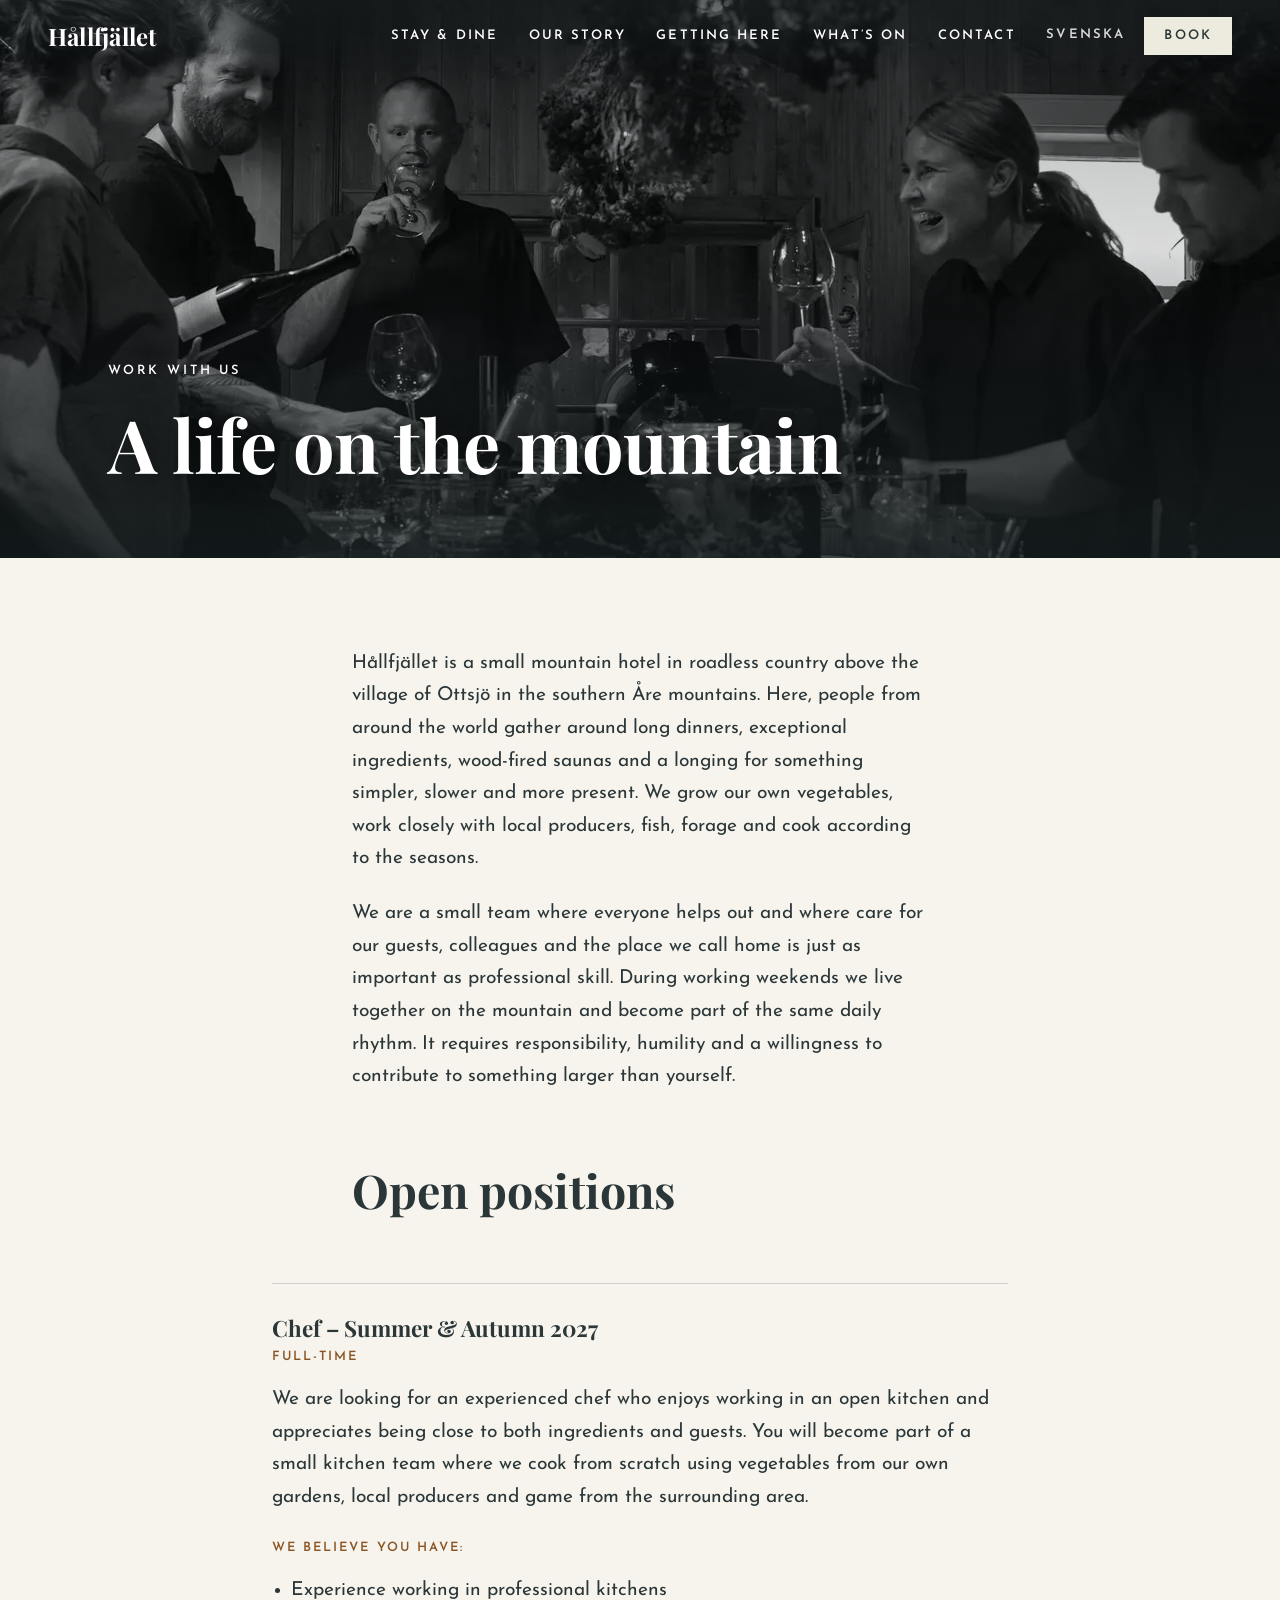
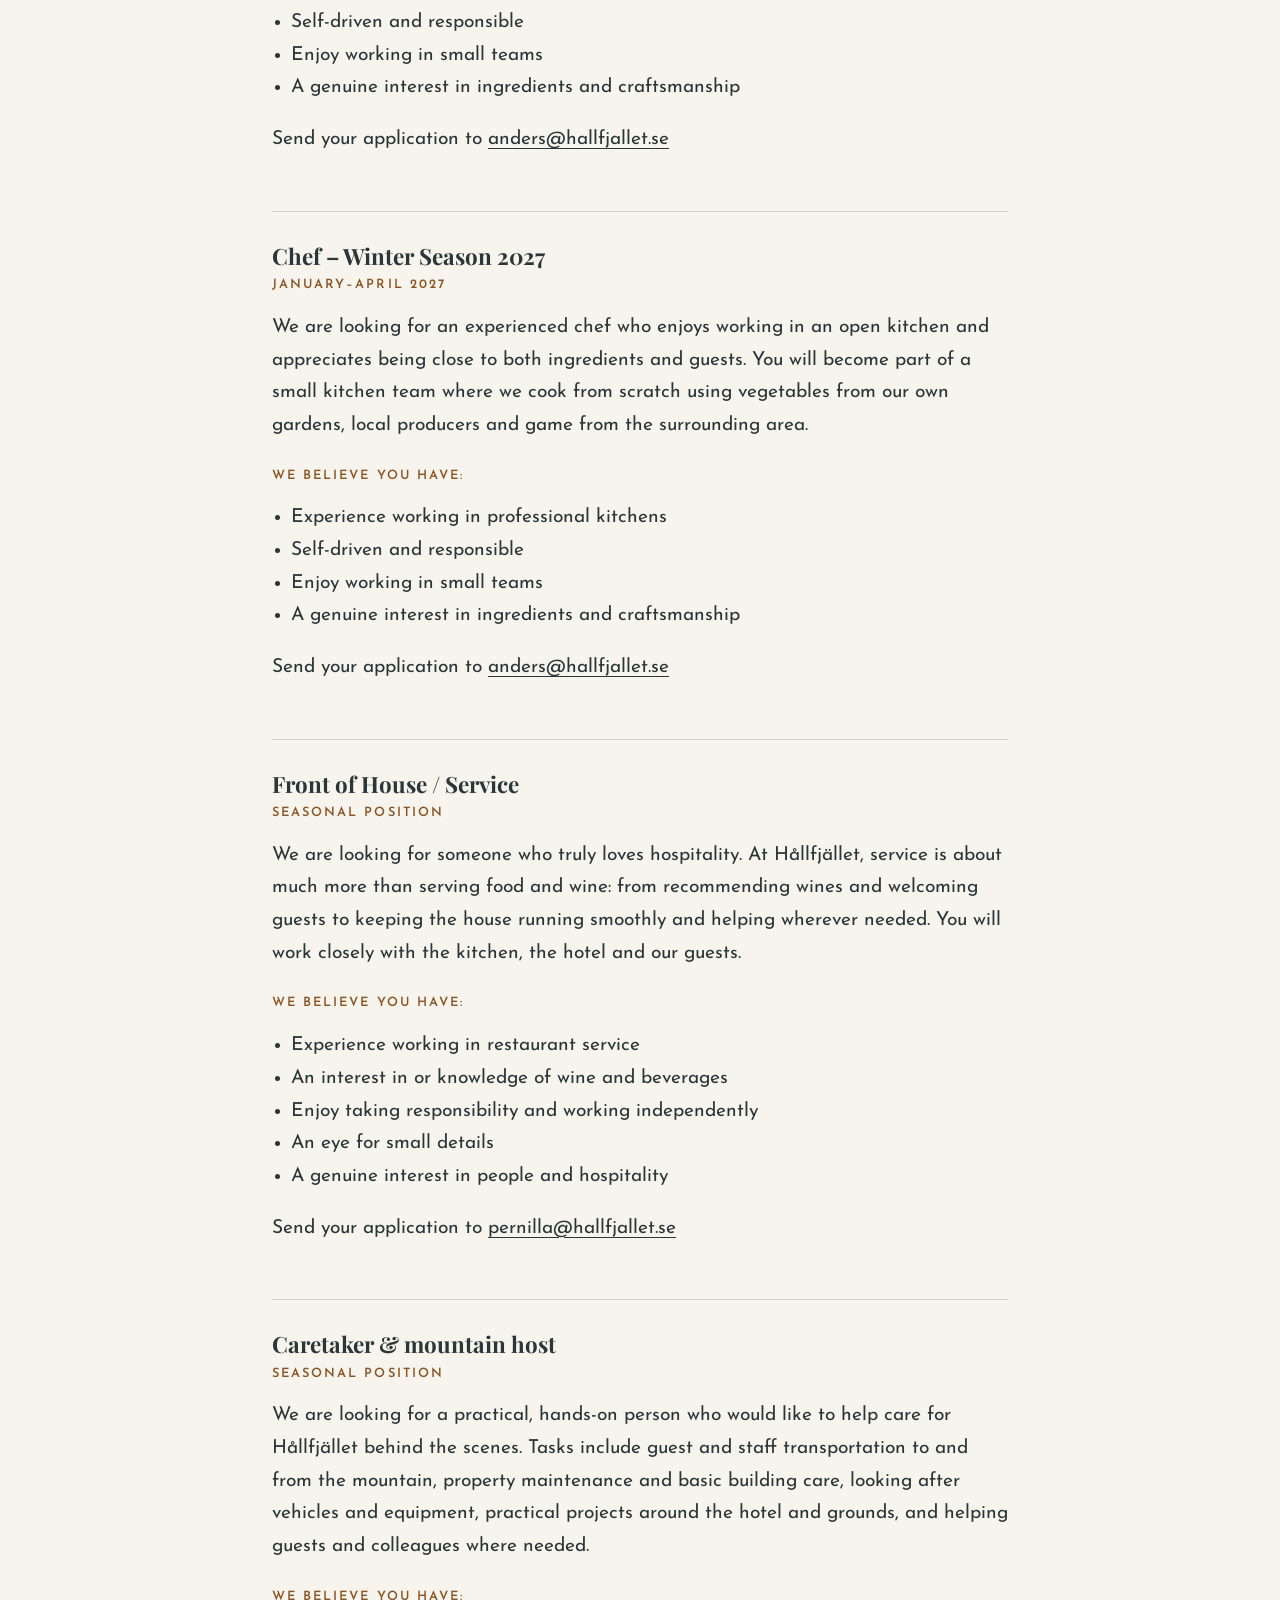
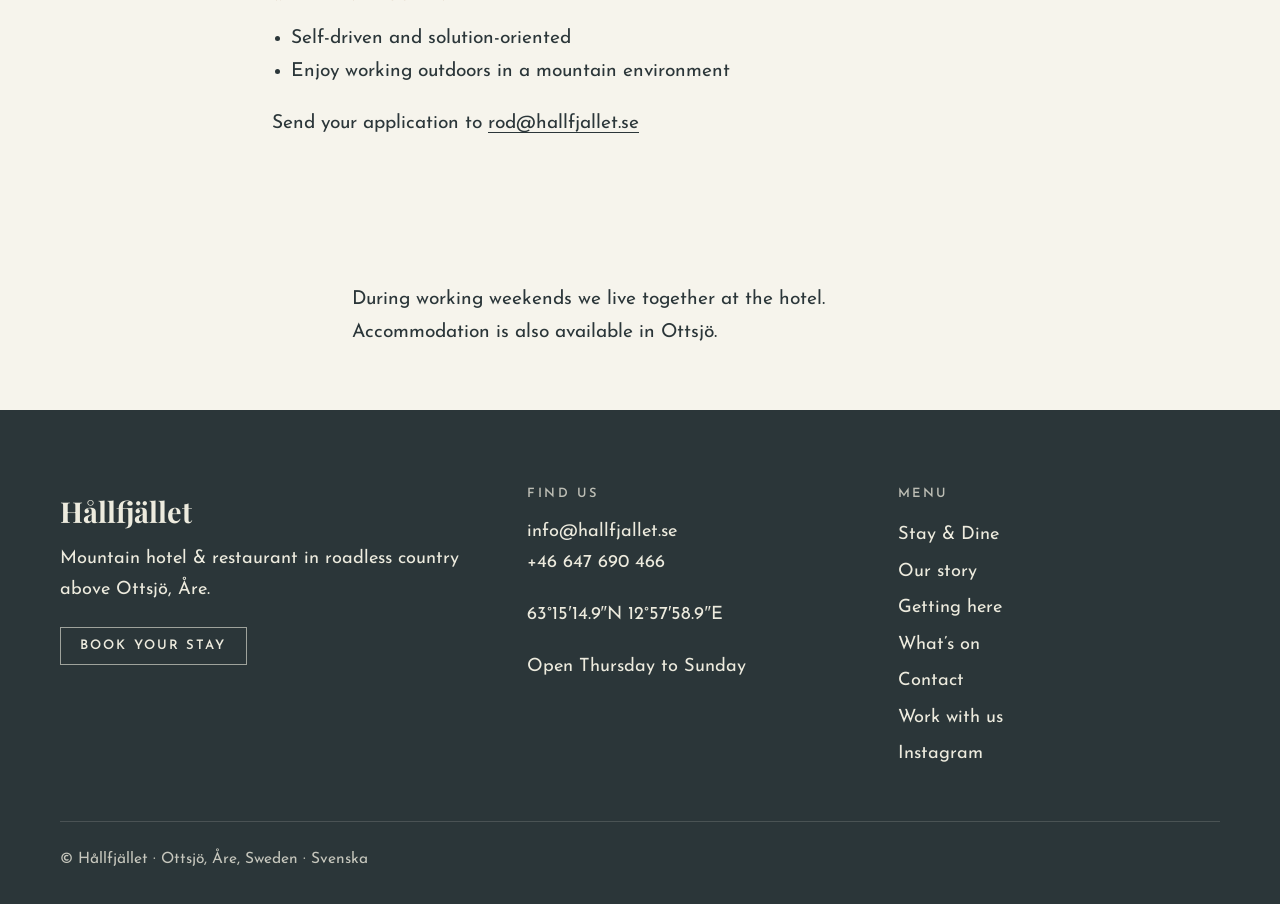
<file: en/work-with-us/index.html>
<!DOCTYPE html>
<html lang="en">
<head>
<meta charset="UTF-8">
<meta name="viewport" content="width=device-width, initial-scale=1">
<title>Work with us – Hållfjället</title>
<meta name="description" content="Join our small team on the mountain. We are looking for chefs, front-of-house and a caretaker for the coming seasons.">
<meta name="theme-color" content="#2b3639">
<link rel="canonical" href="https://www.hallfjallet.se/en/work-with-us/">
<link rel="alternate" hreflang="en" href="https://www.hallfjallet.se/en/work-with-us/">
<link rel="alternate" hreflang="sv" href="https://www.hallfjallet.se/sv/jobba-hos-oss/">
<link rel="alternate" hreflang="x-default" href="https://www.hallfjallet.se/en/work-with-us/">
<meta property="og:type" content="website">
<meta property="og:site_name" content="Hållfjället">
<meta property="og:title" content="Work with us – Hållfjället">
<meta property="og:description" content="Join our small team on the mountain. We are looking for chefs, front-of-house and a caretaker for the coming seasons.">
<meta property="og:url" content="https://www.hallfjallet.se/en/work-with-us/">
<meta property="og:image" content="https://www.hallfjallet.se/assets/img/og.jpg">
<meta property="og:locale" content="en_GB">
<meta name="twitter:card" content="summary_large_image">
<link rel="icon" type="image/x-icon" href="/favicon.ico">
<link rel="apple-touch-icon" sizes="180x180" href="/apple-touch-icon.png">
<link rel="preconnect" href="https://fonts.googleapis.com">
<link rel="preconnect" href="https://fonts.gstatic.com" crossorigin>
<link href="https://fonts.googleapis.com/css2?family=Josefin+Sans:wght@300;400;600&family=Playfair+Display:ital,wght@0,400;0,700;1,400&display=swap" rel="stylesheet">
<link rel="stylesheet" href="/assets/style.css">
</head>
<body class="page-work">
<a class="skip" href="#main">Skip to content</a>
<header class="site-header" id="top">
  <a class="brand" href="/en/" aria-label="Hållfjället – Home">Hållfjället</a>
  <button class="nav-toggle" aria-expanded="false" aria-controls="nav"><span class="sr">Menu</span><span class="bars" aria-hidden="true"></span></button>
  <nav id="nav" class="site-nav" aria-label="Menu">
    <ul><li><a href="/en/stay-and-dine/">Stay & Dine</a></li><li><a href="/en/our-story/">Our story</a></li><li><a href="/en/getting-here/">Getting here</a></li><li><a href="/en/whats-on/">What’s on</a></li><li><a href="/en/contact/">Contact</a></li></ul>
    <div class="nav-actions">
      <a class="lang" href="/sv/jobba-hos-oss/" hreflang="sv" lang="sv">Svenska</a>
      <a class="btn btn-solid btn-small" href="https://online.bookvisit.com/package?channelid=b6e866a4-7126-457c-83b1-7e566d886ac0&langid=2" target="_blank" rel="noopener">Book</a>
    </div>
  </nav>
</header>
<main id="main">
<section class="hero">
  <img class="hero-img" src="/assets/img/team-table-1280.webp" srcset="/assets/img/team-table-640.webp 640w, /assets/img/team-table-1280.webp 1280w, /assets/img/team-table-1920.webp 1920w" sizes="100vw" alt="The team laughing around a long table in the kitchen" loading="eager" decoding="async">
  <div class="hero-shade"></div>
  <div class="hero-inner">
    <p class="eyebrow">Work with us</p>
    <h1>A life on the mountain</h1>
    
    
  </div>
</section>
<section class="prose reveal">
  <p>Hållfjället is a small mountain hotel in roadless country above the village of Ottsjö in the southern Åre mountains. Here, people from around the world gather around long dinners, exceptional ingredients, wood-fired saunas and a longing for something simpler, slower and more present. We grow our own vegetables, work closely with local producers, fish, forage and cook according to the seasons.</p>
  <p>We are a small team where everyone helps out and where care for our guests, colleagues and the place we call home is just as important as professional skill. During working weekends we live together on the mountain and become part of the same daily rhythm. It requires responsibility, humility and a willingness to contribute to something larger than yourself.</p>
  <h2>Open positions</h2>
</section>
<section class="jobs">
  <article class="job reveal">
    <h3>Chef – Summer & Autumn 2027</h3>
    <p class="meta">Full-time</p>
    <p>We are looking for an experienced chef who enjoys working in an open kitchen and appreciates being close to both ingredients and guests. You will become part of a small kitchen team where we cook from scratch using vegetables from our own gardens, local producers and game from the surrounding area.</p>
    <p class="meta">We believe you have:</p>
    <ul><li>Experience working in professional kitchens</li><li>Self-driven and responsible</li><li>Enjoy working in small teams</li><li>A genuine interest in ingredients and craftsmanship</li></ul>
    <p>Send your application to <a href="mailto:anders@hallfjallet.se">anders@hallfjallet.se</a></p>
  </article>
  <article class="job reveal">
    <h3>Chef – Winter Season 2027</h3>
    <p class="meta">January–April 2027</p>
    <p>We are looking for an experienced chef who enjoys working in an open kitchen and appreciates being close to both ingredients and guests. You will become part of a small kitchen team where we cook from scratch using vegetables from our own gardens, local producers and game from the surrounding area.</p>
    <p class="meta">We believe you have:</p>
    <ul><li>Experience working in professional kitchens</li><li>Self-driven and responsible</li><li>Enjoy working in small teams</li><li>A genuine interest in ingredients and craftsmanship</li></ul>
    <p>Send your application to <a href="mailto:anders@hallfjallet.se">anders@hallfjallet.se</a></p>
  </article>
  <article class="job reveal">
    <h3>Front of House / Service</h3>
    <p class="meta">Seasonal position</p>
    <p>We are looking for someone who truly loves hospitality. At Hållfjället, service is about much more than serving food and wine: from recommending wines and welcoming guests to keeping the house running smoothly and helping wherever needed. You will work closely with the kitchen, the hotel and our guests.</p>
    <p class="meta">We believe you have:</p>
    <ul><li>Experience working in restaurant service</li><li>An interest in or knowledge of wine and beverages</li><li>Enjoy taking responsibility and working independently</li><li>An eye for small details</li><li>A genuine interest in people and hospitality</li></ul>
    <p>Send your application to <a href="mailto:pernilla@hallfjallet.se">pernilla@hallfjallet.se</a></p>
  </article>
  <article class="job reveal">
    <h3>Caretaker & mountain host</h3>
    <p class="meta">Seasonal position</p>
    <p>We are looking for a practical, hands-on person who would like to help care for Hållfjället behind the scenes. Tasks include guest and staff transportation to and from the mountain, property maintenance and basic building care, looking after vehicles and equipment, practical projects around the hotel and grounds, and helping guests and colleagues where needed.</p>
    <p class="meta">We believe you have:</p>
    <ul><li>Self-driven and solution-oriented</li><li>Enjoy working outdoors in a mountain environment</li></ul>
    <p>Send your application to <a href="mailto:rod@hallfjallet.se">rod@hallfjallet.se</a></p>
  </article>
</section>
<section class="prose reveal"><p>During working weekends we live together at the hotel. Accommodation is also available in Ottsjö.</p></section>
</main>
<footer class="site-footer">
  <div class="footer-grid">
    <div>
      <p class="footer-brand">Hållfjället</p>
      <p>Mountain hotel & restaurant in roadless country above Ottsjö, Åre.</p>
      <p><a class="btn btn-outline btn-small" href="https://online.bookvisit.com/package?channelid=b6e866a4-7126-457c-83b1-7e566d886ac0&langid=2" target="_blank" rel="noopener">Book your stay</a></p>
    </div>
    <div>
      <h2>Find us</h2>
      <p><a href="mailto:info@hallfjallet.se">info@hallfjallet.se</a><br><a href="tel:+46647690466">+46 647 690 466</a></p>
      <p><a href="https://maps.app.goo.gl/cN29GmALMJw5GViJA" target="_blank" rel="noopener">63°15′14.9″N 12°57′58.9″E</a></p>
      <p>Open Thursday to Sunday</p>
    </div>
    <div>
      <h2>Menu</h2>
      <ul class="footer-links"><li><a href="/en/stay-and-dine/">Stay & Dine</a></li><li><a href="/en/our-story/">Our story</a></li><li><a href="/en/getting-here/">Getting here</a></li><li><a href="/en/whats-on/">What’s on</a></li><li><a href="/en/contact/">Contact</a></li><li><a href="/en/work-with-us/">Work with us</a></li><li><a href="https://instagram.com/hallfjallsgarden" target="_blank" rel="noopener">Instagram</a></li></ul>
    </div>
  </div>
  <p class="legal">© Hållfjället · Ottsjö, Åre, Sweden · <a href="/sv/jobba-hos-oss/" hreflang="sv" lang="sv">Svenska</a></p>
</footer>
<script src="/assets/site.js" defer></script>
</body>
</html>
</file>
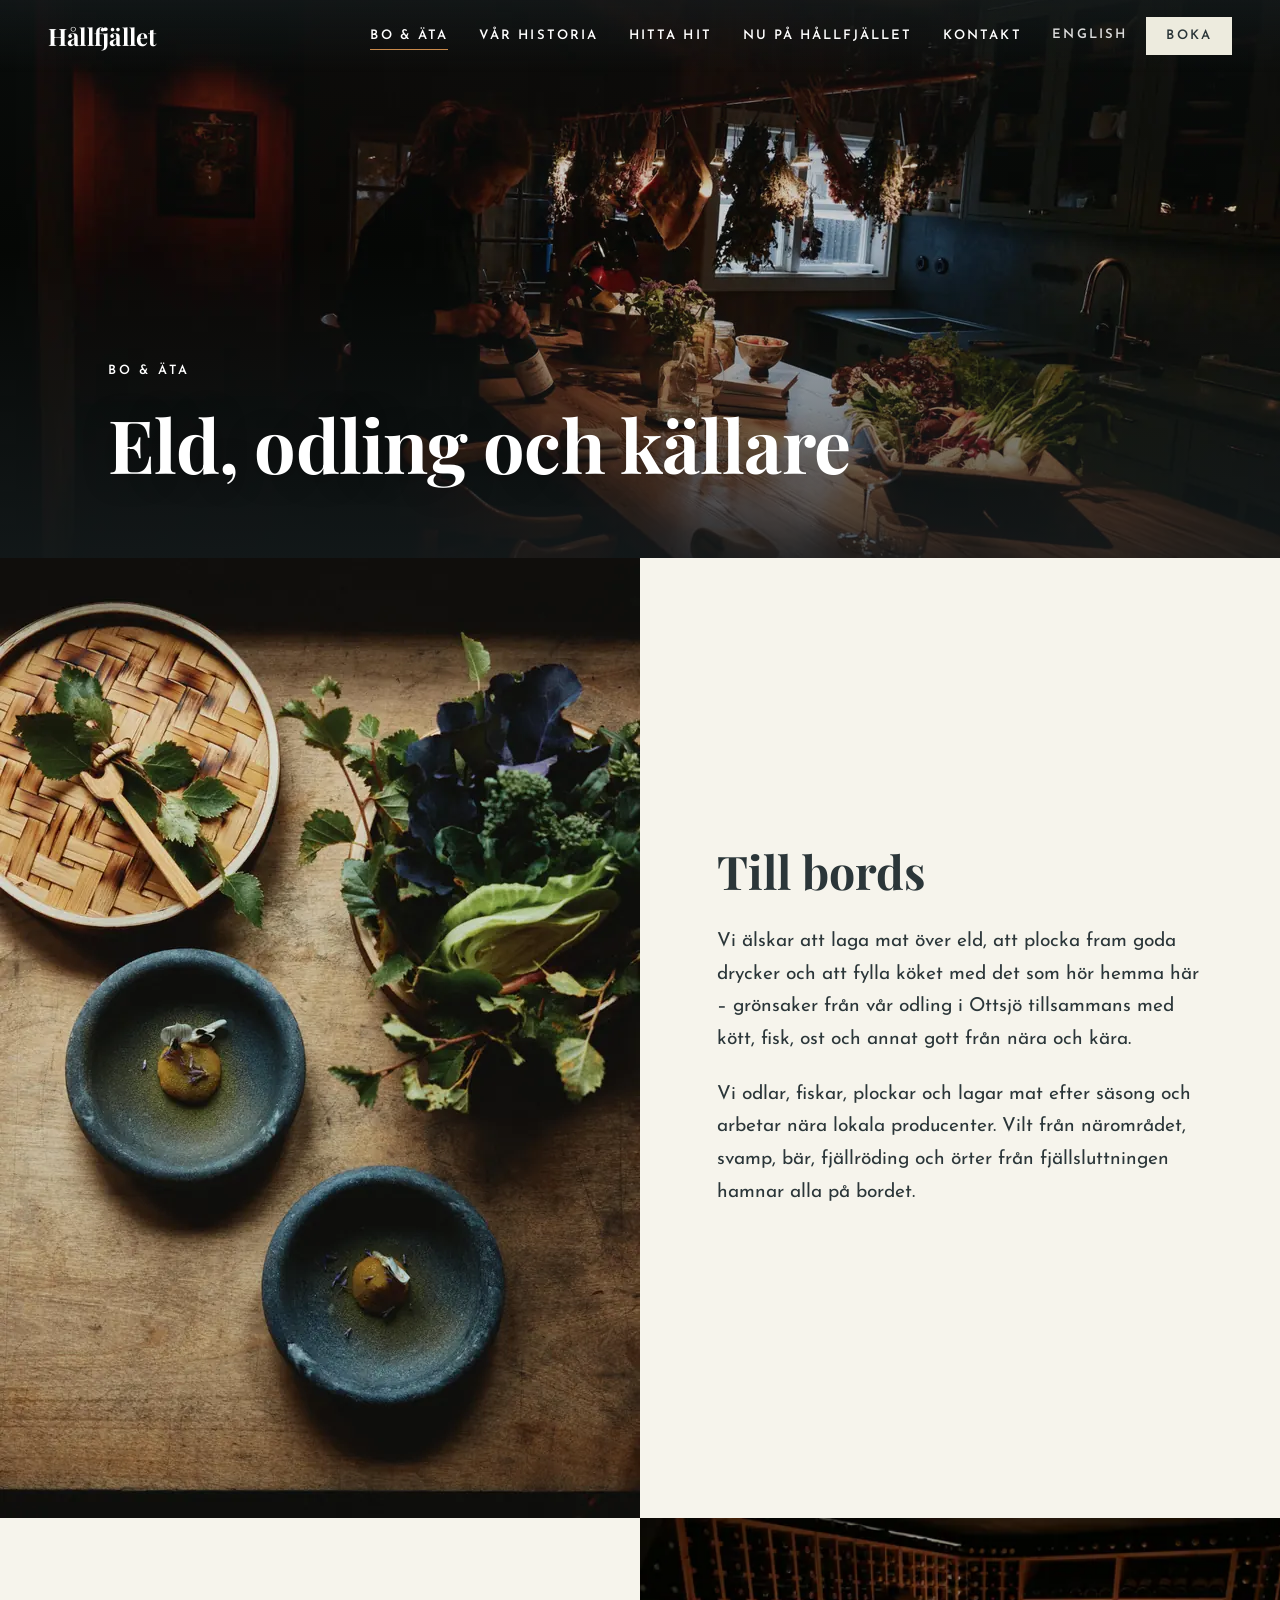
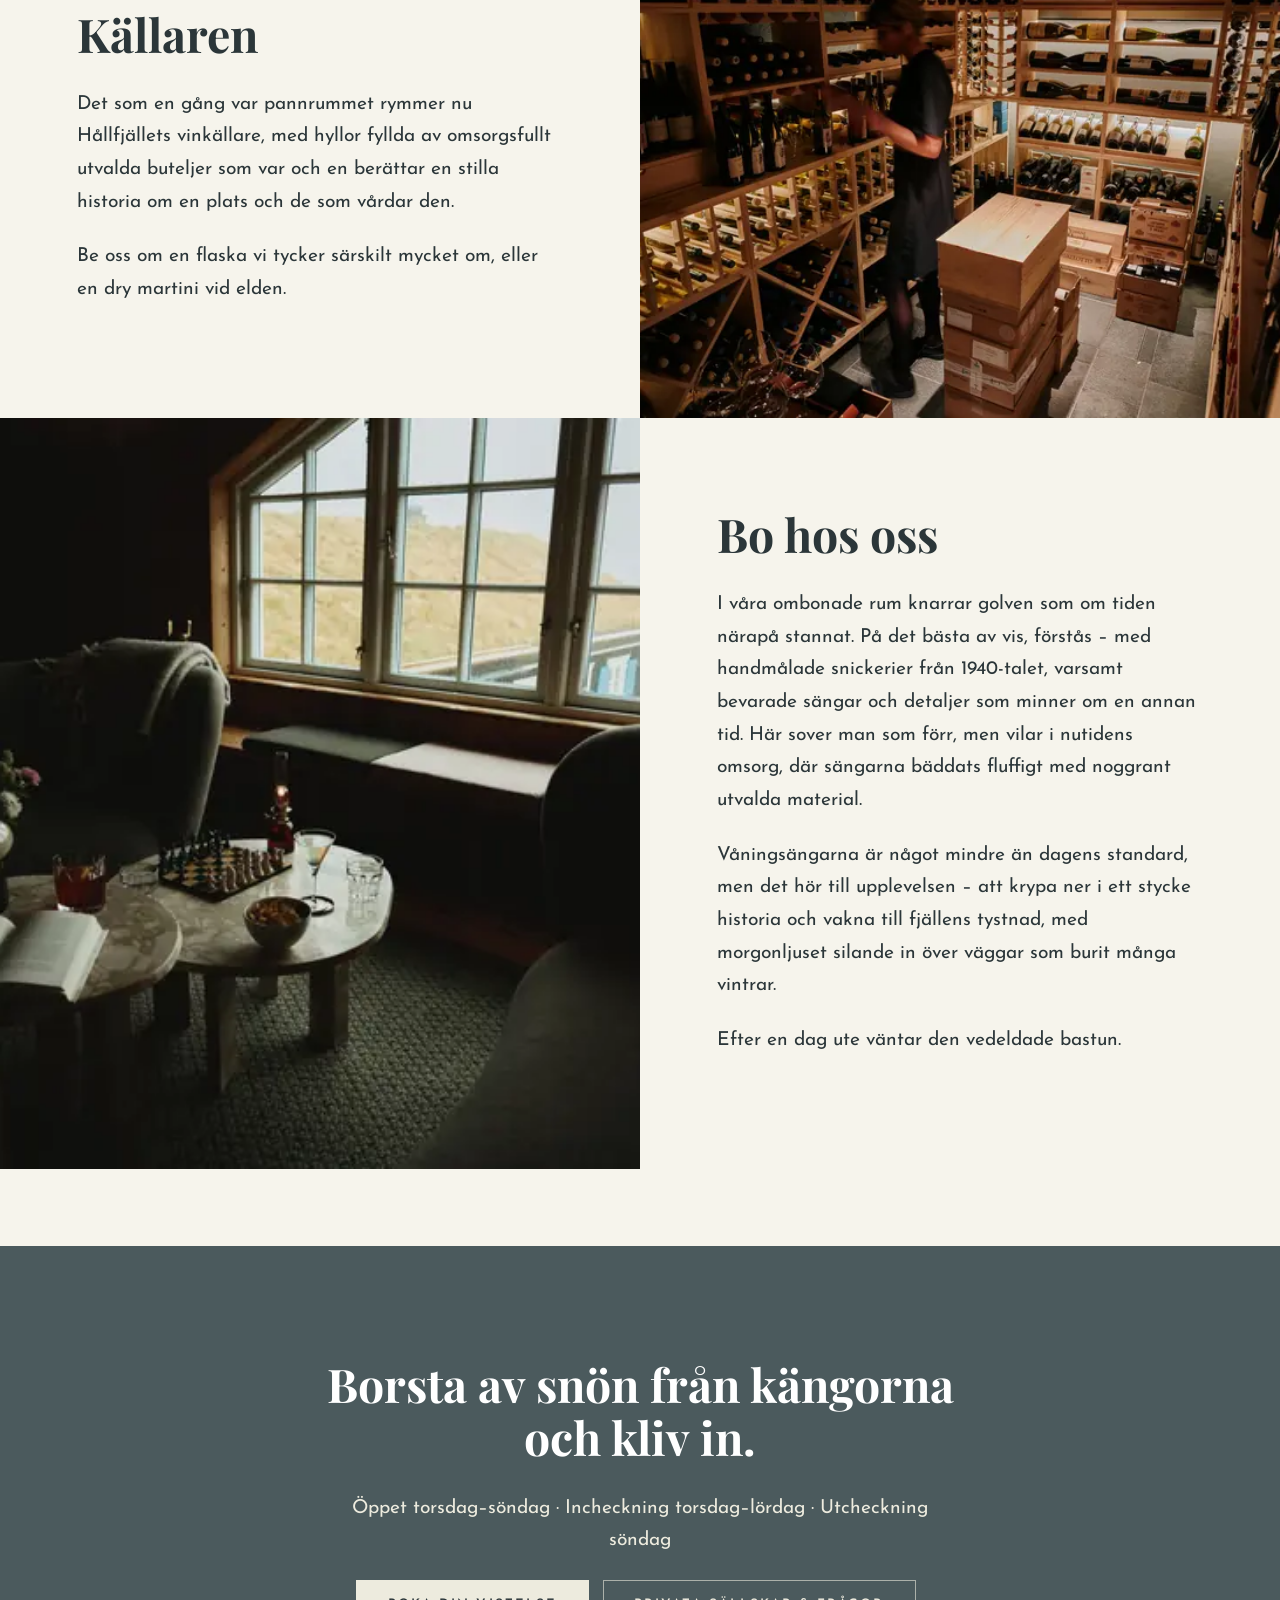
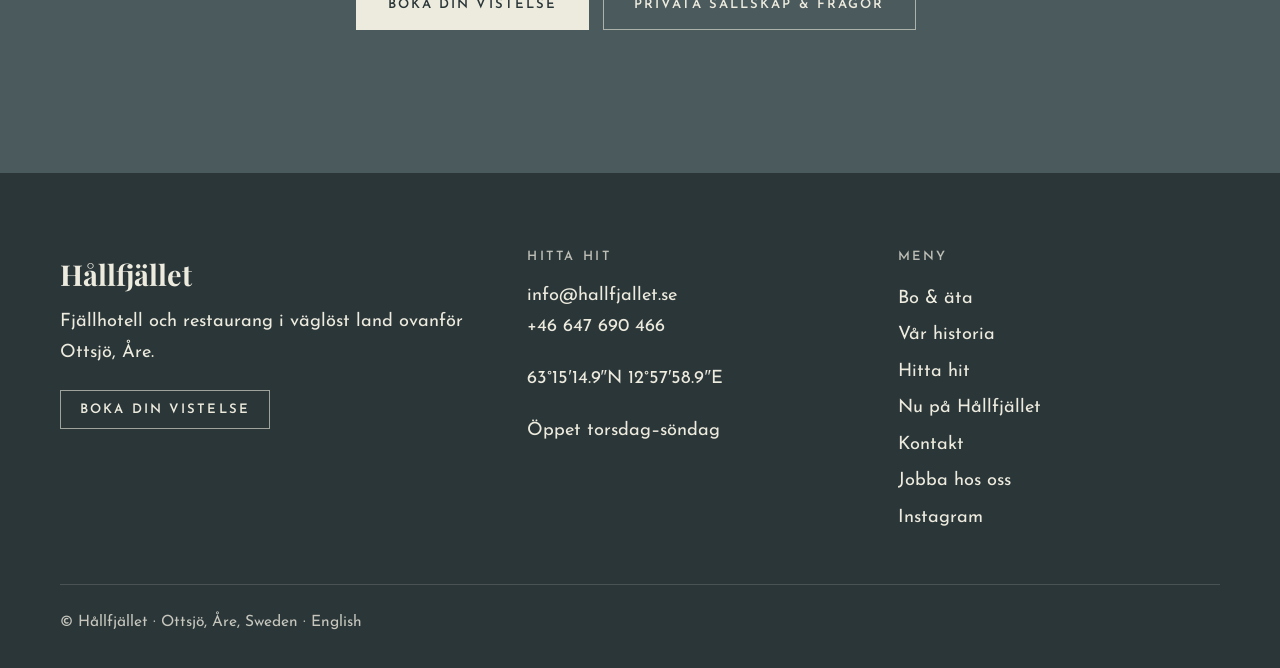
<file: sv/bo-och-ata/index.html>
<!DOCTYPE html>
<html lang="sv">
<head>
<meta charset="UTF-8">
<meta name="viewport" content="width=device-width, initial-scale=1">
<title>Bo &amp; äta – Hållfjället</title>
<meta name="description" content="Rum med handmålade snickerier från 1940-talet, middagar lagade över öppen eld och en vinkällare i det gamla pannrummet.">
<meta name="theme-color" content="#2b3639">
<link rel="canonical" href="https://www.hallfjallet.se/sv/bo-och-ata/">
<link rel="alternate" hreflang="sv" href="https://www.hallfjallet.se/sv/bo-och-ata/">
<link rel="alternate" hreflang="en" href="https://www.hallfjallet.se/en/stay-and-dine/">
<link rel="alternate" hreflang="x-default" href="https://www.hallfjallet.se/en/stay-and-dine/">
<meta property="og:type" content="website">
<meta property="og:site_name" content="Hållfjället">
<meta property="og:title" content="Bo &amp; äta – Hållfjället">
<meta property="og:description" content="Rum med handmålade snickerier från 1940-talet, middagar lagade över öppen eld och en vinkällare i det gamla pannrummet.">
<meta property="og:url" content="https://www.hallfjallet.se/sv/bo-och-ata/">
<meta property="og:image" content="https://www.hallfjallet.se/assets/img/og.jpg">
<meta property="og:locale" content="sv_SE">
<meta name="twitter:card" content="summary_large_image">
<link rel="icon" type="image/x-icon" href="/favicon.ico">
<link rel="apple-touch-icon" sizes="180x180" href="/apple-touch-icon.png">
<link rel="preconnect" href="https://fonts.googleapis.com">
<link rel="preconnect" href="https://fonts.gstatic.com" crossorigin>
<link href="https://fonts.googleapis.com/css2?family=Josefin+Sans:wght@300;400;600&family=Playfair+Display:ital,wght@0,400;0,700;1,400&display=swap" rel="stylesheet">
<link rel="stylesheet" href="/assets/style.css">
</head>
<body class="page-stay">
<a class="skip" href="#main">Hoppa till innehållet</a>
<header class="site-header" id="top">
  <a class="brand" href="/sv/" aria-label="Hållfjället – Hem">Hållfjället</a>
  <button class="nav-toggle" aria-expanded="false" aria-controls="nav"><span class="sr">Meny</span><span class="bars" aria-hidden="true"></span></button>
  <nav id="nav" class="site-nav" aria-label="Meny">
    <ul><li><a href="/sv/bo-och-ata/" aria-current="page">Bo & äta</a></li><li><a href="/sv/var-historia/">Vår historia</a></li><li><a href="/sv/hitta-hit/">Hitta hit</a></li><li><a href="/sv/nu-pa-hallfjallet/">Nu på Hållfjället</a></li><li><a href="/sv/kontakt/">Kontakt</a></li></ul>
    <div class="nav-actions">
      <a class="lang" href="/en/stay-and-dine/" hreflang="en" lang="en">English</a>
      <a class="btn btn-solid btn-small" href="https://online.bookvisit.com/package?channelid=b6e866a4-7126-457c-83b1-7e566d886ac0&langid=1" target="_blank" rel="noopener">Boka</a>
    </div>
  </nav>
</header>
<main id="main">
<section class="hero">
  <img class="hero-img" src="/assets/img/dining-room-1280.webp" srcset="/assets/img/dining-room-640.webp 640w, /assets/img/dining-room-640.webp 640w, /assets/img/dining-room-1280.webp 1280w, /assets/img/dining-room-1280.webp 1280w, /assets/img/dining-room-1920.webp 1920w" sizes="100vw" alt="Matsalen i levande ljus med ett långt dukat bord" loading="eager" decoding="async">
  <div class="hero-shade"></div>
  <div class="hero-inner">
    <p class="eyebrow">Bo & äta</p>
    <h1>Eld, odling och källare</h1>
    
    
  </div>
</section>
<section class="split" id="table">
  <div class="split-media reveal tall"><img src="/assets/img/tabletop-dishes-1280.webp" srcset="/assets/img/tabletop-dishes-640.webp 640w, /assets/img/tabletop-dishes-1280.webp 1280w" sizes="(min-width: 900px) 40vw, 100vw" alt="Blå skålar, en flätad brödkorg och gröna blad på ett träbord" loading="lazy" decoding="async"></div>
  <div class="split-text reveal">
    <h2>Till bords</h2>
    <p>Vi älskar att laga mat över eld, att plocka fram goda drycker och att fylla köket med det som hör hemma här – grönsaker från vår odling i Ottsjö tillsammans med kött, fisk, ost och annat gott från nära och kära.</p><p>Vi odlar, fiskar, plockar och lagar mat efter säsong och arbetar nära lokala producenter. Vilt från närområdet, svamp, bär, fjällröding och örter från fjällsluttningen hamnar alla på bordet.</p>
    
  </div>
</section>
<section class="split reverse">
  <div class="split-media reveal"><img src="/assets/img/wine-cellar-1280.webp" srcset="/assets/img/wine-cellar-640.webp 640w, /assets/img/wine-cellar-1280.webp 1280w, /assets/img/wine-cellar-1920.webp 1920w" sizes="(min-width: 900px) 50vw, 100vw" alt="Vinkällaren i det gamla pannrummet" loading="lazy" decoding="async"></div>
  <div class="split-text reveal">
    <h2>Källaren</h2>
    <p>Det som en gång var pannrummet rymmer nu Hållfjällets vinkällare, med hyllor fyllda av omsorgsfullt utvalda buteljer som var och en berättar en stilla historia om en plats och de som vårdar den.</p><p>Be oss om en flaska vi tycker särskilt mycket om, eller en dry martini vid elden.</p>
    
  </div>
</section>
<section class="split" id="stay">
  <div class="split-media reveal"><img src="/assets/img/sitting-room-1280.webp" srcset="/assets/img/sitting-room-640.webp 640w, /assets/img/sitting-room-1280.webp 1280w, /assets/img/sitting-room-1920.webp 1920w" sizes="(min-width: 900px) 50vw, 100vw" alt="Ett sällskapsrum med stora fönster och ett lågt bord med böcker" loading="lazy" decoding="async"></div>
  <div class="split-text reveal">
    <h2>Bo hos oss</h2>
    <p>I våra ombonade rum knarrar golven som om tiden närapå stannat. På det bästa av vis, förstås – med handmålade snickerier från 1940-talet, varsamt bevarade sängar och detaljer som minner om en annan tid. Här sover man som förr, men vilar i nutidens omsorg, där sängarna bäddats fluffigt med noggrant utvalda material.</p><p>Våningsängarna är något mindre än dagens standard, men det hör till upplevelsen – att krypa ner i ett stycke historia och vakna till fjällens tystnad, med morgonljuset silande in över väggar som burit många vintrar.</p><p>Efter en dag ute väntar den vedeldade bastun.</p>
    
  </div>
</section>
<section class="reserve">
  <div class="reserve-inner reveal">
    <h2>Borsta av snön från kängorna och kliv in.</h2>
    <p>Öppet torsdag–söndag · Incheckning torsdag–lördag · Utcheckning söndag</p>
    <p><a class="btn btn-solid" href="https://online.bookvisit.com/package?channelid=b6e866a4-7126-457c-83b1-7e566d886ac0&langid=1" target="_blank" rel="noopener">Boka din vistelse</a> <a class="btn btn-ghost" href="/sv/kontakt/">Privata sällskap & frågor</a></p>
  </div>
</section>
</main>
<footer class="site-footer">
  <div class="footer-grid">
    <div>
      <p class="footer-brand">Hållfjället</p>
      <p>Fjällhotell och restaurang i väglöst land ovanför Ottsjö, Åre.</p>
      <p><a class="btn btn-outline btn-small" href="https://online.bookvisit.com/package?channelid=b6e866a4-7126-457c-83b1-7e566d886ac0&langid=1" target="_blank" rel="noopener">Boka din vistelse</a></p>
    </div>
    <div>
      <h2>Hitta hit</h2>
      <p><a href="mailto:info@hallfjallet.se">info@hallfjallet.se</a><br><a href="tel:+46647690466">+46 647 690 466</a></p>
      <p><a href="https://maps.app.goo.gl/cN29GmALMJw5GViJA" target="_blank" rel="noopener">63°15′14.9″N 12°57′58.9″E</a></p>
      <p>Öppet torsdag–söndag</p>
    </div>
    <div>
      <h2>Meny</h2>
      <ul class="footer-links"><li><a href="/sv/bo-och-ata/">Bo & äta</a></li><li><a href="/sv/var-historia/">Vår historia</a></li><li><a href="/sv/hitta-hit/">Hitta hit</a></li><li><a href="/sv/nu-pa-hallfjallet/">Nu på Hållfjället</a></li><li><a href="/sv/kontakt/">Kontakt</a></li><li><a href="/sv/jobba-hos-oss/">Jobba hos oss</a></li><li><a href="https://instagram.com/hallfjallsgarden" target="_blank" rel="noopener">Instagram</a></li></ul>
    </div>
  </div>
  <p class="legal">© Hållfjället · Ottsjö, Åre, Sweden · <a href="/en/stay-and-dine/" hreflang="en" lang="en">English</a></p>
</footer>
<script src="/assets/site.js" defer></script>
</body>
</html>
</file>
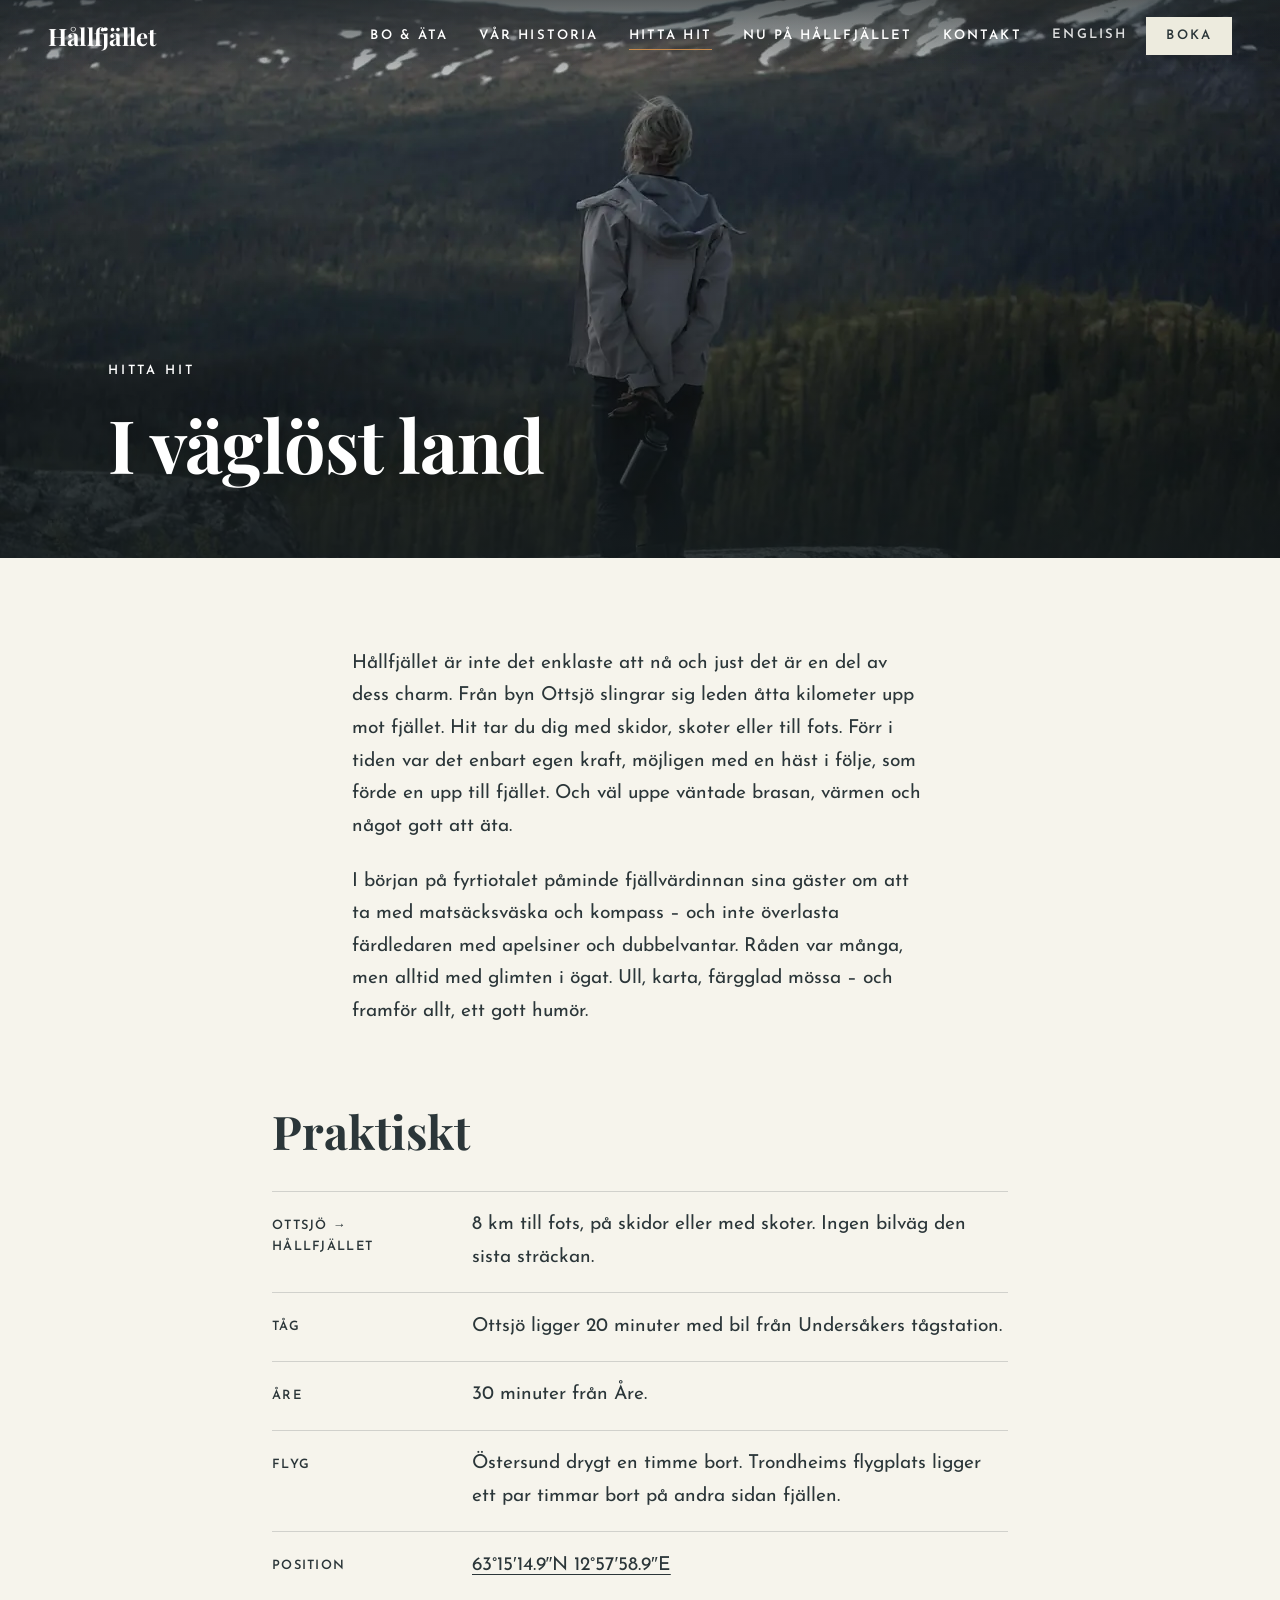
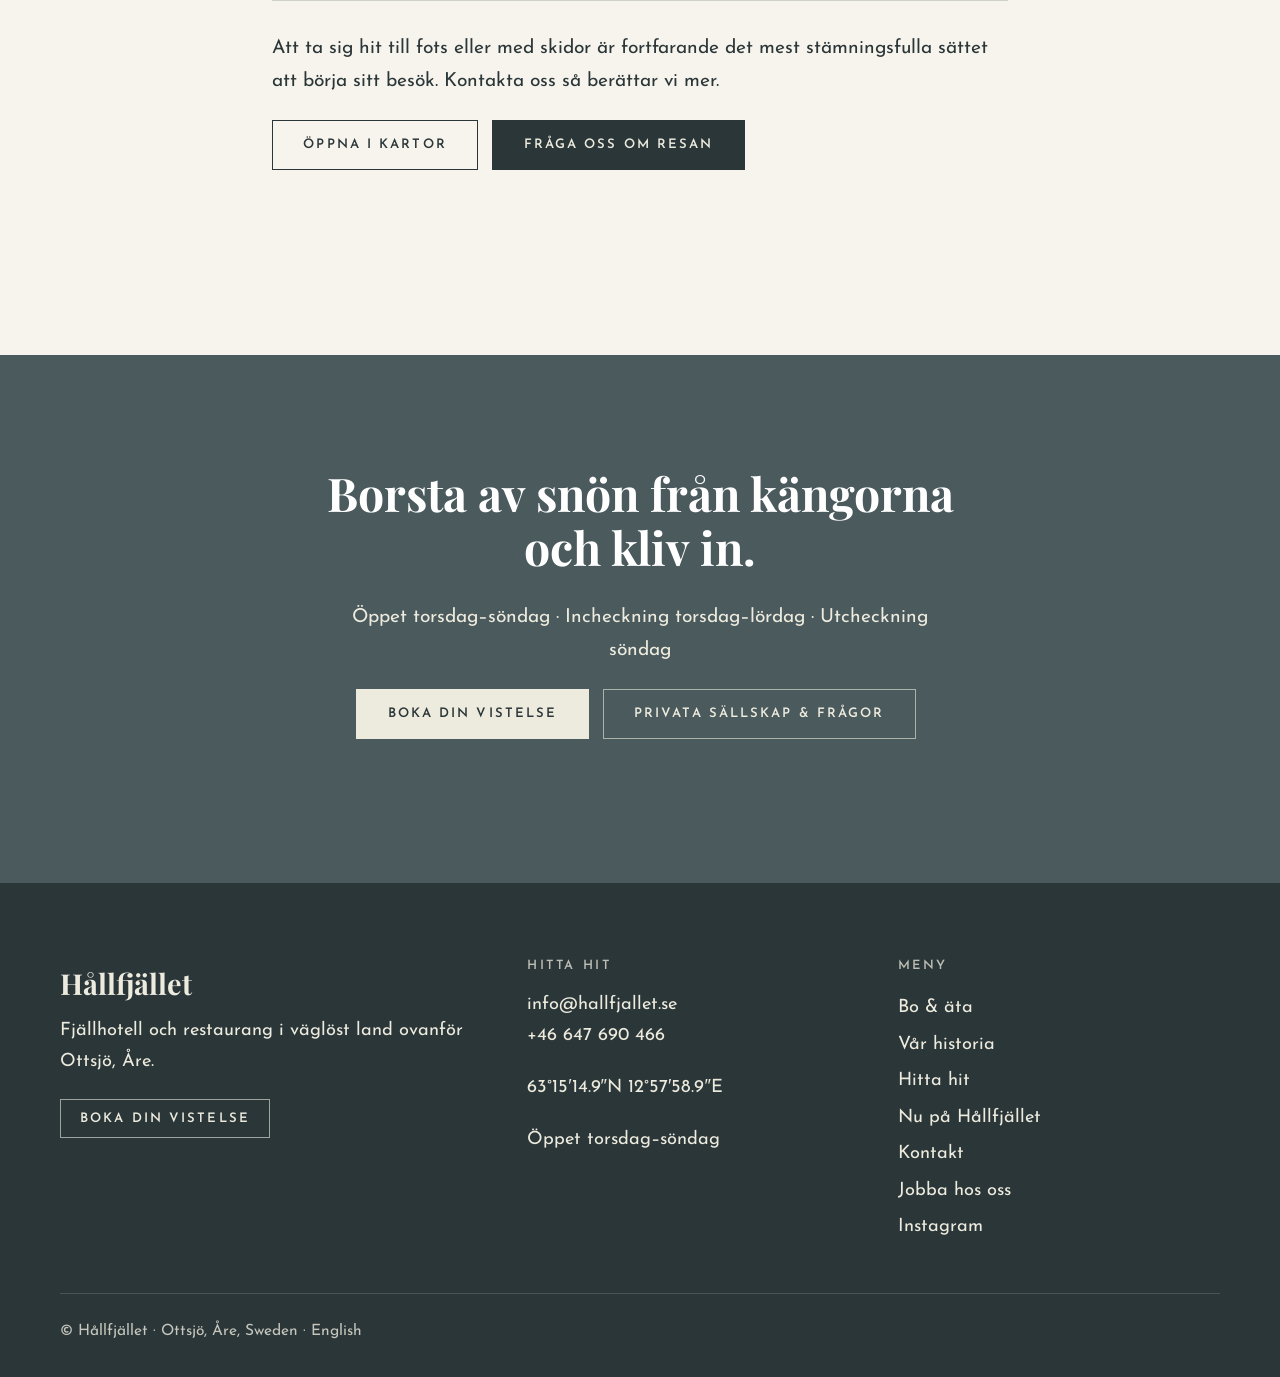
<file: sv/hitta-hit/index.html>
<!DOCTYPE html>
<html lang="sv">
<head>
<meta charset="UTF-8">
<meta name="viewport" content="width=device-width, initial-scale=1">
<title>Hitta hit – Hållfjället</title>
<meta name="description" content="Hållfjället ligger i väglöst land, åtta kilometer upp från Ottsjö. Hit tar du dig med skidor, skoter eller till fots.">
<meta name="theme-color" content="#2b3639">
<link rel="canonical" href="https://www.hallfjallet.se/sv/hitta-hit/">
<link rel="alternate" hreflang="sv" href="https://www.hallfjallet.se/sv/hitta-hit/">
<link rel="alternate" hreflang="en" href="https://www.hallfjallet.se/en/getting-here/">
<link rel="alternate" hreflang="x-default" href="https://www.hallfjallet.se/en/getting-here/">
<meta property="og:type" content="website">
<meta property="og:site_name" content="Hållfjället">
<meta property="og:title" content="Hitta hit – Hållfjället">
<meta property="og:description" content="Hållfjället ligger i väglöst land, åtta kilometer upp från Ottsjö. Hit tar du dig med skidor, skoter eller till fots.">
<meta property="og:url" content="https://www.hallfjallet.se/sv/hitta-hit/">
<meta property="og:image" content="https://www.hallfjallet.se/assets/img/og.jpg">
<meta property="og:locale" content="sv_SE">
<meta name="twitter:card" content="summary_large_image">
<link rel="icon" type="image/x-icon" href="/favicon.ico">
<link rel="apple-touch-icon" sizes="180x180" href="/apple-touch-icon.png">
<link rel="preconnect" href="https://fonts.googleapis.com">
<link rel="preconnect" href="https://fonts.gstatic.com" crossorigin>
<link href="https://fonts.googleapis.com/css2?family=Josefin+Sans:wght@300;400;600&family=Playfair+Display:ital,wght@0,400;0,700;1,400&display=swap" rel="stylesheet">
<link rel="stylesheet" href="/assets/style.css">
</head>
<body class="page-getting">
<a class="skip" href="#main">Hoppa till innehållet</a>
<header class="site-header" id="top">
  <a class="brand" href="/sv/" aria-label="Hållfjället – Hem">Hållfjället</a>
  <button class="nav-toggle" aria-expanded="false" aria-controls="nav"><span class="sr">Meny</span><span class="bars" aria-hidden="true"></span></button>
  <nav id="nav" class="site-nav" aria-label="Meny">
    <ul><li><a href="/sv/bo-och-ata/">Bo & äta</a></li><li><a href="/sv/var-historia/">Vår historia</a></li><li><a href="/sv/hitta-hit/" aria-current="page">Hitta hit</a></li><li><a href="/sv/nu-pa-hallfjallet/">Nu på Hållfjället</a></li><li><a href="/sv/kontakt/">Kontakt</a></li></ul>
    <div class="nav-actions">
      <a class="lang" href="/en/getting-here/" hreflang="en" lang="en">English</a>
      <a class="btn btn-solid btn-small" href="https://online.bookvisit.com/package?channelid=b6e866a4-7126-457c-83b1-7e566d886ac0&langid=1" target="_blank" rel="noopener">Boka</a>
    </div>
  </nav>
</header>
<main id="main">
<section class="hero">
  <img class="hero-img" src="/assets/img/hiker-ridge-1280.webp" srcset="/assets/img/hiker-ridge-640.webp 640w, /assets/img/hiker-ridge-1280.webp 1280w, /assets/img/hiker-ridge-1920.webp 1920w" sizes="100vw" alt="En vandrare blickar ut över en dal med snöfläckar på åsen bortom" loading="eager" decoding="async">
  <div class="hero-shade"></div>
  <div class="hero-inner">
    <p class="eyebrow">Hitta hit</p>
    <h1>I väglöst land</h1>
    
    
  </div>
</section>
<section class="prose reveal">
  <p>Hållfjället är inte det enklaste att nå och just det är en del av dess charm. Från byn Ottsjö slingrar sig leden åtta kilometer upp mot fjället. Hit tar du dig med skidor, skoter eller till fots. Förr i tiden var det enbart egen kraft, möjligen med en häst i följe, som förde en upp till fjället. Och väl uppe väntade brasan, värmen och något gott att äta.</p>
  <p>I början på fyrtiotalet påminde fjällvärdinnan sina gäster om att ta med matsäcksväska och kompass – och inte överlasta färdledaren med apelsiner och dubbelvantar. Råden var många, men alltid med glimten i ögat. Ull, karta, färgglad mössa – och framför allt, ett gott humör.</p>
</section>
<section class="facts reveal" aria-label="Praktiskt">
  <h2>Praktiskt</h2>
  <dl>
    <div><dt>Ottsjö → Hållfjället</dt><dd>8 km till fots, på skidor eller med skoter. Ingen bilväg den sista sträckan.</dd></div>
    <div><dt>Tåg</dt><dd>Ottsjö ligger 20 minuter med bil från Undersåkers tågstation.</dd></div>
    <div><dt>Åre</dt><dd>30 minuter från Åre.</dd></div>
    <div><dt>Flyg</dt><dd>Östersund drygt en timme bort. Trondheims flygplats ligger ett par timmar bort på andra sidan fjällen.</dd></div>
    <div><dt>Position</dt><dd><a href="https://maps.app.goo.gl/cN29GmALMJw5GViJA" target="_blank" rel="noopener">63°15′14.9″N 12°57′58.9″E</a></dd></div>
  </dl>
  <p>Att ta sig hit till fots eller med skidor är fortfarande det mest stämningsfulla sättet att börja sitt besök. Kontakta oss så berättar vi mer.</p>
  <p><a class="btn btn-outline" href="https://maps.app.goo.gl/cN29GmALMJw5GViJA" target="_blank" rel="noopener">Öppna i Kartor</a> <a class="btn btn-solid" href="mailto:info@hallfjallet.se">Fråga oss om resan</a></p>
</section>
<section class="reserve">
  <div class="reserve-inner reveal">
    <h2>Borsta av snön från kängorna och kliv in.</h2>
    <p>Öppet torsdag–söndag · Incheckning torsdag–lördag · Utcheckning söndag</p>
    <p><a class="btn btn-solid" href="https://online.bookvisit.com/package?channelid=b6e866a4-7126-457c-83b1-7e566d886ac0&langid=1" target="_blank" rel="noopener">Boka din vistelse</a> <a class="btn btn-ghost" href="/sv/kontakt/">Privata sällskap & frågor</a></p>
  </div>
</section>
</main>
<footer class="site-footer">
  <div class="footer-grid">
    <div>
      <p class="footer-brand">Hållfjället</p>
      <p>Fjällhotell och restaurang i väglöst land ovanför Ottsjö, Åre.</p>
      <p><a class="btn btn-outline btn-small" href="https://online.bookvisit.com/package?channelid=b6e866a4-7126-457c-83b1-7e566d886ac0&langid=1" target="_blank" rel="noopener">Boka din vistelse</a></p>
    </div>
    <div>
      <h2>Hitta hit</h2>
      <p><a href="mailto:info@hallfjallet.se">info@hallfjallet.se</a><br><a href="tel:+46647690466">+46 647 690 466</a></p>
      <p><a href="https://maps.app.goo.gl/cN29GmALMJw5GViJA" target="_blank" rel="noopener">63°15′14.9″N 12°57′58.9″E</a></p>
      <p>Öppet torsdag–söndag</p>
    </div>
    <div>
      <h2>Meny</h2>
      <ul class="footer-links"><li><a href="/sv/bo-och-ata/">Bo & äta</a></li><li><a href="/sv/var-historia/">Vår historia</a></li><li><a href="/sv/hitta-hit/">Hitta hit</a></li><li><a href="/sv/nu-pa-hallfjallet/">Nu på Hållfjället</a></li><li><a href="/sv/kontakt/">Kontakt</a></li><li><a href="/sv/jobba-hos-oss/">Jobba hos oss</a></li><li><a href="https://instagram.com/hallfjallsgarden" target="_blank" rel="noopener">Instagram</a></li></ul>
    </div>
  </div>
  <p class="legal">© Hållfjället · Ottsjö, Åre, Sweden · <a href="/en/getting-here/" hreflang="en" lang="en">English</a></p>
</footer>
<script src="/assets/site.js" defer></script>
</body>
</html>
</file>
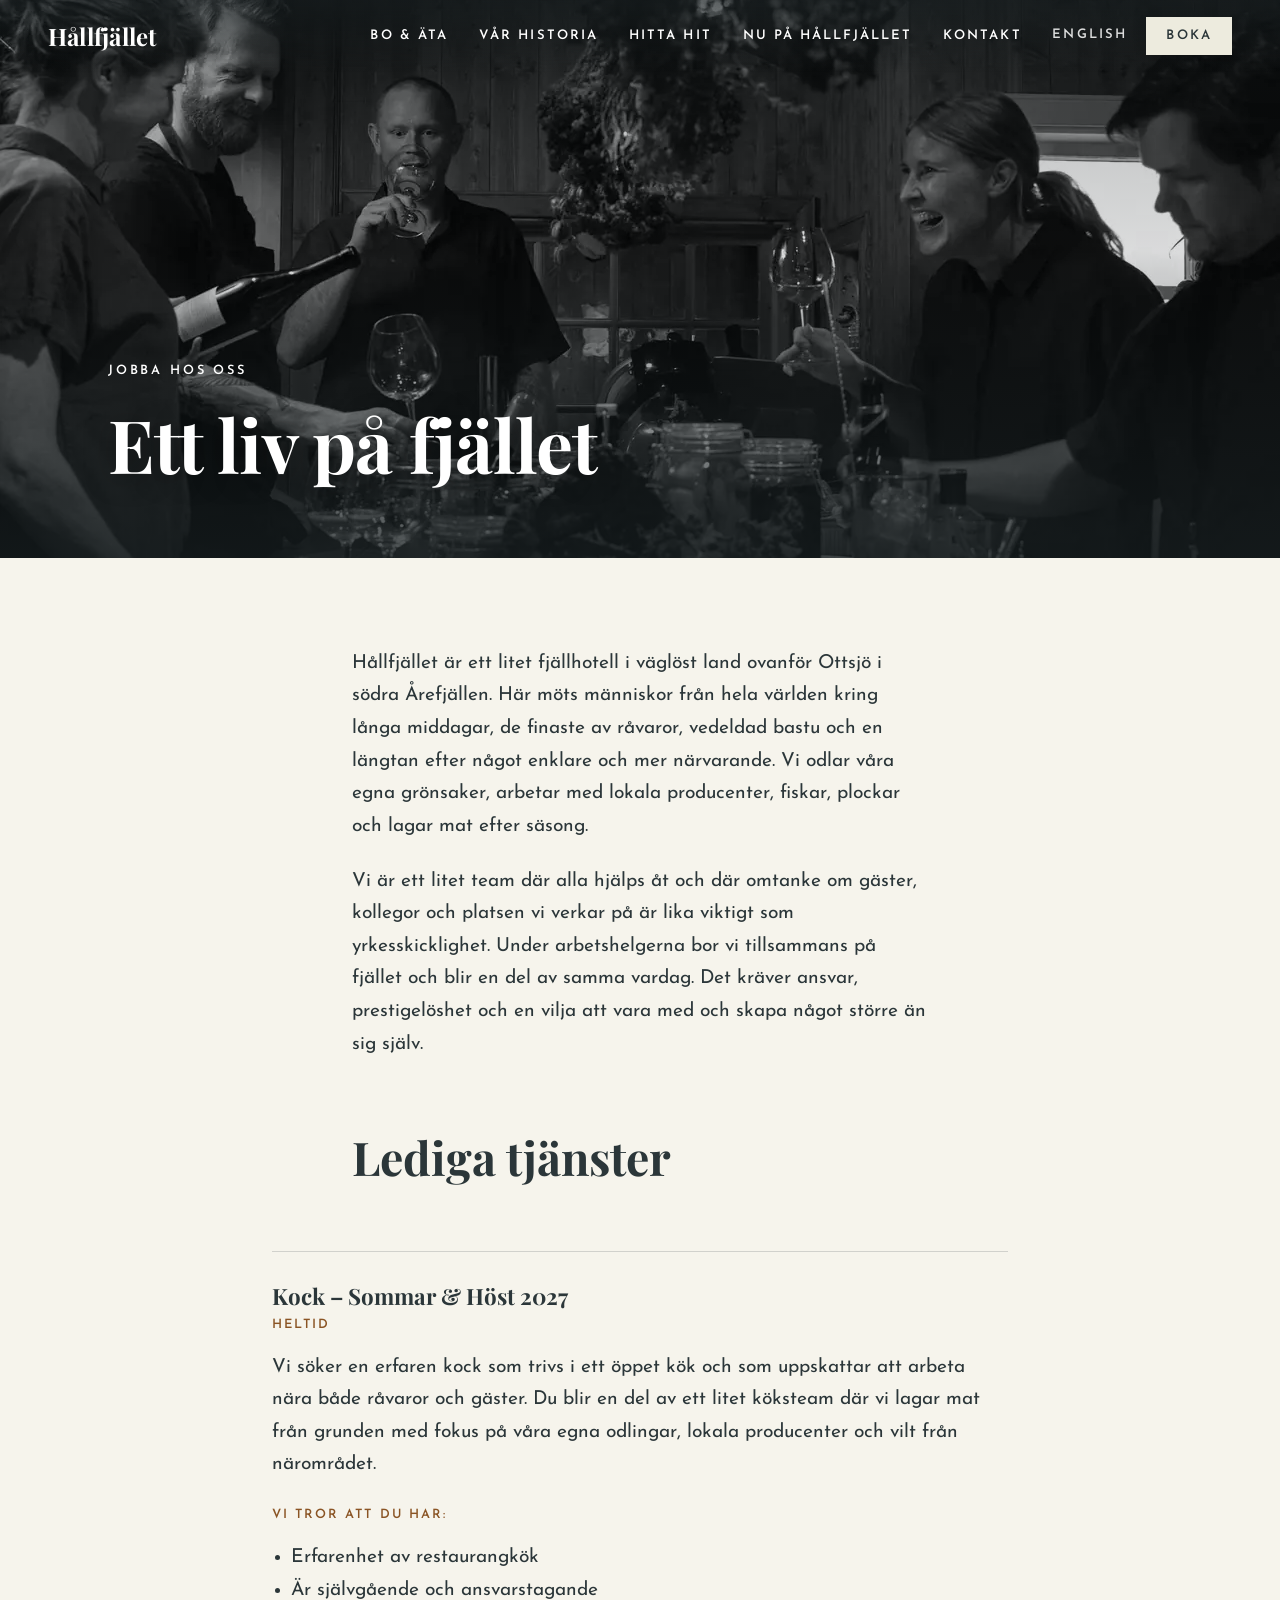
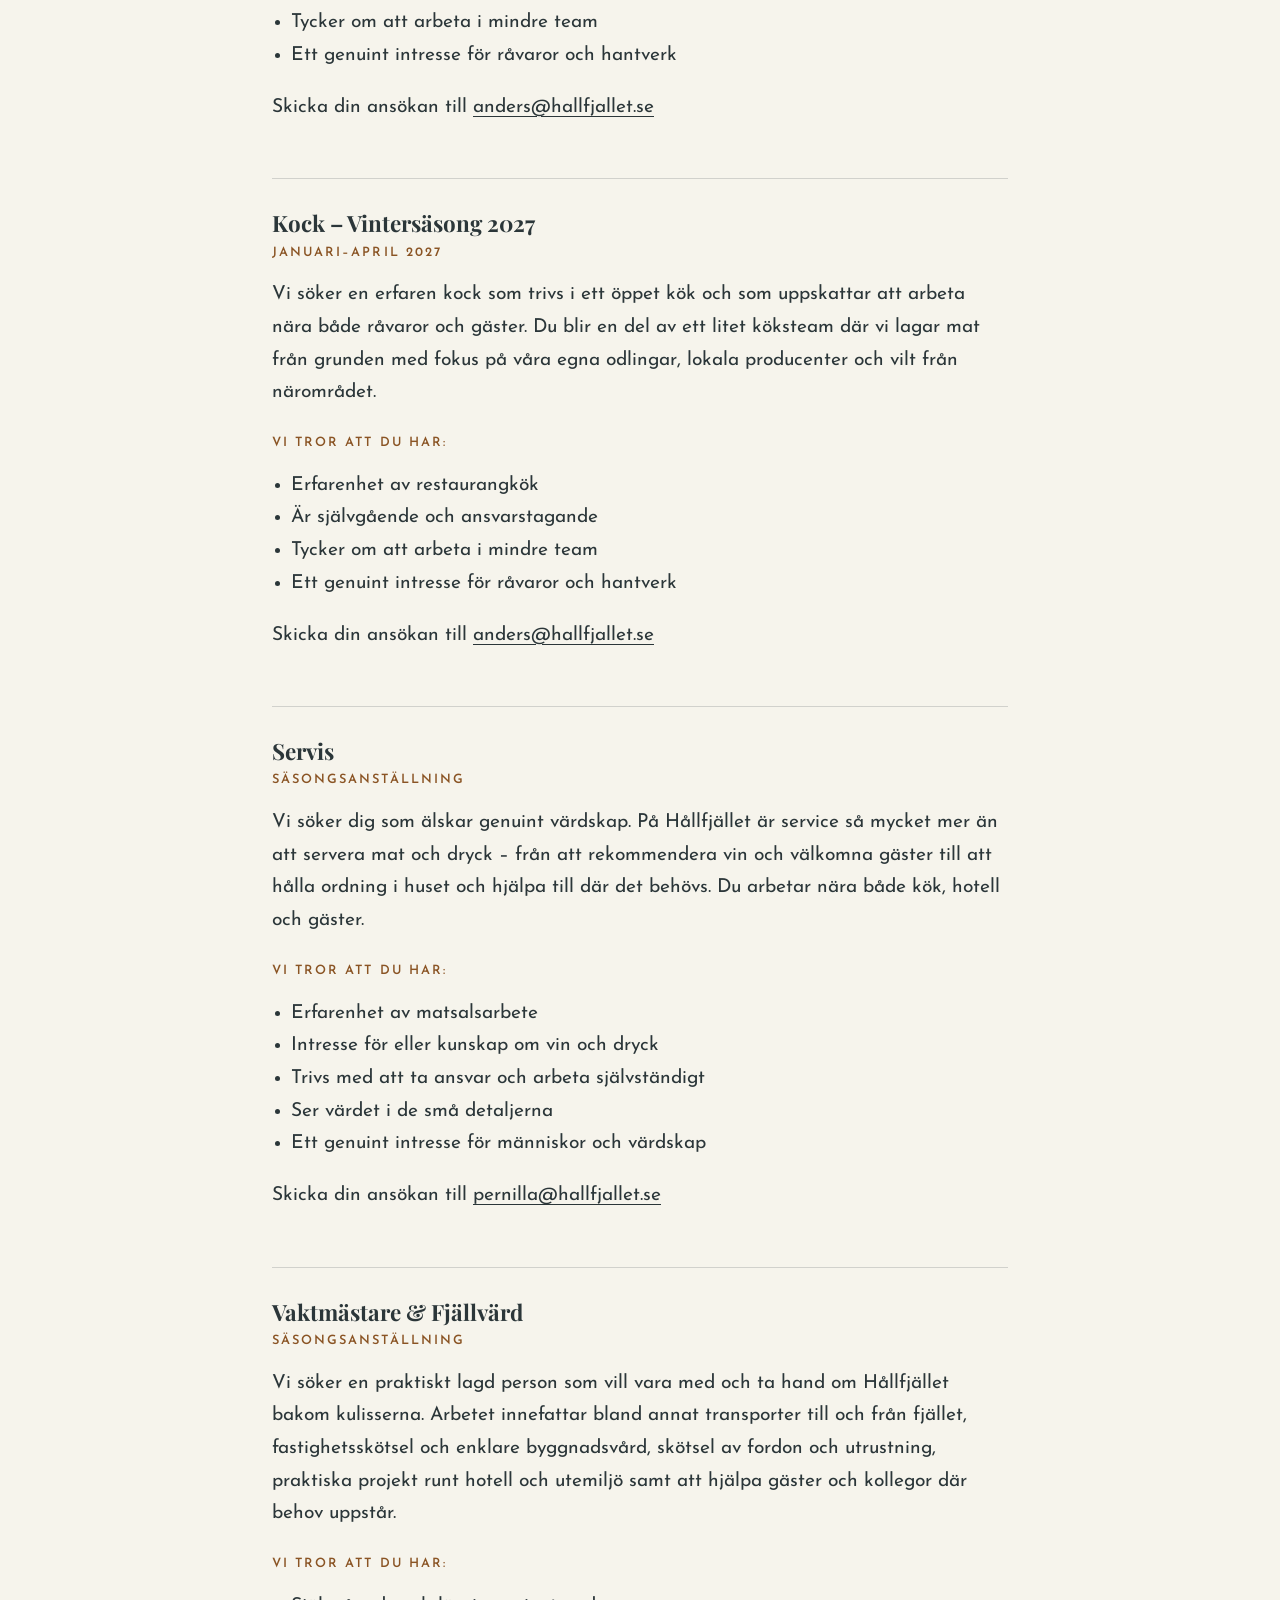
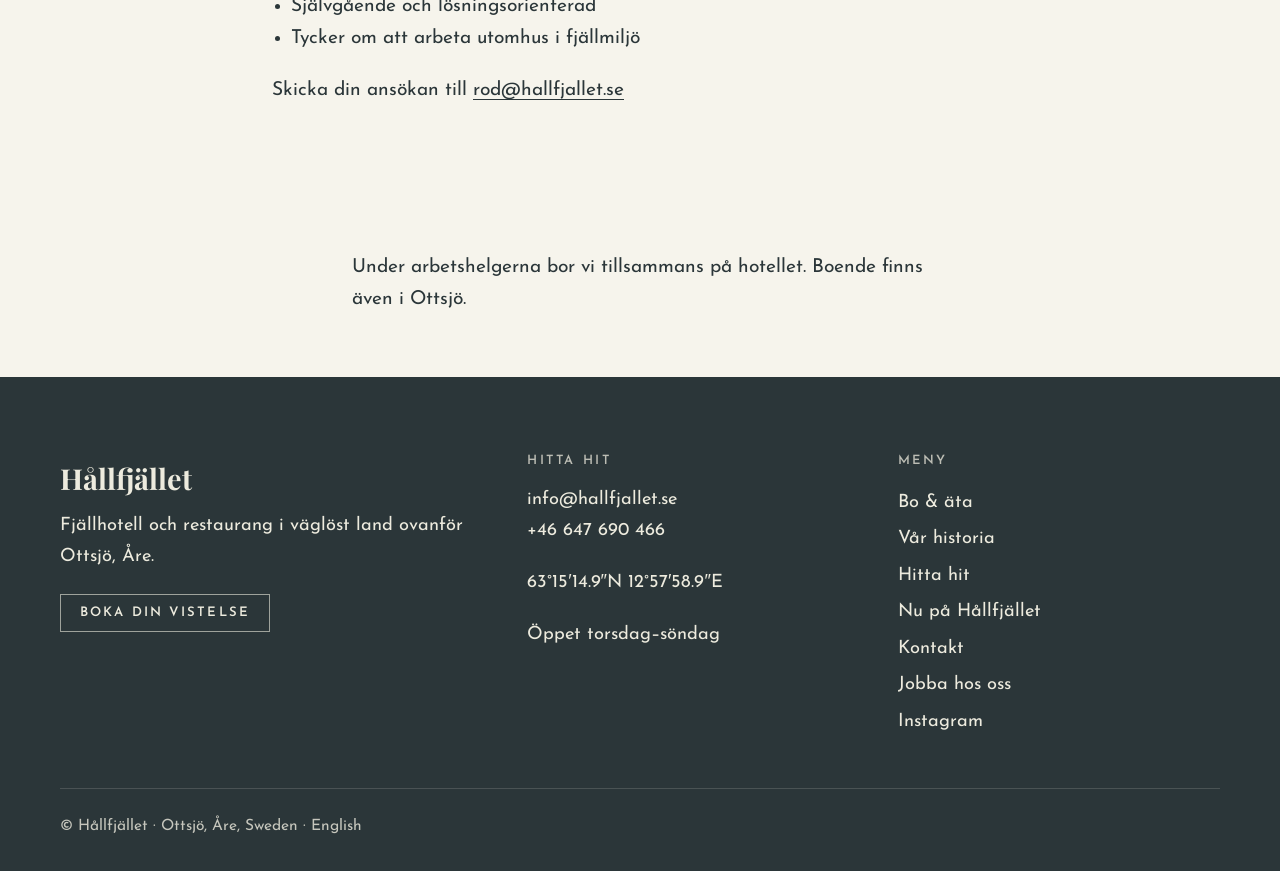
<file: sv/jobba-hos-oss/index.html>
<!DOCTYPE html>
<html lang="sv">
<head>
<meta charset="UTF-8">
<meta name="viewport" content="width=device-width, initial-scale=1">
<title>Jobba hos oss – Hållfjället</title>
<meta name="description" content="Bli en del av vårt lilla team på fjället. Vi söker kockar, servispersonal och en vaktmästare inför kommande säsonger.">
<meta name="theme-color" content="#2b3639">
<link rel="canonical" href="https://www.hallfjallet.se/sv/jobba-hos-oss/">
<link rel="alternate" hreflang="sv" href="https://www.hallfjallet.se/sv/jobba-hos-oss/">
<link rel="alternate" hreflang="en" href="https://www.hallfjallet.se/en/work-with-us/">
<link rel="alternate" hreflang="x-default" href="https://www.hallfjallet.se/en/work-with-us/">
<meta property="og:type" content="website">
<meta property="og:site_name" content="Hållfjället">
<meta property="og:title" content="Jobba hos oss – Hållfjället">
<meta property="og:description" content="Bli en del av vårt lilla team på fjället. Vi söker kockar, servispersonal och en vaktmästare inför kommande säsonger.">
<meta property="og:url" content="https://www.hallfjallet.se/sv/jobba-hos-oss/">
<meta property="og:image" content="https://www.hallfjallet.se/assets/img/og.jpg">
<meta property="og:locale" content="sv_SE">
<meta name="twitter:card" content="summary_large_image">
<link rel="icon" type="image/x-icon" href="/favicon.ico">
<link rel="apple-touch-icon" sizes="180x180" href="/apple-touch-icon.png">
<link rel="preconnect" href="https://fonts.googleapis.com">
<link rel="preconnect" href="https://fonts.gstatic.com" crossorigin>
<link href="https://fonts.googleapis.com/css2?family=Josefin+Sans:wght@300;400;600&family=Playfair+Display:ital,wght@0,400;0,700;1,400&display=swap" rel="stylesheet">
<link rel="stylesheet" href="/assets/style.css">
</head>
<body class="page-work">
<a class="skip" href="#main">Hoppa till innehållet</a>
<header class="site-header" id="top">
  <a class="brand" href="/sv/" aria-label="Hållfjället – Hem">Hållfjället</a>
  <button class="nav-toggle" aria-expanded="false" aria-controls="nav"><span class="sr">Meny</span><span class="bars" aria-hidden="true"></span></button>
  <nav id="nav" class="site-nav" aria-label="Meny">
    <ul><li><a href="/sv/bo-och-ata/">Bo & äta</a></li><li><a href="/sv/var-historia/">Vår historia</a></li><li><a href="/sv/hitta-hit/">Hitta hit</a></li><li><a href="/sv/nu-pa-hallfjallet/">Nu på Hållfjället</a></li><li><a href="/sv/kontakt/">Kontakt</a></li></ul>
    <div class="nav-actions">
      <a class="lang" href="/en/work-with-us/" hreflang="en" lang="en">English</a>
      <a class="btn btn-solid btn-small" href="https://online.bookvisit.com/package?channelid=b6e866a4-7126-457c-83b1-7e566d886ac0&langid=1" target="_blank" rel="noopener">Boka</a>
    </div>
  </nav>
</header>
<main id="main">
<section class="hero">
  <img class="hero-img" src="/assets/img/team-table-1280.webp" srcset="/assets/img/team-table-640.webp 640w, /assets/img/team-table-1280.webp 1280w, /assets/img/team-table-1920.webp 1920w" sizes="100vw" alt="Teamet skrattar kring det långa bordet i köket" loading="eager" decoding="async">
  <div class="hero-shade"></div>
  <div class="hero-inner">
    <p class="eyebrow">Jobba hos oss</p>
    <h1>Ett liv på fjället</h1>
    
    
  </div>
</section>
<section class="prose reveal">
  <p>Hållfjället är ett litet fjällhotell i väglöst land ovanför Ottsjö i södra Årefjällen. Här möts människor från hela världen kring långa middagar, de finaste av råvaror, vedeldad bastu och en längtan efter något enklare och mer närvarande. Vi odlar våra egna grönsaker, arbetar med lokala producenter, fiskar, plockar och lagar mat efter säsong.</p>
  <p>Vi är ett litet team där alla hjälps åt och där omtanke om gäster, kollegor och platsen vi verkar på är lika viktigt som yrkesskicklighet. Under arbetshelgerna bor vi tillsammans på fjället och blir en del av samma vardag. Det kräver ansvar, prestigelöshet och en vilja att vara med och skapa något större än sig själv.</p>
  <h2>Lediga tjänster</h2>
</section>
<section class="jobs">
  <article class="job reveal">
    <h3>Kock – Sommar & Höst 2027</h3>
    <p class="meta">Heltid</p>
    <p>Vi söker en erfaren kock som trivs i ett öppet kök och som uppskattar att arbeta nära både råvaror och gäster. Du blir en del av ett litet köksteam där vi lagar mat från grunden med fokus på våra egna odlingar, lokala producenter och vilt från närområdet.</p>
    <p class="meta">Vi tror att du har:</p>
    <ul><li>Erfarenhet av restaurangkök</li><li>Är självgående och ansvarstagande</li><li>Tycker om att arbeta i mindre team</li><li>Ett genuint intresse för råvaror och hantverk</li></ul>
    <p>Skicka din ansökan till <a href="mailto:anders@hallfjallet.se">anders@hallfjallet.se</a></p>
  </article>
  <article class="job reveal">
    <h3>Kock – Vintersäsong 2027</h3>
    <p class="meta">Januari–april 2027</p>
    <p>Vi söker en erfaren kock som trivs i ett öppet kök och som uppskattar att arbeta nära både råvaror och gäster. Du blir en del av ett litet köksteam där vi lagar mat från grunden med fokus på våra egna odlingar, lokala producenter och vilt från närområdet.</p>
    <p class="meta">Vi tror att du har:</p>
    <ul><li>Erfarenhet av restaurangkök</li><li>Är självgående och ansvarstagande</li><li>Tycker om att arbeta i mindre team</li><li>Ett genuint intresse för råvaror och hantverk</li></ul>
    <p>Skicka din ansökan till <a href="mailto:anders@hallfjallet.se">anders@hallfjallet.se</a></p>
  </article>
  <article class="job reveal">
    <h3>Servis</h3>
    <p class="meta">Säsongsanställning</p>
    <p>Vi söker dig som älskar genuint värdskap. På Hållfjället är service så mycket mer än att servera mat och dryck – från att rekommendera vin och välkomna gäster till att hålla ordning i huset och hjälpa till där det behövs. Du arbetar nära både kök, hotell och gäster.</p>
    <p class="meta">Vi tror att du har:</p>
    <ul><li>Erfarenhet av matsalsarbete</li><li>Intresse för eller kunskap om vin och dryck</li><li>Trivs med att ta ansvar och arbeta självständigt</li><li>Ser värdet i de små detaljerna</li><li>Ett genuint intresse för människor och värdskap</li></ul>
    <p>Skicka din ansökan till <a href="mailto:pernilla@hallfjallet.se">pernilla@hallfjallet.se</a></p>
  </article>
  <article class="job reveal">
    <h3>Vaktmästare & Fjällvärd</h3>
    <p class="meta">Säsongsanställning</p>
    <p>Vi söker en praktiskt lagd person som vill vara med och ta hand om Hållfjället bakom kulisserna. Arbetet innefattar bland annat transporter till och från fjället, fastighetsskötsel och enklare byggnadsvård, skötsel av fordon och utrustning, praktiska projekt runt hotell och utemiljö samt att hjälpa gäster och kollegor där behov uppstår.</p>
    <p class="meta">Vi tror att du har:</p>
    <ul><li>Självgående och lösningsorienterad</li><li>Tycker om att arbeta utomhus i fjällmiljö</li></ul>
    <p>Skicka din ansökan till <a href="mailto:rod@hallfjallet.se">rod@hallfjallet.se</a></p>
  </article>
</section>
<section class="prose reveal"><p>Under arbetshelgerna bor vi tillsammans på hotellet. Boende finns även i Ottsjö.</p></section>
</main>
<footer class="site-footer">
  <div class="footer-grid">
    <div>
      <p class="footer-brand">Hållfjället</p>
      <p>Fjällhotell och restaurang i väglöst land ovanför Ottsjö, Åre.</p>
      <p><a class="btn btn-outline btn-small" href="https://online.bookvisit.com/package?channelid=b6e866a4-7126-457c-83b1-7e566d886ac0&langid=1" target="_blank" rel="noopener">Boka din vistelse</a></p>
    </div>
    <div>
      <h2>Hitta hit</h2>
      <p><a href="mailto:info@hallfjallet.se">info@hallfjallet.se</a><br><a href="tel:+46647690466">+46 647 690 466</a></p>
      <p><a href="https://maps.app.goo.gl/cN29GmALMJw5GViJA" target="_blank" rel="noopener">63°15′14.9″N 12°57′58.9″E</a></p>
      <p>Öppet torsdag–söndag</p>
    </div>
    <div>
      <h2>Meny</h2>
      <ul class="footer-links"><li><a href="/sv/bo-och-ata/">Bo & äta</a></li><li><a href="/sv/var-historia/">Vår historia</a></li><li><a href="/sv/hitta-hit/">Hitta hit</a></li><li><a href="/sv/nu-pa-hallfjallet/">Nu på Hållfjället</a></li><li><a href="/sv/kontakt/">Kontakt</a></li><li><a href="/sv/jobba-hos-oss/">Jobba hos oss</a></li><li><a href="https://instagram.com/hallfjallsgarden" target="_blank" rel="noopener">Instagram</a></li></ul>
    </div>
  </div>
  <p class="legal">© Hållfjället · Ottsjö, Åre, Sweden · <a href="/en/work-with-us/" hreflang="en" lang="en">English</a></p>
</footer>
<script src="/assets/site.js" defer></script>
</body>
</html>
</file>
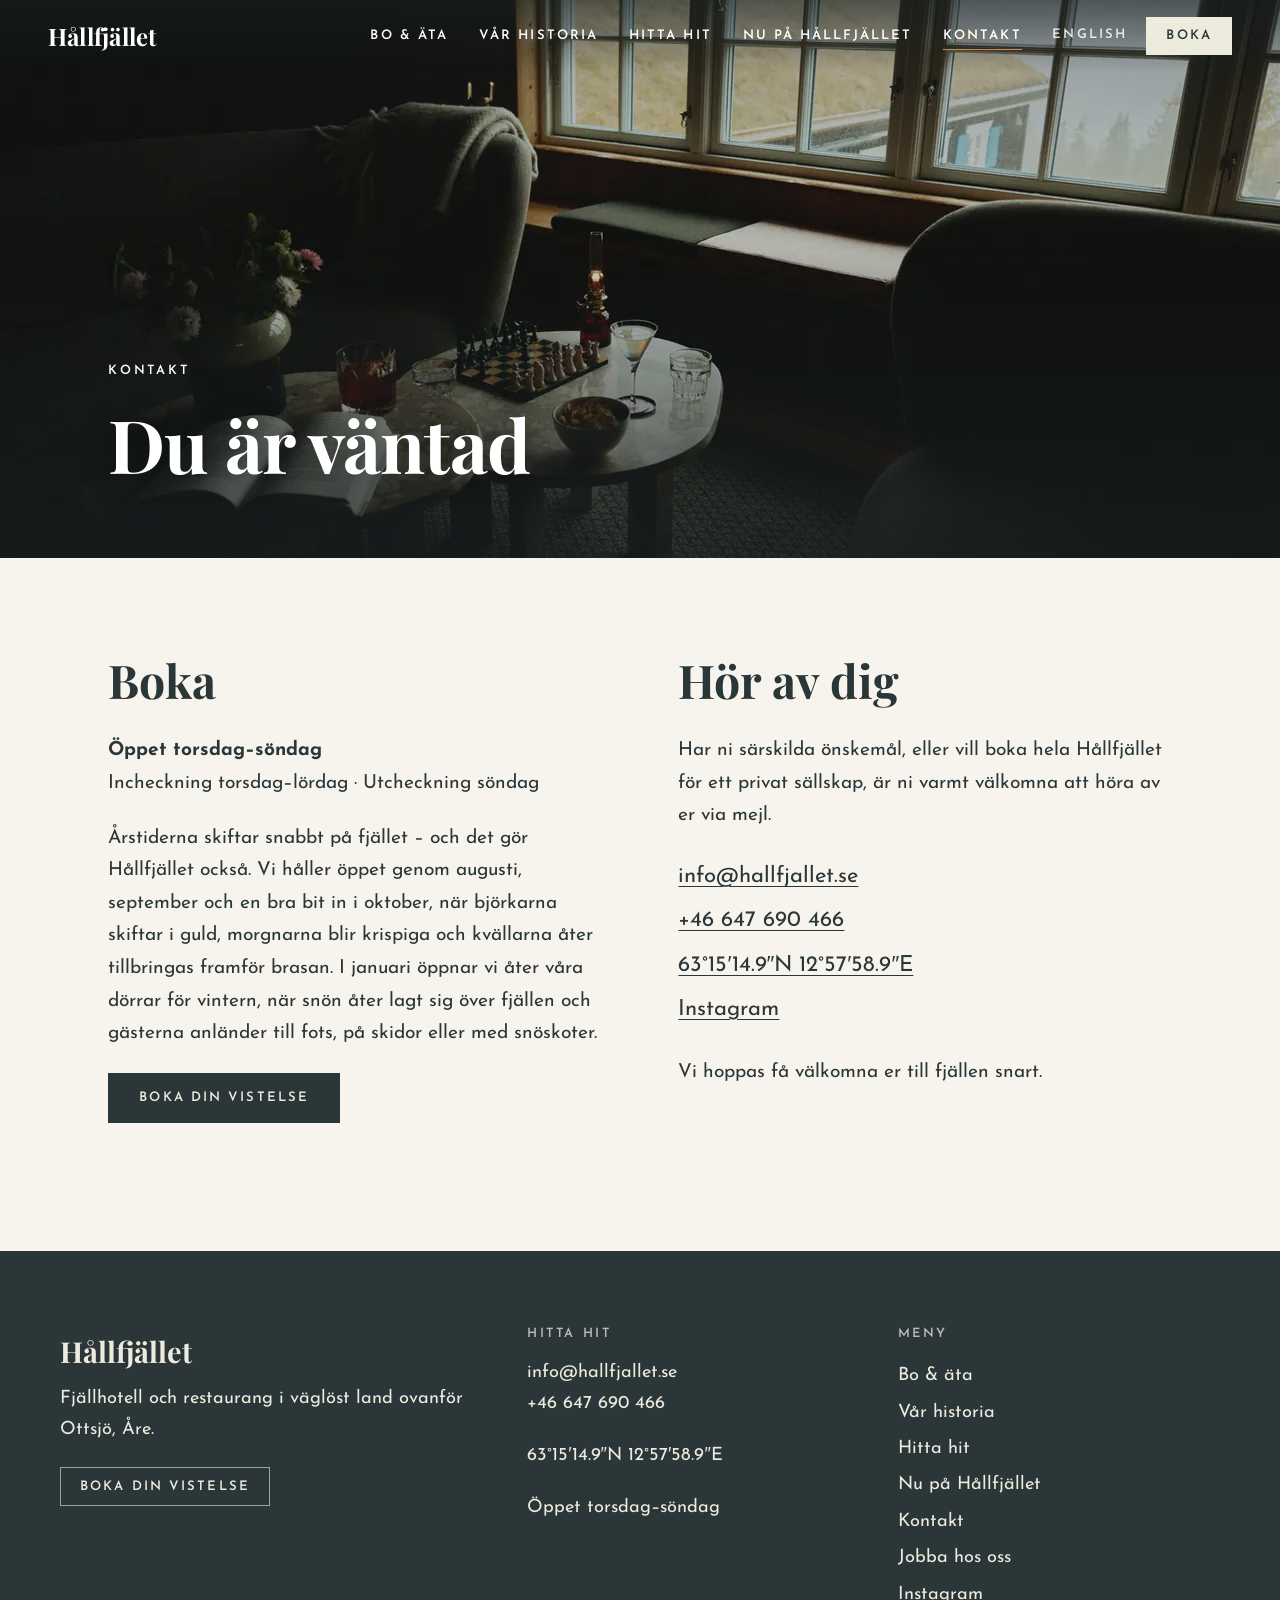
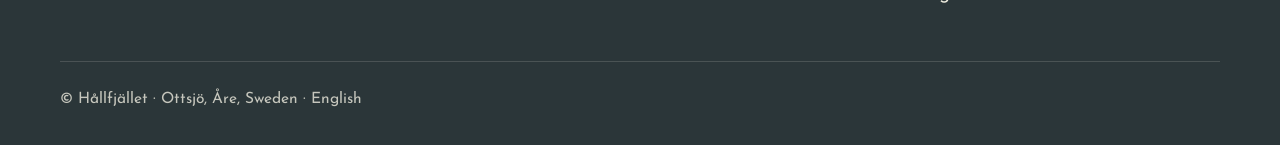
<file: sv/kontakt/index.html>
<!DOCTYPE html>
<html lang="sv">
<head>
<meta charset="UTF-8">
<meta name="viewport" content="width=device-width, initial-scale=1">
<title>Kontakt &amp; bokning – Hållfjället</title>
<meta name="description" content="Boka en vistelse på Hållfjället, eller hör av dig om privata sällskap och vägen upp till fjället.">
<meta name="theme-color" content="#2b3639">
<link rel="canonical" href="https://www.hallfjallet.se/sv/kontakt/">
<link rel="alternate" hreflang="sv" href="https://www.hallfjallet.se/sv/kontakt/">
<link rel="alternate" hreflang="en" href="https://www.hallfjallet.se/en/contact/">
<link rel="alternate" hreflang="x-default" href="https://www.hallfjallet.se/en/contact/">
<meta property="og:type" content="website">
<meta property="og:site_name" content="Hållfjället">
<meta property="og:title" content="Kontakt &amp; bokning – Hållfjället">
<meta property="og:description" content="Boka en vistelse på Hållfjället, eller hör av dig om privata sällskap och vägen upp till fjället.">
<meta property="og:url" content="https://www.hallfjallet.se/sv/kontakt/">
<meta property="og:image" content="https://www.hallfjallet.se/assets/img/og.jpg">
<meta property="og:locale" content="sv_SE">
<meta name="twitter:card" content="summary_large_image">
<link rel="icon" type="image/x-icon" href="/favicon.ico">
<link rel="apple-touch-icon" sizes="180x180" href="/apple-touch-icon.png">
<link rel="preconnect" href="https://fonts.googleapis.com">
<link rel="preconnect" href="https://fonts.gstatic.com" crossorigin>
<link href="https://fonts.googleapis.com/css2?family=Josefin+Sans:wght@300;400;600&family=Playfair+Display:ital,wght@0,400;0,700;1,400&display=swap" rel="stylesheet">
<link rel="stylesheet" href="/assets/style.css">
</head>
<body class="page-contact">
<a class="skip" href="#main">Hoppa till innehållet</a>
<header class="site-header" id="top">
  <a class="brand" href="/sv/" aria-label="Hållfjället – Hem">Hållfjället</a>
  <button class="nav-toggle" aria-expanded="false" aria-controls="nav"><span class="sr">Meny</span><span class="bars" aria-hidden="true"></span></button>
  <nav id="nav" class="site-nav" aria-label="Meny">
    <ul><li><a href="/sv/bo-och-ata/">Bo & äta</a></li><li><a href="/sv/var-historia/">Vår historia</a></li><li><a href="/sv/hitta-hit/">Hitta hit</a></li><li><a href="/sv/nu-pa-hallfjallet/">Nu på Hållfjället</a></li><li><a href="/sv/kontakt/" aria-current="page">Kontakt</a></li></ul>
    <div class="nav-actions">
      <a class="lang" href="/en/contact/" hreflang="en" lang="en">English</a>
      <a class="btn btn-solid btn-small" href="https://online.bookvisit.com/package?channelid=b6e866a4-7126-457c-83b1-7e566d886ac0&langid=1" target="_blank" rel="noopener">Boka</a>
    </div>
  </nav>
</header>
<main id="main">
<section class="hero">
  <img class="hero-img" src="/assets/img/sitting-room-1280.webp" srcset="/assets/img/sitting-room-640.webp 640w, /assets/img/sitting-room-1280.webp 1280w, /assets/img/sitting-room-1920.webp 1920w" sizes="100vw" alt="Ett sällskapsrum med stora fönster och ett lågt bord med böcker" loading="eager" decoding="async">
  <div class="hero-shade"></div>
  <div class="hero-inner">
    <p class="eyebrow">Kontakt</p>
    <h1>Du är väntad</h1>
    
    
  </div>
</section>
<section class="contact-grid">
  <div class="reveal">
    <h2>Boka</h2>
    <p><strong>Öppet torsdag–söndag</strong><br>Incheckning torsdag–lördag · Utcheckning söndag</p>
    <p>Årstiderna skiftar snabbt på fjället – och det gör Hållfjället också. Vi håller öppet genom augusti, september och en bra bit in i oktober, när björkarna skiftar i guld, morgnarna blir krispiga och kvällarna åter tillbringas framför brasan. I januari öppnar vi åter våra dörrar för vintern, när snön åter lagt sig över fjällen och gästerna anländer till fots, på skidor eller med snöskoter.</p>
    <p><a class="btn btn-solid" href="https://online.bookvisit.com/package?channelid=b6e866a4-7126-457c-83b1-7e566d886ac0&langid=1" target="_blank" rel="noopener">Boka din vistelse</a></p>
  </div>
  <div class="reveal">
    <h2>Hör av dig</h2>
    <p>Har ni särskilda önskemål, eller vill boka hela Hållfjället för ett privat sällskap, är ni varmt välkomna att höra av er via mejl.</p>
    <p class="contact-lines"><a href="mailto:info@hallfjallet.se">info@hallfjallet.se</a><br><a href="tel:+46647690466">+46 647 690 466</a><br><a href="https://maps.app.goo.gl/cN29GmALMJw5GViJA" target="_blank" rel="noopener">63°15′14.9″N 12°57′58.9″E</a><br><a href="https://instagram.com/hallfjallsgarden" target="_blank" rel="noopener">Instagram</a></p>
    <p>Vi hoppas få välkomna er till fjällen snart.</p>
  </div>
</section>
</main>
<footer class="site-footer">
  <div class="footer-grid">
    <div>
      <p class="footer-brand">Hållfjället</p>
      <p>Fjällhotell och restaurang i väglöst land ovanför Ottsjö, Åre.</p>
      <p><a class="btn btn-outline btn-small" href="https://online.bookvisit.com/package?channelid=b6e866a4-7126-457c-83b1-7e566d886ac0&langid=1" target="_blank" rel="noopener">Boka din vistelse</a></p>
    </div>
    <div>
      <h2>Hitta hit</h2>
      <p><a href="mailto:info@hallfjallet.se">info@hallfjallet.se</a><br><a href="tel:+46647690466">+46 647 690 466</a></p>
      <p><a href="https://maps.app.goo.gl/cN29GmALMJw5GViJA" target="_blank" rel="noopener">63°15′14.9″N 12°57′58.9″E</a></p>
      <p>Öppet torsdag–söndag</p>
    </div>
    <div>
      <h2>Meny</h2>
      <ul class="footer-links"><li><a href="/sv/bo-och-ata/">Bo & äta</a></li><li><a href="/sv/var-historia/">Vår historia</a></li><li><a href="/sv/hitta-hit/">Hitta hit</a></li><li><a href="/sv/nu-pa-hallfjallet/">Nu på Hållfjället</a></li><li><a href="/sv/kontakt/">Kontakt</a></li><li><a href="/sv/jobba-hos-oss/">Jobba hos oss</a></li><li><a href="https://instagram.com/hallfjallsgarden" target="_blank" rel="noopener">Instagram</a></li></ul>
    </div>
  </div>
  <p class="legal">© Hållfjället · Ottsjö, Åre, Sweden · <a href="/en/contact/" hreflang="en" lang="en">English</a></p>
</footer>
<script src="/assets/site.js" defer></script>
</body>
</html>
</file>
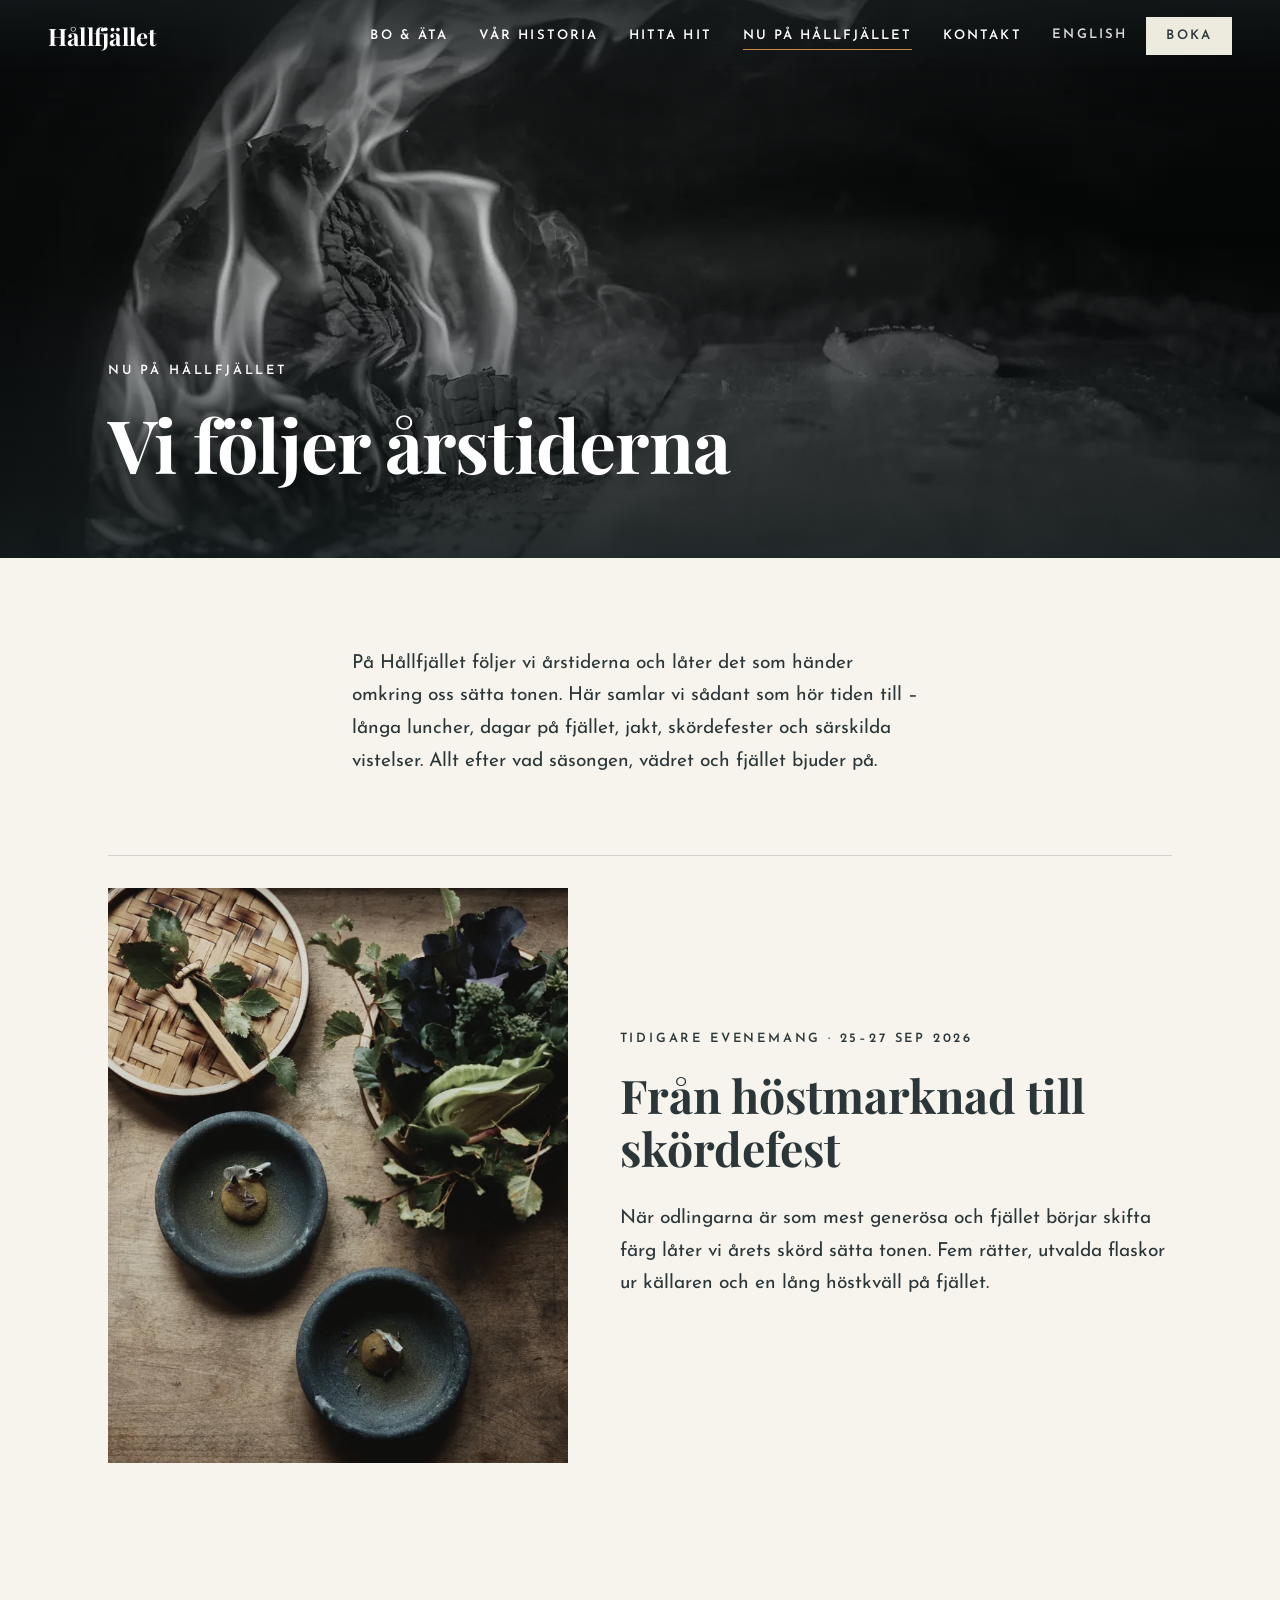
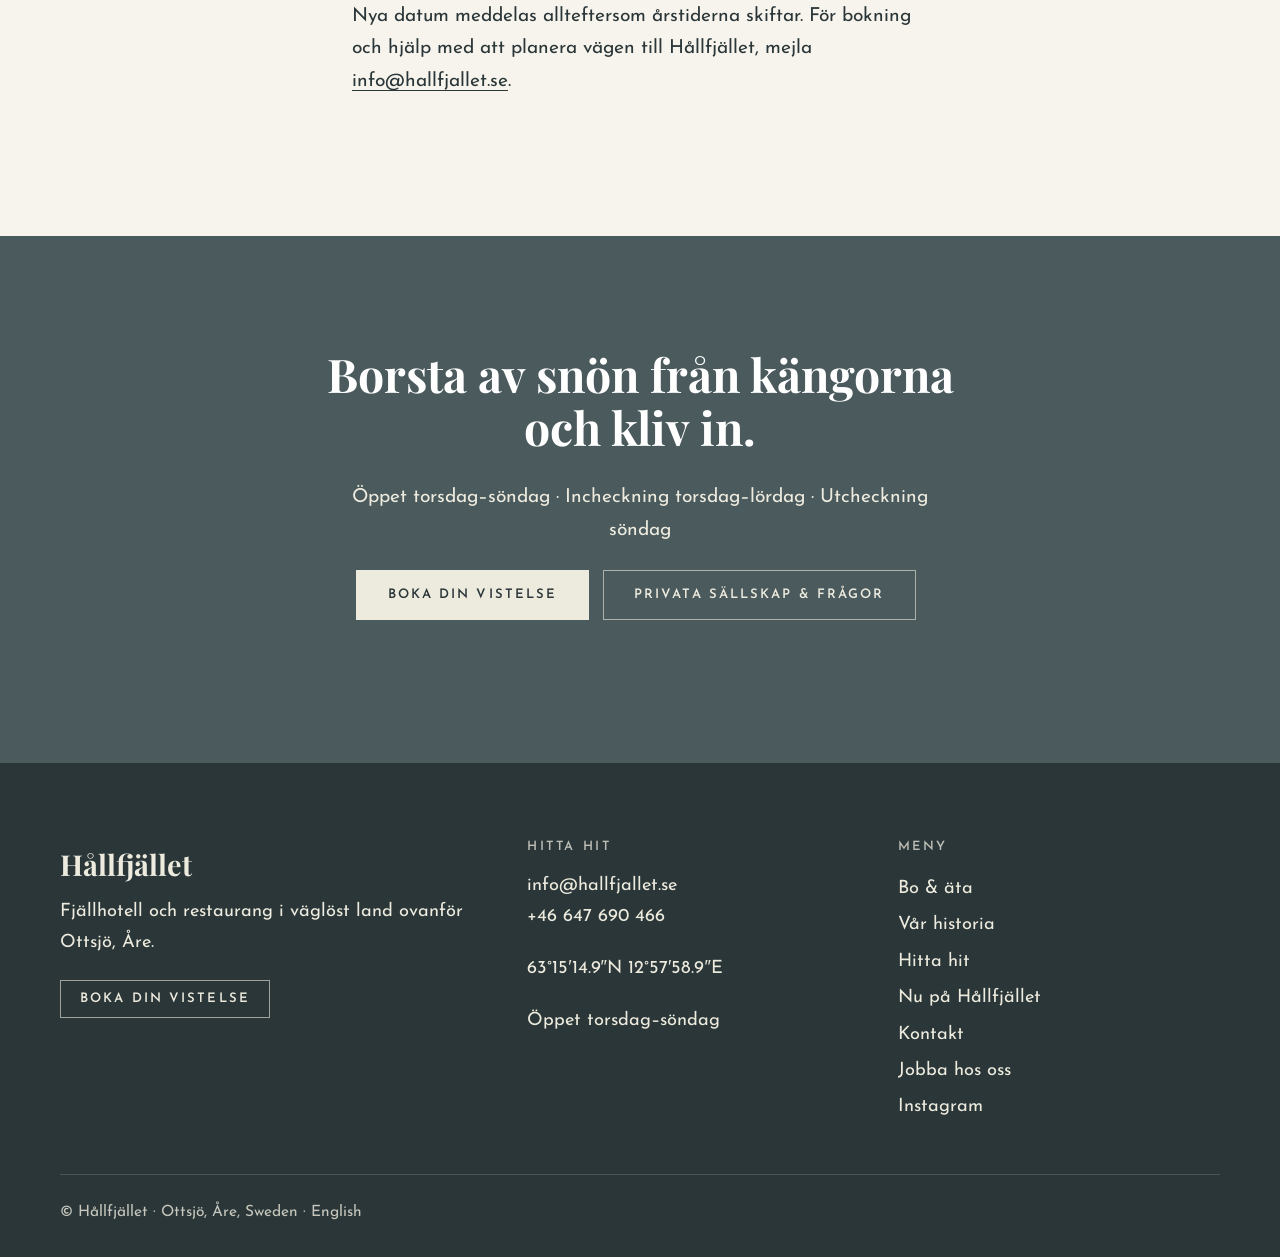
<file: sv/nu-pa-hallfjallet/index.html>
<!DOCTYPE html>
<html lang="sv">
<head>
<meta charset="UTF-8">
<meta name="viewport" content="width=device-width, initial-scale=1">
<title>Nu på Hållfjället – Hållfjället</title>
<meta name="description" content="Långa luncher, dagar på fjället, jakt, skördefester och särskilda vistelser – efter vad säsongen bjuder på.">
<meta name="theme-color" content="#2b3639">
<link rel="canonical" href="https://www.hallfjallet.se/sv/nu-pa-hallfjallet/">
<link rel="alternate" hreflang="sv" href="https://www.hallfjallet.se/sv/nu-pa-hallfjallet/">
<link rel="alternate" hreflang="en" href="https://www.hallfjallet.se/en/whats-on/">
<link rel="alternate" hreflang="x-default" href="https://www.hallfjallet.se/en/whats-on/">
<meta property="og:type" content="website">
<meta property="og:site_name" content="Hållfjället">
<meta property="og:title" content="Nu på Hållfjället – Hållfjället">
<meta property="og:description" content="Långa luncher, dagar på fjället, jakt, skördefester och särskilda vistelser – efter vad säsongen bjuder på.">
<meta property="og:url" content="https://www.hallfjallet.se/sv/nu-pa-hallfjallet/">
<meta property="og:image" content="https://www.hallfjallet.se/assets/img/og.jpg">
<meta property="og:locale" content="sv_SE">
<meta name="twitter:card" content="summary_large_image">
<link rel="icon" type="image/x-icon" href="/favicon.ico">
<link rel="apple-touch-icon" sizes="180x180" href="/apple-touch-icon.png">
<link rel="preconnect" href="https://fonts.googleapis.com">
<link rel="preconnect" href="https://fonts.gstatic.com" crossorigin>
<link href="https://fonts.googleapis.com/css2?family=Josefin+Sans:wght@300;400;600&family=Playfair+Display:ital,wght@0,400;0,700;1,400&display=swap" rel="stylesheet">
<link rel="stylesheet" href="/assets/style.css">
</head>
<body class="page-whatson">
<a class="skip" href="#main">Hoppa till innehållet</a>
<header class="site-header" id="top">
  <a class="brand" href="/sv/" aria-label="Hållfjället – Hem">Hållfjället</a>
  <button class="nav-toggle" aria-expanded="false" aria-controls="nav"><span class="sr">Meny</span><span class="bars" aria-hidden="true"></span></button>
  <nav id="nav" class="site-nav" aria-label="Meny">
    <ul><li><a href="/sv/bo-och-ata/">Bo & äta</a></li><li><a href="/sv/var-historia/">Vår historia</a></li><li><a href="/sv/hitta-hit/">Hitta hit</a></li><li><a href="/sv/nu-pa-hallfjallet/" aria-current="page">Nu på Hållfjället</a></li><li><a href="/sv/kontakt/">Kontakt</a></li></ul>
    <div class="nav-actions">
      <a class="lang" href="/en/whats-on/" hreflang="en" lang="en">English</a>
      <a class="btn btn-solid btn-small" href="https://online.bookvisit.com/package?channelid=b6e866a4-7126-457c-83b1-7e566d886ac0&langid=1" target="_blank" rel="noopener">Boka</a>
    </div>
  </nav>
</header>
<main id="main">
<section class="hero">
  <img class="hero-img" src="/assets/img/fire-1280.webp" srcset="/assets/img/fire-640.webp 640w, /assets/img/fire-1280.webp 1280w, /assets/img/fire-1920.webp 1920w" sizes="100vw" alt="Lågor i en vedeldad ugn" loading="eager" decoding="async">
  <div class="hero-shade"></div>
  <div class="hero-inner">
    <p class="eyebrow">Nu på Hållfjället</p>
    <h1>Vi följer årstiderna</h1>
    
    
  </div>
</section>
<section class="prose reveal">
  <p>På Hållfjället följer vi årstiderna och låter det som händer omkring oss sätta tonen. Här samlar vi sådant som hör tiden till – långa luncher, dagar på fjället, jakt, skördefester och särskilda vistelser. Allt efter vad säsongen, vädret och fjället bjuder på.</p>
</section>
<section class="events">
  <!-- To add an event: copy an <article class="event"> block below. Mark finished events with class "event past". -->
  <article class="event past reveal">
    <div class="event-media"><img src="/assets/img/tabletop-dishes-1280.webp" srcset="/assets/img/tabletop-dishes-640.webp 640w, /assets/img/tabletop-dishes-1280.webp 1280w" sizes="(min-width: 900px) 30vw, 100vw" alt="Blå skålar, en flätad brödkorg och gröna blad på ett träbord" loading="lazy" decoding="async"></div>
    <div class="event-text">
      <p class="eyebrow">Tidigare evenemang · 25–27 sep 2026</p>
      <h2>Från höstmarknad till skördefest</h2>
      <p>När odlingarna är som mest generösa och fjället börjar skifta färg låter vi årets skörd sätta tonen. Fem rätter, utvalda flaskor ur källaren och en lång höstkväll på fjället.</p>
    </div>
  </article>
</section>
<section class="prose reveal">
  <p>Nya datum meddelas allteftersom årstiderna skiftar. För bokning och hjälp med att planera vägen till Hållfjället, mejla <a href="mailto:info@hallfjallet.se">info@hallfjallet.se</a>.</p>
</section>
<section class="reserve">
  <div class="reserve-inner reveal">
    <h2>Borsta av snön från kängorna och kliv in.</h2>
    <p>Öppet torsdag–söndag · Incheckning torsdag–lördag · Utcheckning söndag</p>
    <p><a class="btn btn-solid" href="https://online.bookvisit.com/package?channelid=b6e866a4-7126-457c-83b1-7e566d886ac0&langid=1" target="_blank" rel="noopener">Boka din vistelse</a> <a class="btn btn-ghost" href="/sv/kontakt/">Privata sällskap & frågor</a></p>
  </div>
</section>
</main>
<footer class="site-footer">
  <div class="footer-grid">
    <div>
      <p class="footer-brand">Hållfjället</p>
      <p>Fjällhotell och restaurang i väglöst land ovanför Ottsjö, Åre.</p>
      <p><a class="btn btn-outline btn-small" href="https://online.bookvisit.com/package?channelid=b6e866a4-7126-457c-83b1-7e566d886ac0&langid=1" target="_blank" rel="noopener">Boka din vistelse</a></p>
    </div>
    <div>
      <h2>Hitta hit</h2>
      <p><a href="mailto:info@hallfjallet.se">info@hallfjallet.se</a><br><a href="tel:+46647690466">+46 647 690 466</a></p>
      <p><a href="https://maps.app.goo.gl/cN29GmALMJw5GViJA" target="_blank" rel="noopener">63°15′14.9″N 12°57′58.9″E</a></p>
      <p>Öppet torsdag–söndag</p>
    </div>
    <div>
      <h2>Meny</h2>
      <ul class="footer-links"><li><a href="/sv/bo-och-ata/">Bo & äta</a></li><li><a href="/sv/var-historia/">Vår historia</a></li><li><a href="/sv/hitta-hit/">Hitta hit</a></li><li><a href="/sv/nu-pa-hallfjallet/">Nu på Hållfjället</a></li><li><a href="/sv/kontakt/">Kontakt</a></li><li><a href="/sv/jobba-hos-oss/">Jobba hos oss</a></li><li><a href="https://instagram.com/hallfjallsgarden" target="_blank" rel="noopener">Instagram</a></li></ul>
    </div>
  </div>
  <p class="legal">© Hållfjället · Ottsjö, Åre, Sweden · <a href="/en/whats-on/" hreflang="en" lang="en">English</a></p>
</footer>
<script src="/assets/site.js" defer></script>
</body>
</html>
</file>
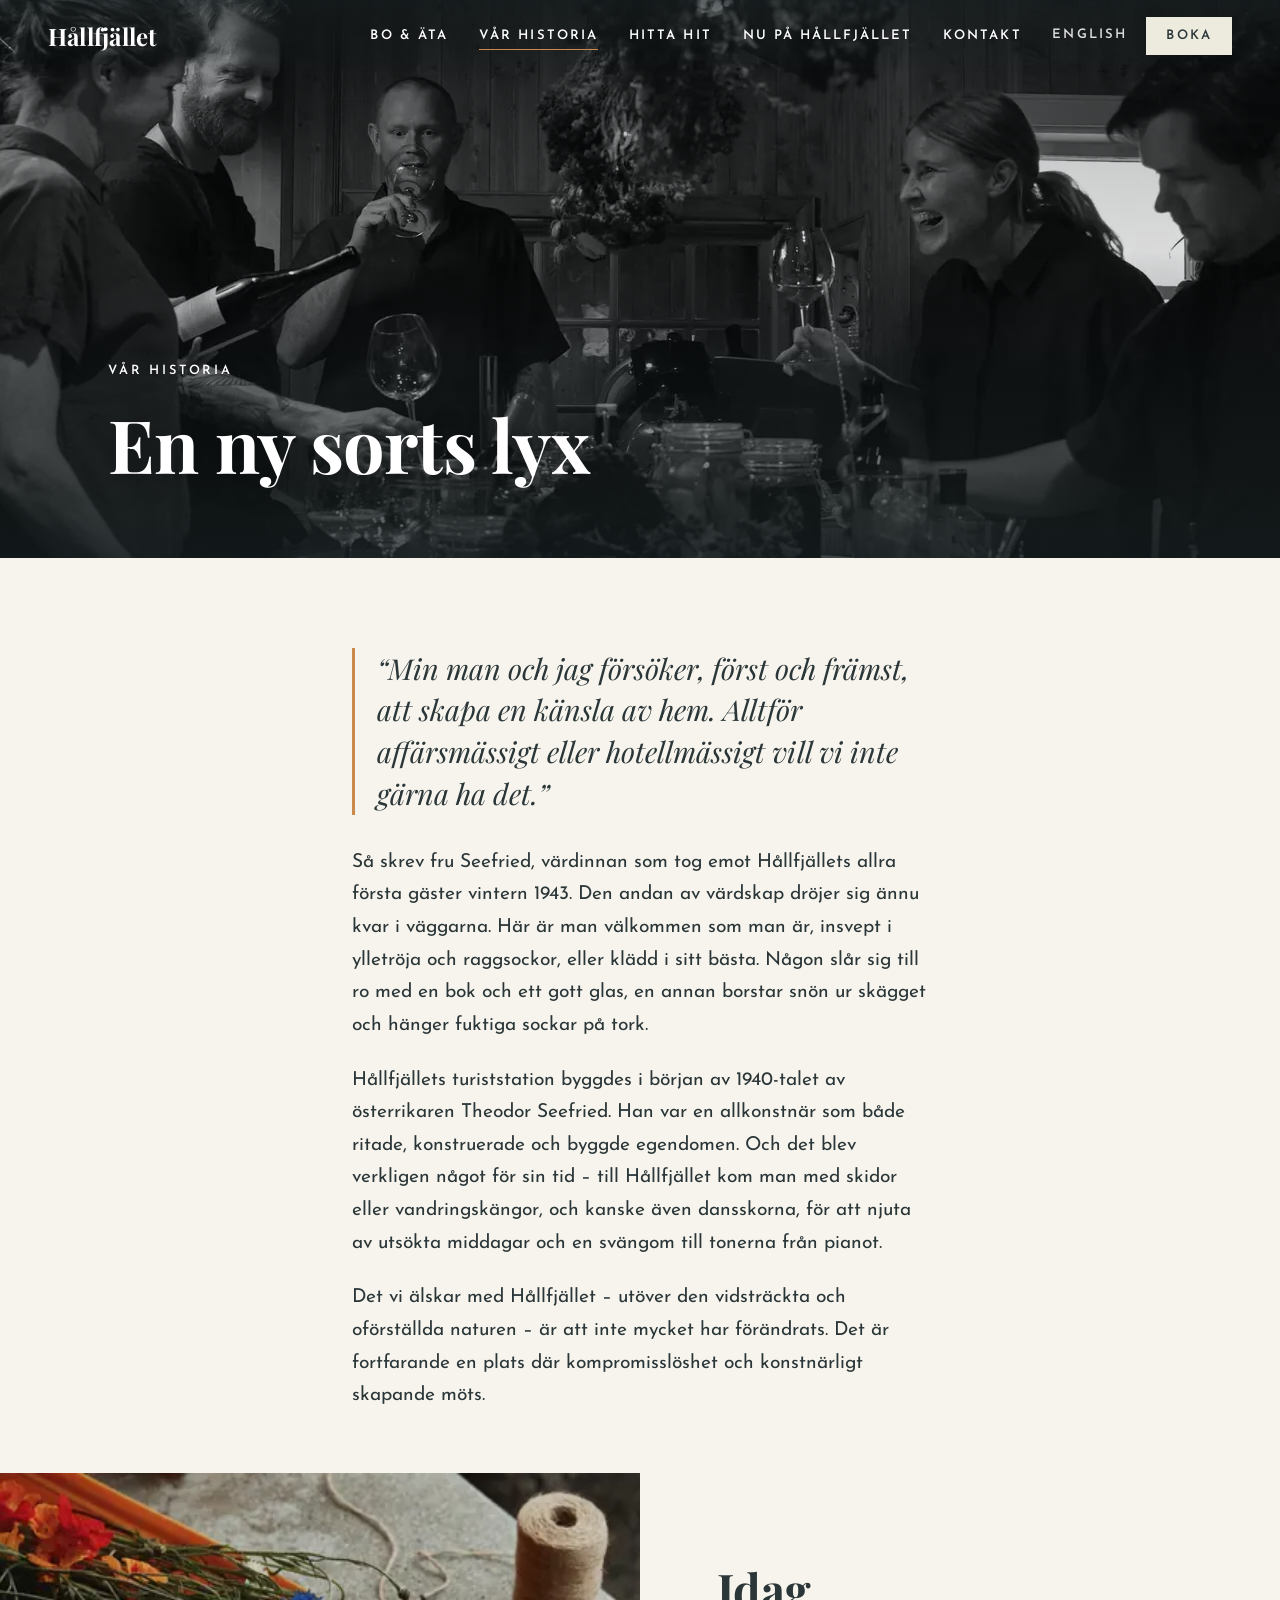
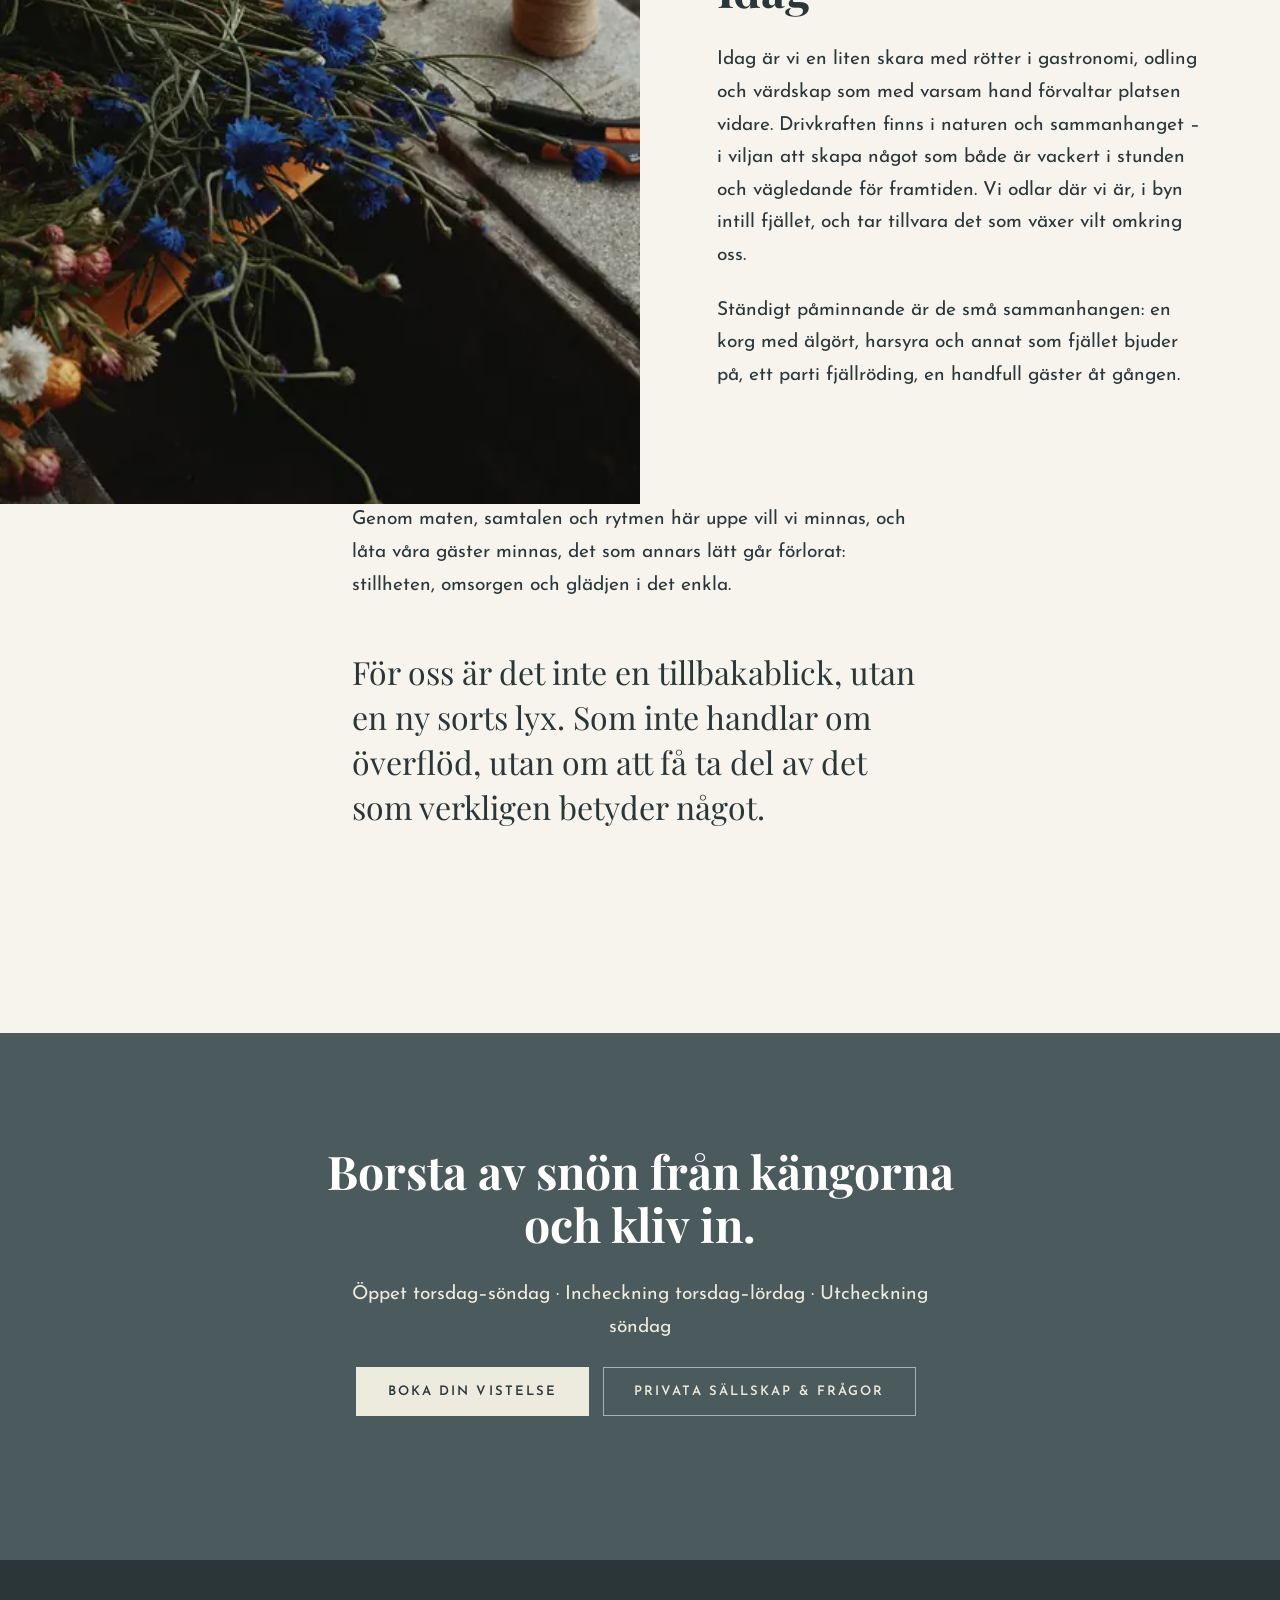
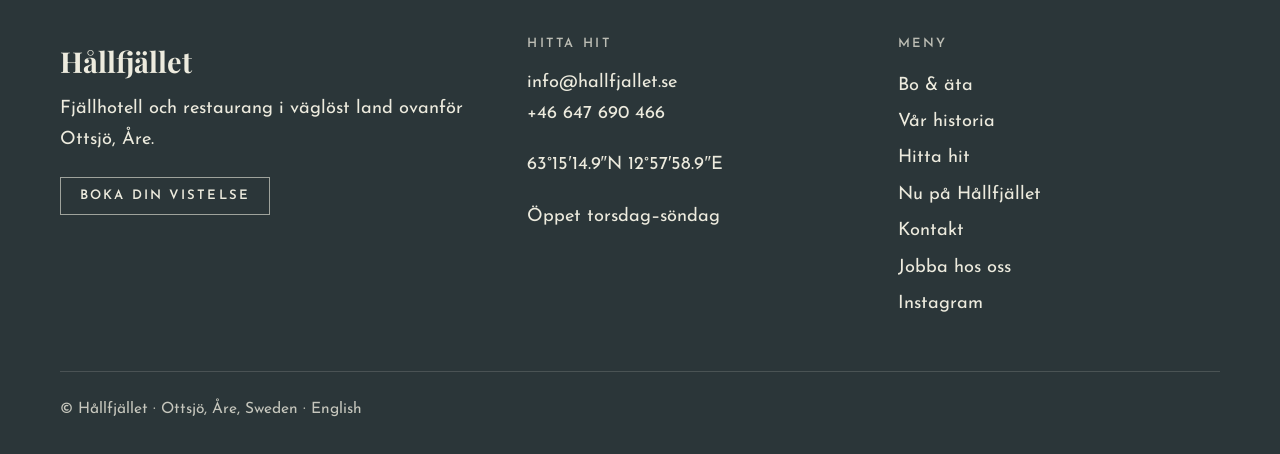
<file: sv/var-historia/index.html>
<!DOCTYPE html>
<html lang="sv">
<head>
<meta charset="UTF-8">
<meta name="viewport" content="width=device-width, initial-scale=1">
<title>Vår historia – Hållfjället</title>
<meta name="description" content="En fjällstation byggd i början av 1940-talet av Theodor Seefried – fortfarande en plats där konstnärligt skapande möts av kompromisslös hantverksskicklighet.">
<meta name="theme-color" content="#2b3639">
<link rel="canonical" href="https://www.hallfjallet.se/sv/var-historia/">
<link rel="alternate" hreflang="sv" href="https://www.hallfjallet.se/sv/var-historia/">
<link rel="alternate" hreflang="en" href="https://www.hallfjallet.se/en/our-story/">
<link rel="alternate" hreflang="x-default" href="https://www.hallfjallet.se/en/our-story/">
<meta property="og:type" content="website">
<meta property="og:site_name" content="Hållfjället">
<meta property="og:title" content="Vår historia – Hållfjället">
<meta property="og:description" content="En fjällstation byggd i början av 1940-talet av Theodor Seefried – fortfarande en plats där konstnärligt skapande möts av kompromisslös hantverksskicklighet.">
<meta property="og:url" content="https://www.hallfjallet.se/sv/var-historia/">
<meta property="og:image" content="https://www.hallfjallet.se/assets/img/og.jpg">
<meta property="og:locale" content="sv_SE">
<meta name="twitter:card" content="summary_large_image">
<link rel="icon" type="image/x-icon" href="/favicon.ico">
<link rel="apple-touch-icon" sizes="180x180" href="/apple-touch-icon.png">
<link rel="preconnect" href="https://fonts.googleapis.com">
<link rel="preconnect" href="https://fonts.gstatic.com" crossorigin>
<link href="https://fonts.googleapis.com/css2?family=Josefin+Sans:wght@300;400;600&family=Playfair+Display:ital,wght@0,400;0,700;1,400&display=swap" rel="stylesheet">
<link rel="stylesheet" href="/assets/style.css">
</head>
<body class="page-story">
<a class="skip" href="#main">Hoppa till innehållet</a>
<header class="site-header" id="top">
  <a class="brand" href="/sv/" aria-label="Hållfjället – Hem">Hållfjället</a>
  <button class="nav-toggle" aria-expanded="false" aria-controls="nav"><span class="sr">Meny</span><span class="bars" aria-hidden="true"></span></button>
  <nav id="nav" class="site-nav" aria-label="Meny">
    <ul><li><a href="/sv/bo-och-ata/">Bo & äta</a></li><li><a href="/sv/var-historia/" aria-current="page">Vår historia</a></li><li><a href="/sv/hitta-hit/">Hitta hit</a></li><li><a href="/sv/nu-pa-hallfjallet/">Nu på Hållfjället</a></li><li><a href="/sv/kontakt/">Kontakt</a></li></ul>
    <div class="nav-actions">
      <a class="lang" href="/en/our-story/" hreflang="en" lang="en">English</a>
      <a class="btn btn-solid btn-small" href="https://online.bookvisit.com/package?channelid=b6e866a4-7126-457c-83b1-7e566d886ac0&langid=1" target="_blank" rel="noopener">Boka</a>
    </div>
  </nav>
</header>
<main id="main">
<section class="hero">
  <img class="hero-img" src="/assets/img/team-table-1280.webp" srcset="/assets/img/team-table-640.webp 640w, /assets/img/team-table-1280.webp 1280w, /assets/img/team-table-1920.webp 1920w" sizes="100vw" alt="Teamet skrattar kring det långa bordet i köket" loading="eager" decoding="async">
  <div class="hero-shade"></div>
  <div class="hero-inner">
    <p class="eyebrow">Vår historia</p>
    <h1>En ny sorts lyx</h1>
    
    
  </div>
</section>
<section class="prose reveal">
  <blockquote class="pull"><p>“Min man och jag försöker, först och främst, att skapa en känsla av hem. Alltför affärsmässigt eller hotellmässigt vill vi inte gärna ha det.”</p></blockquote>
  <p>Så skrev fru Seefried, värdinnan som tog emot Hållfjällets allra första gäster vintern 1943. Den andan av värdskap dröjer sig ännu kvar i väggarna. Här är man välkommen som man är, insvept i ylletröja och raggsockor, eller klädd i sitt bästa. Någon slår sig till ro med en bok och ett gott glas, en annan borstar snön ur skägget och hänger fuktiga sockar på tork.</p>
  <p>Hållfjällets turiststation byggdes i början av 1940-talet av österrikaren Theodor Seefried. Han var en allkonstnär som både ritade, konstruerade och byggde egendomen. Och det blev verkligen något för sin tid – till Hållfjället kom man med skidor eller vandringskängor, och kanske även dansskorna, för att njuta av utsökta middagar och en svängom till tonerna från pianot.</p>
  <p>Det vi älskar med Hållfjället – utöver den vidsträckta och oförställda naturen – är att inte mycket har förändrats. Det är fortfarande en plats där kompromisslöshet och konstnärligt skapande möts.</p>
</section>
<section class="split">
  <div class="split-media reveal"><img src="/assets/img/wildflowers-1280.webp" srcset="/assets/img/wildflowers-640.webp 640w, /assets/img/wildflowers-1280.webp 1280w, /assets/img/wildflowers-1920.webp 1920w" sizes="(min-width: 900px) 50vw, 100vw" alt="Vilda blommor och sekatör på en stenbänk" loading="lazy" decoding="async"></div>
  <div class="split-text reveal">
    <h2>Idag</h2>
    <p>Idag är vi en liten skara med rötter i gastronomi, odling och värdskap som med varsam hand förvaltar platsen vidare. Drivkraften finns i naturen och sammanhanget – i viljan att skapa något som både är vackert i stunden och vägledande för framtiden. Vi odlar där vi är, i byn intill fjället, och tar tillvara det som växer vilt omkring oss.</p><p>Ständigt påminnande är de små sammanhangen: en korg med älgört, harsyra och annat som fjället bjuder på, ett parti fjällröding, en handfull gäster åt gången.</p>
    
  </div>
</section>
<section class="prose prose-end reveal">
  <p>Genom maten, samtalen och rytmen här uppe vill vi minnas, och låta våra gäster minnas, det som annars lätt går förlorat: stillheten, omsorgen och glädjen i det enkla.</p>
  <p class="big">För oss är det inte en tillbakablick, utan en ny sorts lyx. Som inte handlar om överflöd, utan om att få ta del av det som verkligen betyder något.</p>
</section>
<section class="reserve">
  <div class="reserve-inner reveal">
    <h2>Borsta av snön från kängorna och kliv in.</h2>
    <p>Öppet torsdag–söndag · Incheckning torsdag–lördag · Utcheckning söndag</p>
    <p><a class="btn btn-solid" href="https://online.bookvisit.com/package?channelid=b6e866a4-7126-457c-83b1-7e566d886ac0&langid=1" target="_blank" rel="noopener">Boka din vistelse</a> <a class="btn btn-ghost" href="/sv/kontakt/">Privata sällskap & frågor</a></p>
  </div>
</section>
</main>
<footer class="site-footer">
  <div class="footer-grid">
    <div>
      <p class="footer-brand">Hållfjället</p>
      <p>Fjällhotell och restaurang i väglöst land ovanför Ottsjö, Åre.</p>
      <p><a class="btn btn-outline btn-small" href="https://online.bookvisit.com/package?channelid=b6e866a4-7126-457c-83b1-7e566d886ac0&langid=1" target="_blank" rel="noopener">Boka din vistelse</a></p>
    </div>
    <div>
      <h2>Hitta hit</h2>
      <p><a href="mailto:info@hallfjallet.se">info@hallfjallet.se</a><br><a href="tel:+46647690466">+46 647 690 466</a></p>
      <p><a href="https://maps.app.goo.gl/cN29GmALMJw5GViJA" target="_blank" rel="noopener">63°15′14.9″N 12°57′58.9″E</a></p>
      <p>Öppet torsdag–söndag</p>
    </div>
    <div>
      <h2>Meny</h2>
      <ul class="footer-links"><li><a href="/sv/bo-och-ata/">Bo & äta</a></li><li><a href="/sv/var-historia/">Vår historia</a></li><li><a href="/sv/hitta-hit/">Hitta hit</a></li><li><a href="/sv/nu-pa-hallfjallet/">Nu på Hållfjället</a></li><li><a href="/sv/kontakt/">Kontakt</a></li><li><a href="/sv/jobba-hos-oss/">Jobba hos oss</a></li><li><a href="https://instagram.com/hallfjallsgarden" target="_blank" rel="noopener">Instagram</a></li></ul>
    </div>
  </div>
  <p class="legal">© Hållfjället · Ottsjö, Åre, Sweden · <a href="/en/our-story/" hreflang="en" lang="en">English</a></p>
</footer>
<script src="/assets/site.js" defer></script>
</body>
</html>
</file>
<file: assets/style.css>
/* Hållfjället – static site styles */
:root {
  --ink: #2b3639;          /* deep slate */
  --slate: #4b5a5d;        /* brand slate (from the original page) */
  --slate-soft: #6d7c7f;
  --cream: #edebde;        /* warm off-white (from the previous site) */
  --paper: #f6f4ec;
  --ember: #c98a4b;        /* firelight accent */
  --ember-dark: #8a5424;
  --line: rgba(43, 54, 57, 0.18);
  --serif: "Playfair Display", Georgia, "Times New Roman", serif;
  --sans: "Josefin Sans", "Helvetica Neue", Arial, sans-serif;
  --max: 1160px;
  --gutter: clamp(1.25rem, 4vw, 3rem);
  --header-h: 4.5rem;
}

*, *::before, *::after { box-sizing: border-box; }
html { scroll-behavior: smooth; -webkit-text-size-adjust: 100%; scroll-padding-top: var(--header-h); }
body {
  margin: 0;
  background: var(--paper);
  color: var(--ink);
  font-family: var(--sans);
  font-weight: 400;
  font-size: clamp(1.05rem, 0.98rem + 0.3vw, 1.2rem);
  line-height: 1.7;
  -webkit-font-smoothing: antialiased;
}
img { display: block; max-width: 100%; height: auto; }
a { color: inherit; text-underline-offset: 0.2em; text-decoration-thickness: 1px; }
a:hover { color: var(--ember-dark); }
:focus-visible { outline: 3px solid var(--ember); outline-offset: 3px; border-radius: 2px; }
h1, h2, h3 { font-family: var(--serif); font-weight: 700; line-height: 1.15; margin: 0 0 0.6em; }
h1 { font-size: clamp(2.6rem, 1.4rem + 6vw, 6rem); letter-spacing: -0.01em; }
h2 { font-size: clamp(1.8rem, 1.3rem + 2vw, 2.9rem); }
h3 { font-size: 1.4rem; }
p { margin: 0 0 1.15em; }
.sr { position: absolute; width: 1px; height: 1px; overflow: hidden; clip: rect(0 0 0 0); white-space: nowrap; }
.skip { position: absolute; left: 1rem; top: -4rem; background: var(--cream); color: var(--ink); padding: 0.6rem 1rem; z-index: 100; }
.skip:focus { top: 1rem; }
.eyebrow { font-size: 0.8rem; letter-spacing: 0.22em; text-transform: uppercase; font-weight: 600; margin: 0 0 1.2rem; }

/* ---------- buttons */
.btn {
  display: inline-block; font-family: var(--sans); font-weight: 600; font-size: 0.82rem; letter-spacing: 0.16em; text-transform: uppercase;
  text-decoration: none; padding: 1rem 1.9rem; border: 1.5px solid transparent; transition: background 0.2s, color 0.2s, border-color 0.2s;
  margin: 0 0.5rem 0.6rem 0; line-height: 1.2; text-align: center;
}
.btn-small { padding: 0.65rem 1.2rem; margin: 0; }
.btn-solid { background: var(--cream); color: var(--ink); border-color: var(--cream); }
.btn-solid:hover { background: #fff; color: var(--ink); }
.btn-ghost { color: #fff; border-color: rgba(255, 255, 255, 0.7); }
.btn-ghost:hover { background: rgba(255, 255, 255, 0.14); color: #fff; }
.btn-outline { color: var(--cream); border-color: rgba(237, 235, 222, 0.6); }
.btn-outline:hover { background: var(--cream); color: var(--ink); }
.prose .btn-solid, .facts .btn-solid, .contact-grid .btn-solid { background: var(--ink); color: var(--cream); border-color: var(--ink); }
.prose .btn-solid:hover, .facts .btn-solid:hover, .contact-grid .btn-solid:hover { background: var(--slate); color: #fff; }
.facts .btn-outline { color: var(--ink); border-color: var(--ink); }
.facts .btn-outline:hover { background: var(--ink); color: var(--cream); }

/* ---------- header */
.site-header {
  position: fixed; inset: 0 0 auto 0; z-index: 50; height: var(--header-h);
  display: flex; align-items: center; justify-content: space-between; padding: 0 var(--gutter);
  color: #fff; transition: background 0.3s, box-shadow 0.3s;
  background: linear-gradient(to bottom, rgba(24, 31, 33, 0.55), rgba(24, 31, 33, 0));
}
.site-header.scrolled, .nav-open .site-header { background: var(--ink); box-shadow: 0 1px 0 rgba(255, 255, 255, 0.08); }
.brand { font-family: var(--serif); font-weight: 700; font-size: 1.5rem; text-decoration: none; color: #fff; letter-spacing: 0.01em; }
.brand:hover { color: #fff; }
.site-nav ul { list-style: none; display: flex; gap: clamp(1rem, 2.4vw, 2.2rem); margin: 0; padding: 0; }
.site-nav a { text-decoration: none; color: #fff; font-size: 0.82rem; letter-spacing: 0.16em; text-transform: uppercase; font-weight: 600; padding: 0.4rem 0; border-bottom: 1.5px solid transparent; }
.site-nav a:hover, .site-nav a[aria-current="page"] { color: #fff; border-bottom-color: var(--ember); }
.site-nav { display: flex; align-items: center; gap: clamp(1rem, 2.4vw, 2.2rem); }
.nav-actions { display: flex; align-items: center; gap: 1.2rem; }
.site-nav .btn-small { padding: 0.65rem 1.2rem; border: 1.5px solid var(--cream); color: var(--ink); }
.site-nav .btn-small:hover { color: var(--ink); border-color: #fff; }
.site-nav .lang { opacity: 0.85; }
.nav-toggle { display: none; background: none; border: 0; width: 3rem; height: 3rem; padding: 0; cursor: pointer; color: #fff; }
.nav-toggle .bars, .nav-toggle .bars::before, .nav-toggle .bars::after { display: block; width: 1.6rem; height: 2px; background: currentColor; margin: 0 auto; position: relative; transition: transform 0.25s, top 0.25s, background 0.2s; }
.nav-toggle .bars::before, .nav-toggle .bars::after { content: ""; position: absolute; left: 0; }
.nav-toggle .bars::before { top: -0.5rem; }
.nav-toggle .bars::after { top: 0.5rem; }
.nav-open .nav-toggle .bars { background: transparent; }
.nav-open .nav-toggle .bars::before { top: 0; transform: rotate(45deg); }
.nav-open .nav-toggle .bars::after { top: 0; transform: rotate(-45deg); }

@media (max-width: 960px) {
  .nav-toggle { display: block; }
  .site-nav {
    position: fixed; inset: var(--header-h) 0 0 0; background: var(--ink); flex-direction: column; justify-content: flex-start; align-items: flex-start;
    padding: 2rem var(--gutter); gap: 2rem; transform: translateY(-1rem); opacity: 0; visibility: hidden; transition: opacity 0.25s, transform 0.25s, visibility 0.25s; overflow-y: auto;
  }
  .nav-open .site-nav { opacity: 1; transform: none; visibility: visible; }
  .site-nav ul { flex-direction: column; gap: 1.2rem; }
  .site-nav a { font-size: 1.1rem; }
  .nav-actions { flex-direction: row; }
}

/* ---------- hero */
.hero { position: relative; color: #fff; min-height: 62vh; display: flex; align-items: flex-end; overflow: hidden; background: var(--ink); }
.hero-tall { min-height: 100vh; min-height: 100svh; align-items: center; }
.hero-img { position: absolute; inset: 0; width: 100%; height: 100%; object-fit: cover; }
.hero-shade { position: absolute; inset: 0; background: linear-gradient(to top, rgba(22, 29, 31, 0.78), rgba(22, 29, 31, 0.15) 55%, rgba(22, 29, 31, 0.35)); }
.hero-inner { position: relative; width: 100%; max-width: var(--max); margin: 0 auto; padding: calc(var(--header-h) + 3rem) var(--gutter) clamp(3rem, 8vh, 5.5rem); }
.hero-tall .hero-inner { text-align: center; }
.hero h1 { margin-bottom: 0.3em; text-shadow: 0 2px 30px rgba(0, 0, 0, 0.35); }
.hero .lead { max-width: 36rem; font-size: 1.15em; margin: 0 0 2rem; }
.hero-tall .lead { margin-left: auto; margin-right: auto; }
.hero:not(.hero-tall) h1 { font-size: clamp(2.3rem, 1.2rem + 5vw, 4.6rem); margin-bottom: 0; }

/* ---------- sections */
section { position: relative; }
.intro { max-width: 46rem; margin: 0 auto; padding: clamp(4rem, 9vw, 7rem) var(--gutter) clamp(2rem, 5vw, 4rem); text-align: center; }
.intro .drop { font-family: var(--serif); font-size: clamp(1.4rem, 1.1rem + 1.4vw, 2.1rem); line-height: 1.4; }
.prose { max-width: 42rem; margin: 0 auto; padding: clamp(3.5rem, 7vw, 6rem) var(--gutter) clamp(1.5rem, 3vw, 3rem); }
.prose-end { padding-top: 0; padding-bottom: clamp(3.5rem, 7vw, 6rem); }
.prose h2 { margin-top: 1.5em; }
.prose .big { font-family: var(--serif); font-size: clamp(1.4rem, 1.1rem + 1.4vw, 2rem); line-height: 1.4; margin-top: 1.5em; }
.pull { margin: 0 0 2rem; padding-left: 1.4rem; border-left: 3px solid var(--ember); font-family: var(--serif); font-style: italic; font-size: clamp(1.35rem, 1.1rem + 1vw, 1.8rem); line-height: 1.45; }
.pull p { margin: 0; }
.more { font-weight: 600; font-size: 0.82rem; letter-spacing: 0.16em; text-transform: uppercase; text-decoration: none; border-bottom: 1.5px solid var(--ember); padding-bottom: 0.2rem; }

.split { display: grid; grid-template-columns: 1fr 1fr; gap: 0; align-items: stretch; max-width: 1400px; margin: 0 auto; }
.split-media { overflow: hidden; background: var(--ink); min-height: 22rem; }
.split-media img { width: 100%; height: 100%; object-fit: cover; }
.split-media.tall { min-height: 36rem; }
.split-text { padding: clamp(2.5rem, 7vw, 6rem) clamp(1.5rem, 6vw, 5.5rem); display: flex; flex-direction: column; justify-content: center; }
.split.reverse .split-media { order: 2; }
@media (max-width: 800px) {
  .split { grid-template-columns: 1fr; }
  .split.reverse .split-media { order: 0; }
  .split-media, .split-media.tall { min-height: 0; aspect-ratio: 4 / 3; }
  .split-text { padding: 2.5rem var(--gutter) 3.5rem; }
}

.quote-band { position: relative; color: #fff; overflow: hidden; margin: clamp(1rem, 3vw, 3rem) 0; }
.quote-band > img { position: absolute; inset: 0; width: 100%; height: 100%; object-fit: cover; }
.quote-shade { position: absolute; inset: 0; background: rgba(24, 31, 33, 0.55); }
.quote-band blockquote { position: relative; max-width: 50rem; margin: 0 auto; padding: clamp(5rem, 14vw, 10rem) var(--gutter); text-align: center; }
.quote-band blockquote p { font-family: var(--serif); font-style: italic; font-size: clamp(1.5rem, 1.1rem + 2vw, 2.5rem); line-height: 1.35; margin-bottom: 1.5rem; }
.quote-band footer { font-size: 0.8rem; letter-spacing: 0.2em; text-transform: uppercase; font-weight: 600; }

.gallery { padding: clamp(1rem, 3vw, 3rem) 0 0; }
.gallery-grid { display: grid; grid-template-columns: repeat(4, 1fr); gap: 0.4rem; }
.gallery figure { margin: 0; aspect-ratio: 3 / 4; overflow: hidden; background: var(--ink); }
.gallery img { width: 100%; height: 100%; object-fit: cover; transition: transform 0.8s ease; }
.gallery figure:hover img { transform: scale(1.04); }
@media (max-width: 800px) { .gallery-grid { grid-template-columns: repeat(2, 1fr); } }

.facts { max-width: 52rem; margin: 0 auto; padding: 1rem var(--gutter) clamp(3rem, 6vw, 5rem); }
.facts dl { margin: 2rem 0; border-top: 1px solid var(--line); }
.facts dl > div { display: grid; grid-template-columns: 11rem 1fr; gap: 1.5rem; padding: 1.1rem 0; border-bottom: 1px solid var(--line); }
.facts dt { font-weight: 600; letter-spacing: 0.1em; text-transform: uppercase; font-size: 0.8rem; padding-top: 0.35rem; }
.facts dd { margin: 0; }
@media (max-width: 600px) { .facts dl > div { grid-template-columns: 1fr; gap: 0.2rem; } }

.events { max-width: var(--max); margin: 0 auto; padding: 1rem var(--gutter); }
.event { display: grid; grid-template-columns: 1fr 1.2fr; gap: clamp(1.5rem, 4vw, 3.5rem); align-items: center; padding: 2rem 0; border-top: 1px solid var(--line); }
.event-media { aspect-ratio: 4 / 5; overflow: hidden; background: var(--ink); }
.event-media img { width: 100%; height: 100%; object-fit: cover; }
.event.past .event-media img { filter: grayscale(0.4); }
@media (max-width: 800px) { .event { grid-template-columns: 1fr; } .event-media { aspect-ratio: 4 / 3; } }

.jobs { max-width: 52rem; margin: 0 auto; padding: 0 var(--gutter); }
.job { border-top: 1px solid var(--line); padding: 2rem 0; }
.job h3 { margin-bottom: 0.2em; }
.job .meta { font-size: 0.8rem; letter-spacing: 0.16em; text-transform: uppercase; font-weight: 600; color: var(--ember-dark); margin-bottom: 1rem; }
.job ul { margin: 0 0 1.2rem; padding-left: 1.2rem; }

.contact-grid { max-width: var(--max); margin: 0 auto; padding: clamp(3.5rem, 8vw, 6rem) var(--gutter); display: grid; grid-template-columns: 1fr 1fr; gap: clamp(2rem, 6vw, 5rem); }
.contact-lines { font-size: 1.15em; line-height: 2; }
@media (max-width: 800px) { .contact-grid { grid-template-columns: 1fr; } }

.reserve { background: var(--slate); color: var(--cream); text-align: center; margin-top: clamp(3rem, 6vw, 5rem); }
.reserve-inner { max-width: 46rem; margin: 0 auto; padding: clamp(4rem, 9vw, 7rem) var(--gutter); }
.reserve h2 { color: #fff; }
.reserve .btn-ghost { color: var(--cream); border-color: rgba(237, 235, 222, 0.6); }

/* ---------- footer */
.site-footer { background: var(--ink); color: var(--cream); padding: clamp(3rem, 6vw, 5rem) var(--gutter) 2rem; font-size: 0.95em; }
.site-footer a { text-decoration: none; }
.site-footer a:hover { color: #fff; text-decoration: underline; }
.footer-grid { max-width: var(--max); margin: 0 auto; display: grid; grid-template-columns: 1.3fr 1fr 1fr; gap: 3rem; }
.footer-brand { font-family: var(--serif); font-weight: 700; font-size: 1.8rem; margin-bottom: 0.5rem; }
.site-footer h2 { font-family: var(--sans); font-size: 0.8rem; letter-spacing: 0.2em; text-transform: uppercase; font-weight: 600; margin-bottom: 1rem; opacity: 0.75; }
.footer-links { list-style: none; margin: 0; padding: 0; line-height: 2; }
.legal { max-width: var(--max); margin: 3rem auto 0; padding-top: 1.5rem; border-top: 1px solid rgba(237, 235, 222, 0.2); font-size: 0.85em; opacity: 0.8; }
@media (max-width: 800px) { .footer-grid { grid-template-columns: 1fr; gap: 2rem; } }

/* ---------- splash (root language picker) */
body.splash { min-height: 100vh; min-height: 100svh; display: grid; place-items: center; text-align: center; color: #fff; background: var(--ink) url("/fall.webp") center / cover; position: relative; }
body.splash::before { content: ""; position: absolute; inset: 0; background: rgba(24, 31, 33, 0.5); }
.splash-inner { position: relative; padding: 2rem var(--gutter); }
.splash h1 { margin-bottom: 0.2em; }
.splash .lead { margin-bottom: 2rem; }

/* ---------- motion */
.reveal { opacity: 0; transform: translateY(18px); transition: opacity 0.9s ease, transform 0.9s ease; }
.reveal.in, .no-js .reveal { opacity: 1; transform: none; }
@media (prefers-reduced-motion: reduce) {
  html { scroll-behavior: auto; }
  .reveal { opacity: 1; transform: none; transition: none; }
  .gallery img, .btn, .site-nav { transition: none; }
}
@media print { .site-header, .nav-toggle { display: none; } .hero { min-height: 0; color: #000; } }
</file>
